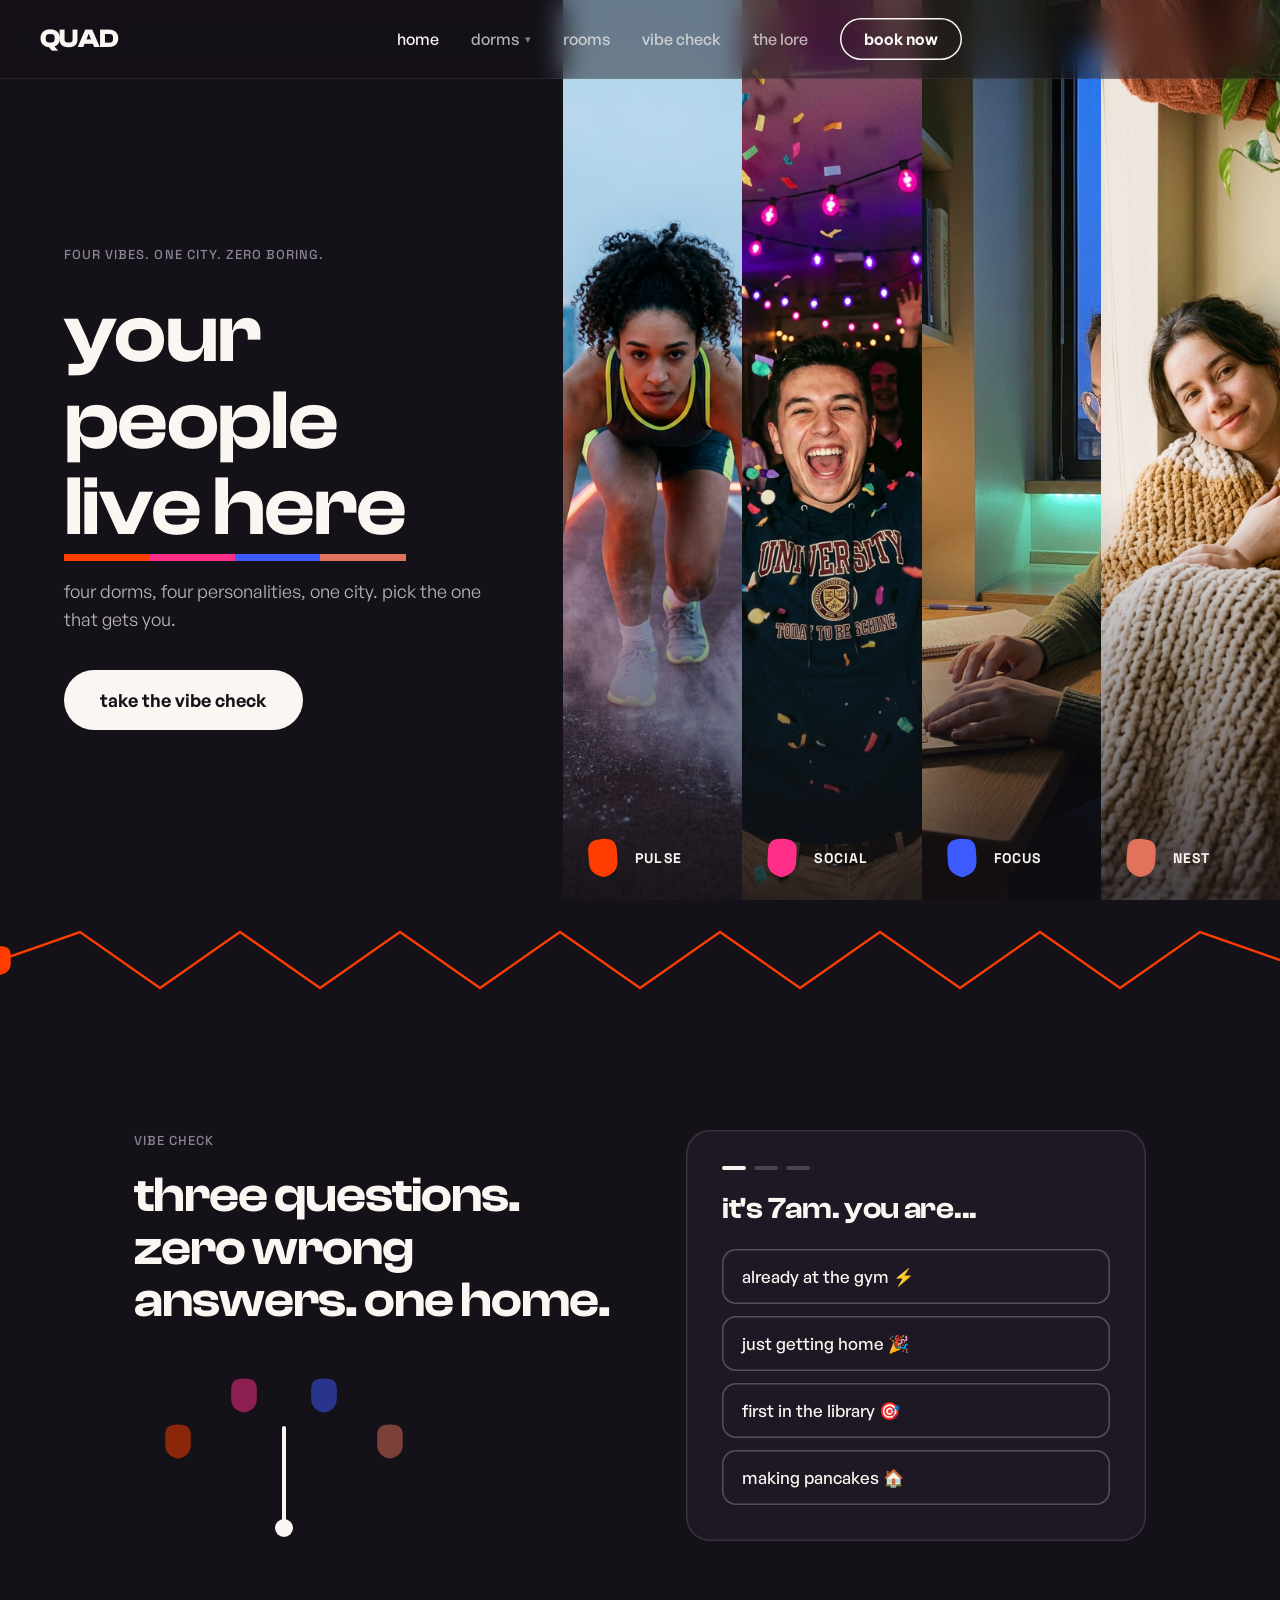
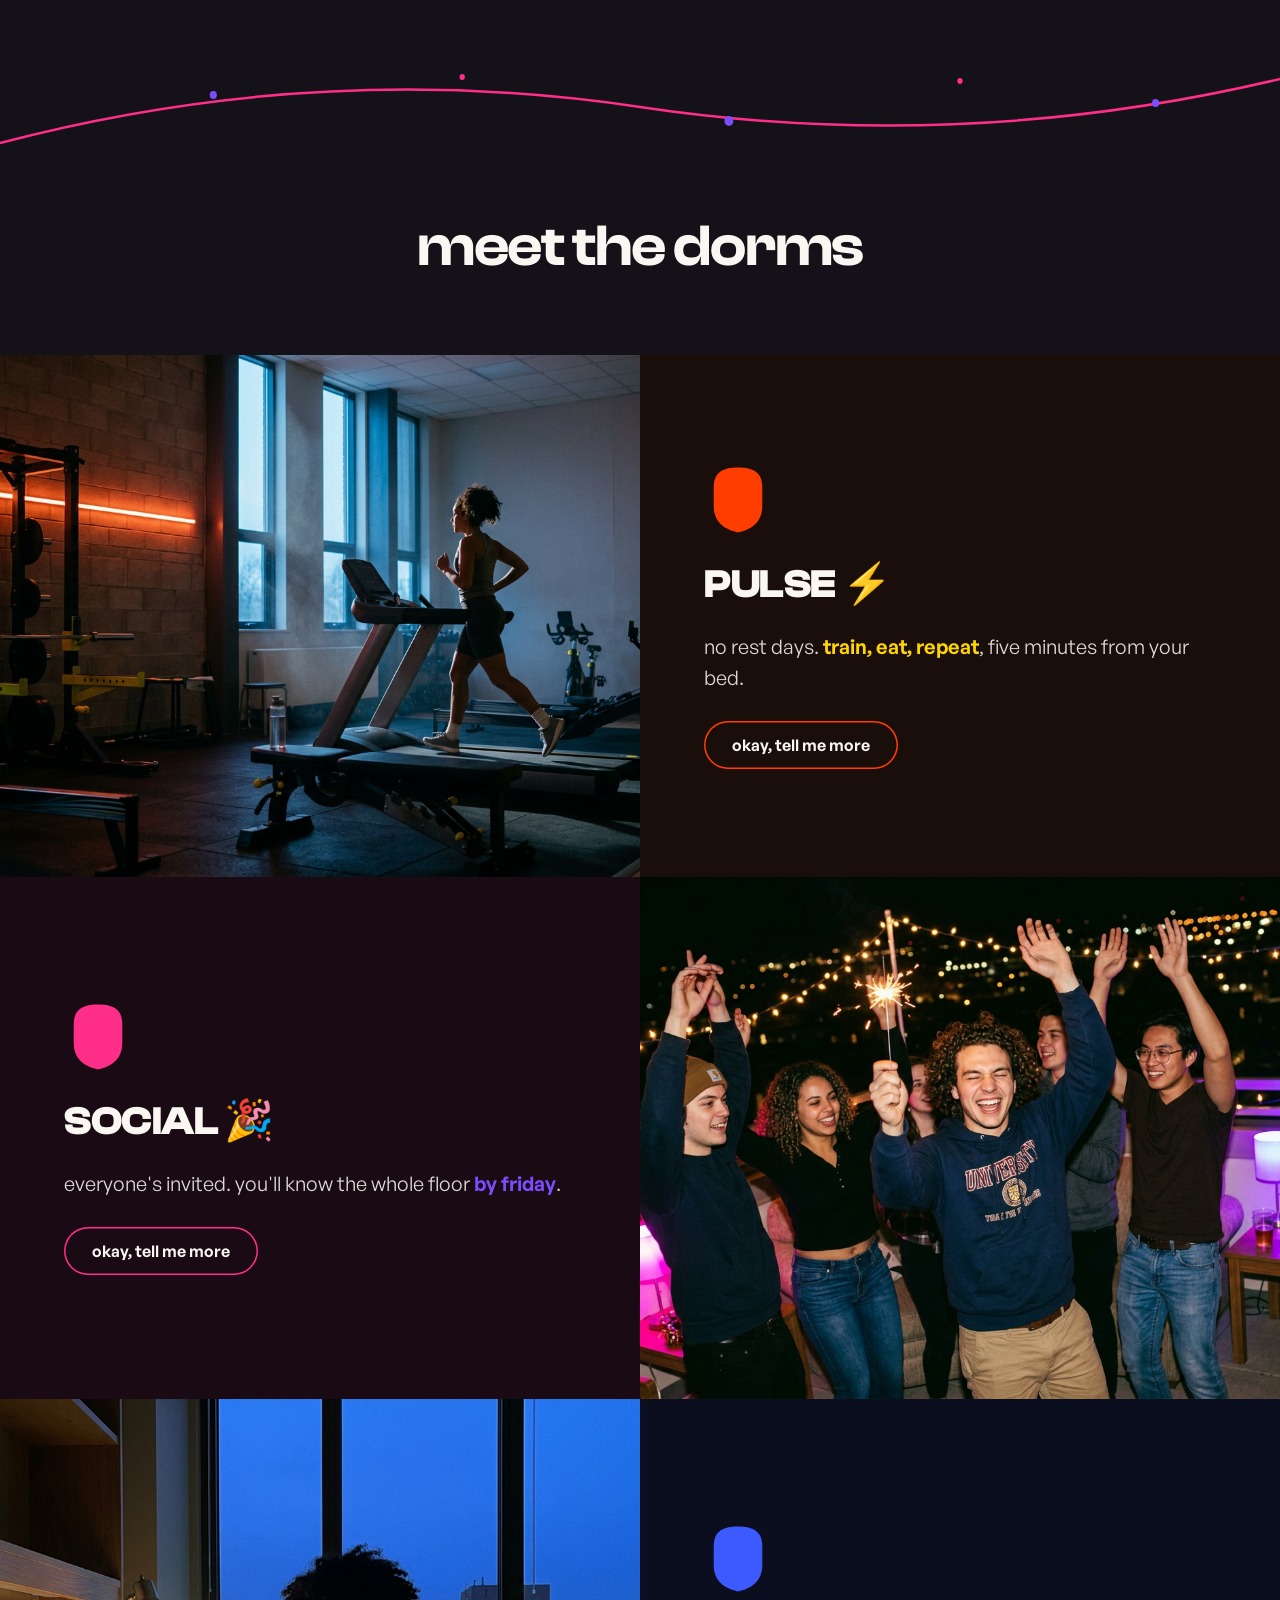
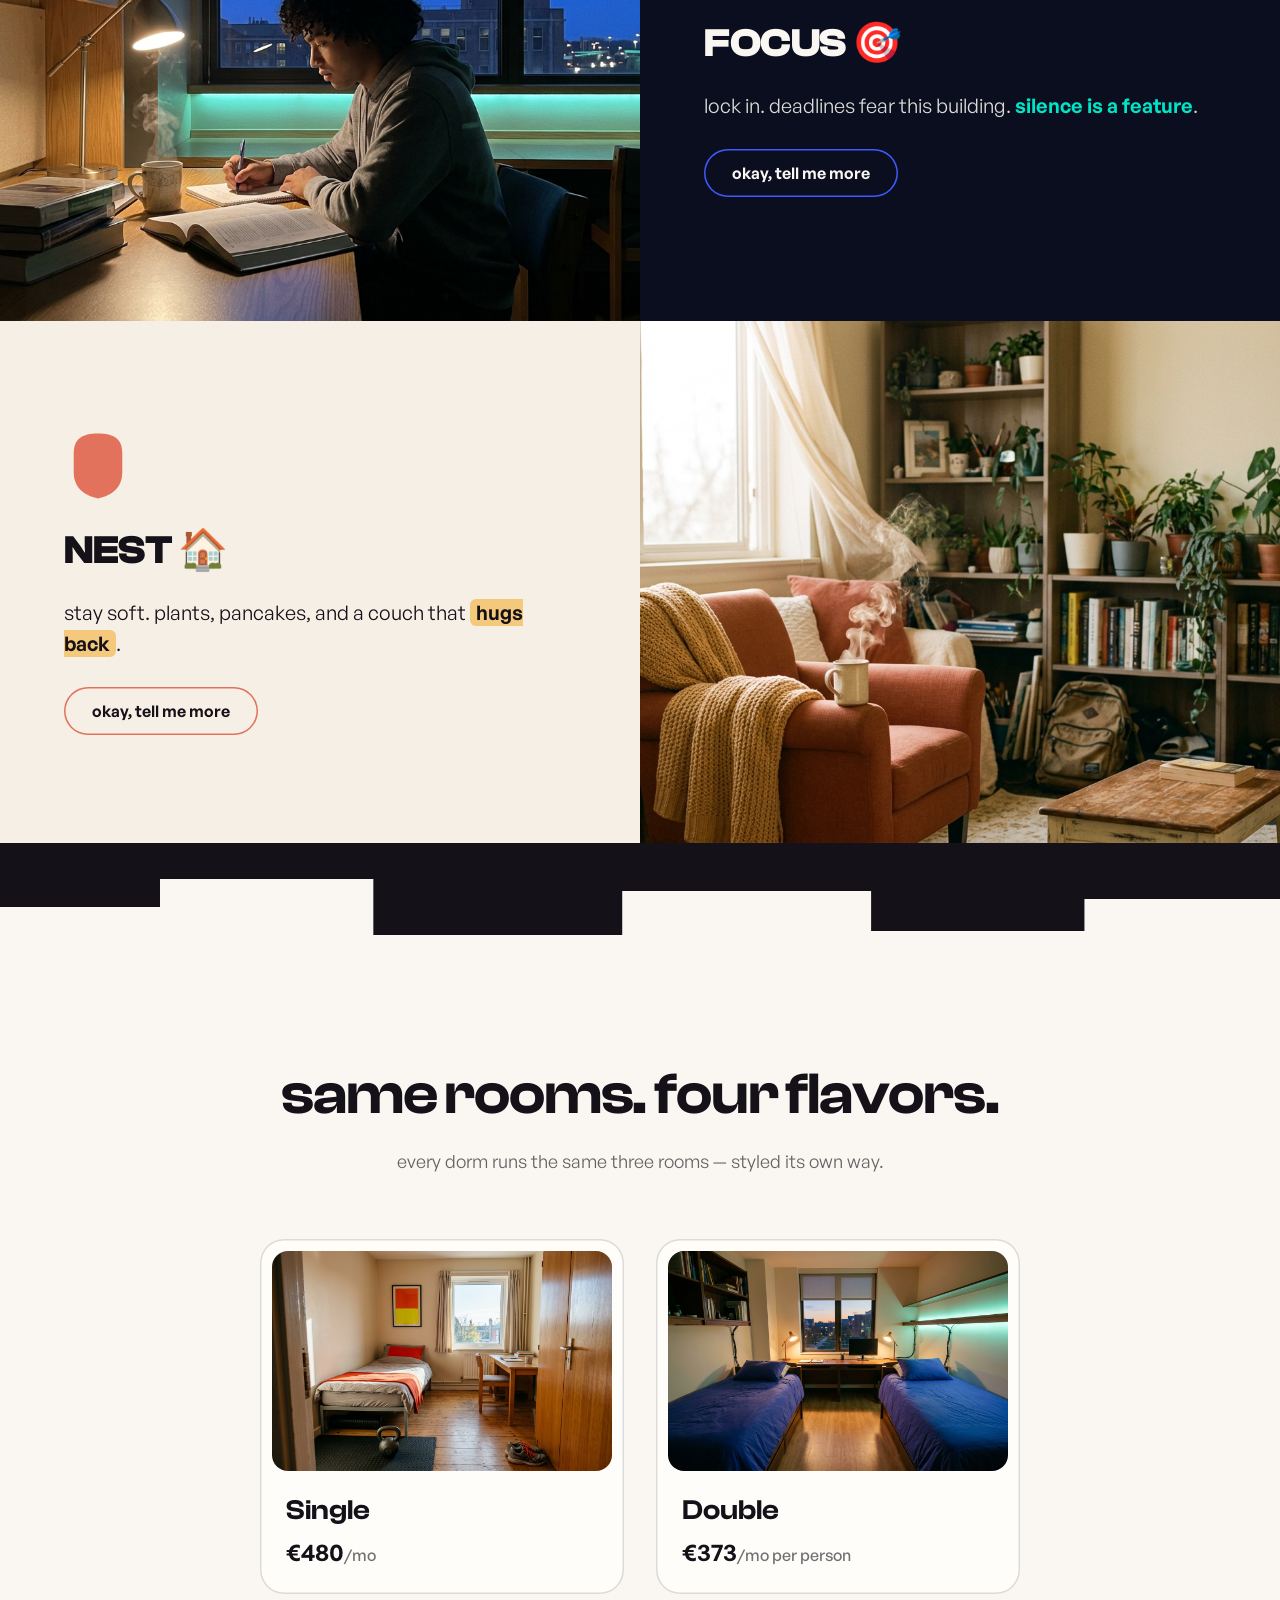
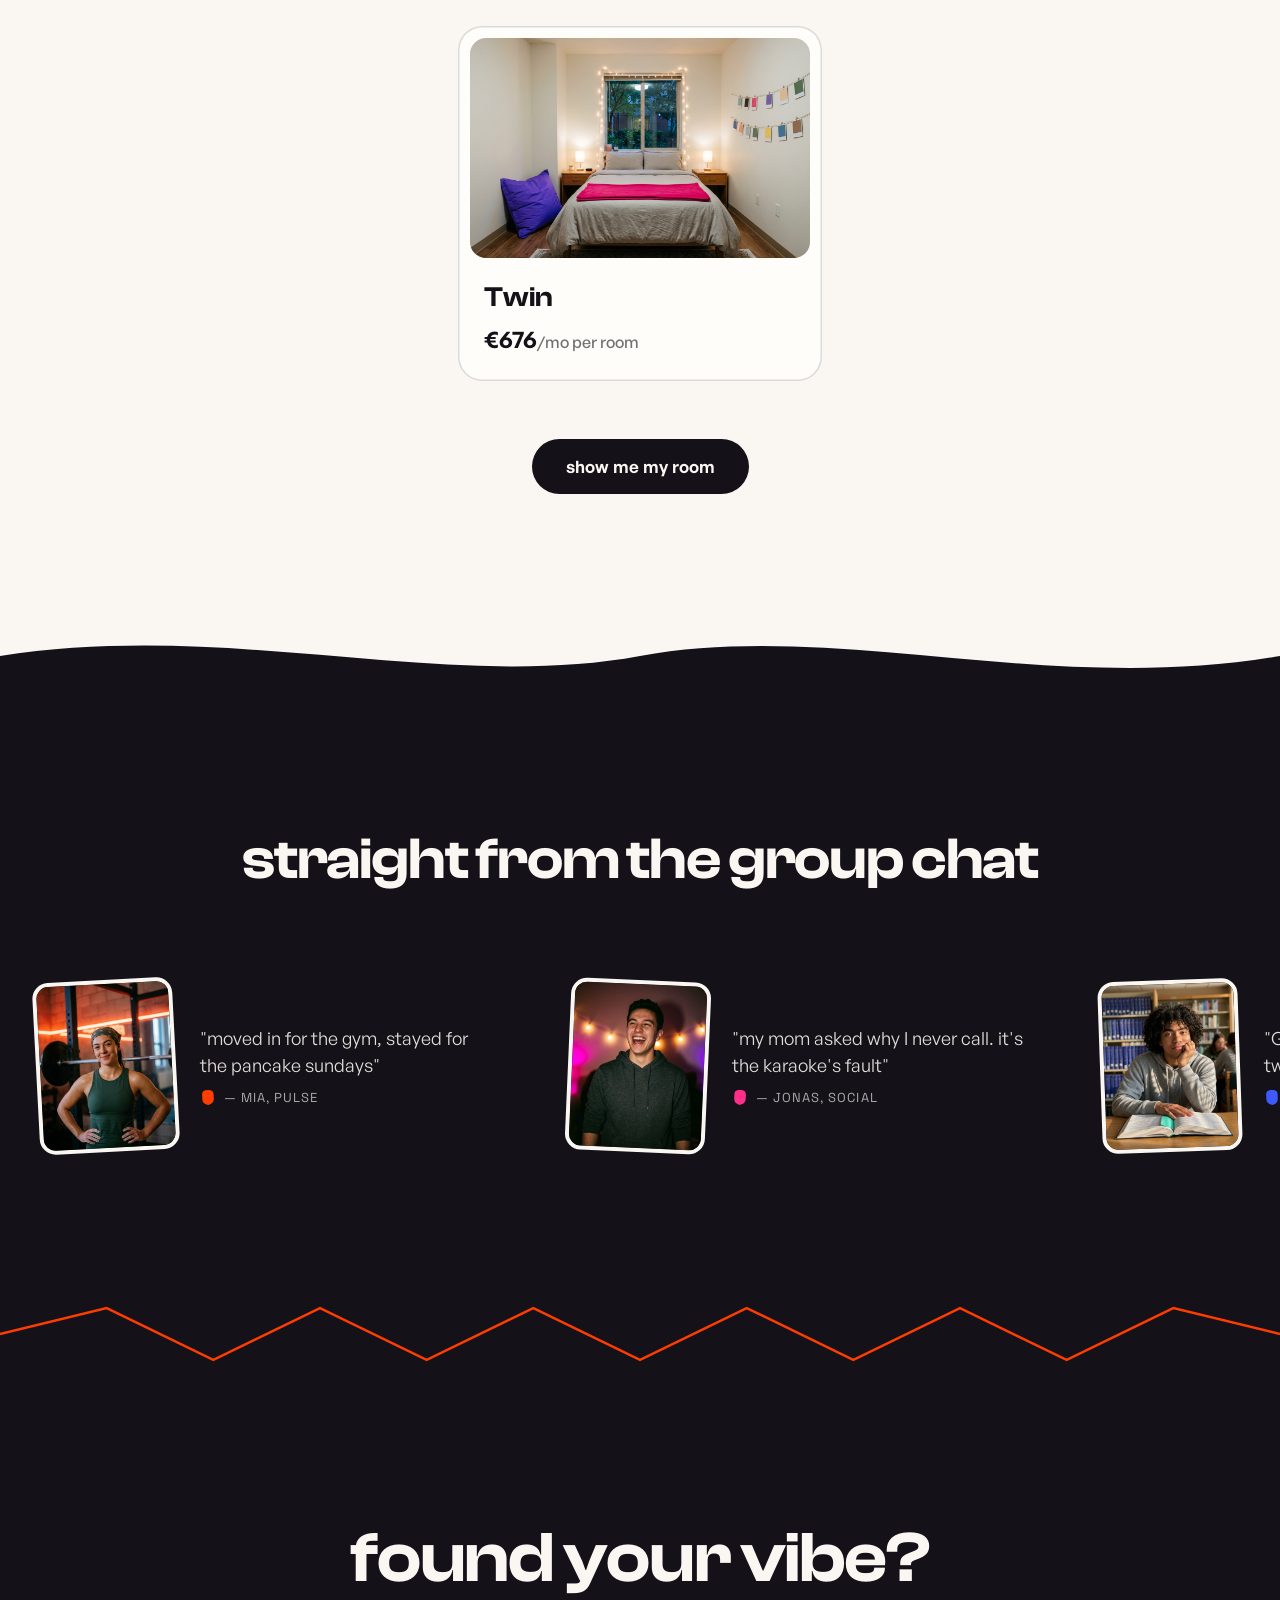
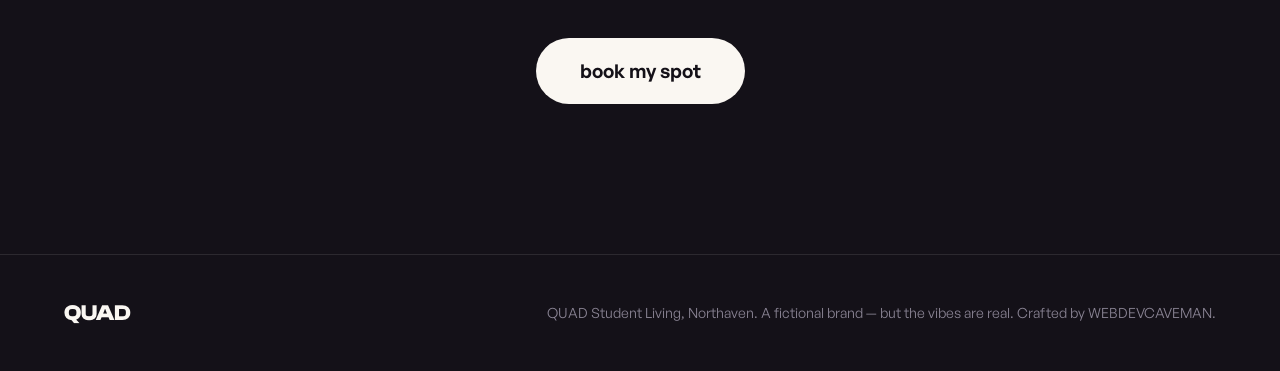
<file: index.html>
<!DOCTYPE html>
<html lang="en">
<head>
<meta charset="utf-8">
<meta name="viewport" content="width=device-width, initial-scale=1">
<title>QUAD — four vibes. one city.</title>
<meta name="description" content="Four dorms, four personalities, one city. Pick the one that gets you.">
<link rel="stylesheet" href="styles.css?v=6">
</head>
<body data-page="home" data-theme="dark">

<!-- nav injected by quad.js -->

<div class="home-hero">
  <header class="home-hero__text">
    <p class="eyebrow">Four vibes. One city. Zero boring.</p>
    <h1 class="home-hero__title">your people <span class="home-hero__accent">live here</span></h1>
    <p class="home-hero__lede">four dorms, four personalities, one city. pick the one that gets you.</p>
    <div style="display:flex;margin-top:8px;">
      <a href="vibe-check.html" class="btn btn--solid">take the vibe check</a>
    </div>
  </header>
  <div class="home-hero__panels">
    <a href="pulse.html" class="panel panel--pulse" aria-label="Pulse dorm">
      <div class="panel__img"><img src="assets/images/home-hero-pulse.png" alt="Runners charging down a rooftop track at sunrise"></div>
      <div class="panel__shade"></div><div class="panel__flood"></div>
      <div class="panel__label"><img src="assets/crests/crest-pulse-mono.svg?v=4" alt="" style="transform:rotate(-4deg)"><span>Pulse</span></div>
    </a>
    <a href="social.html" class="panel panel--social" aria-label="Social dorm">
      <div class="panel__img"><img src="assets/images/home-hero-social.png" alt="Friends mid-laugh at a rooftop party strung with lights"></div>
      <div class="panel__shade"></div><div class="panel__flood"></div>
      <div class="panel__label"><img src="assets/crests/crest-social-mono.svg?v=4" alt="" style="transform:rotate(3deg)"><span>Social</span></div>
    </a>
    <a href="focus.html" class="panel panel--focus" aria-label="Focus dorm">
      <div class="panel__img"><img src="assets/images/home-hero-focus.png" alt="A student locked in at a glowing study booth after dark"></div>
      <div class="panel__shade"></div><div class="panel__flood"></div>
      <div class="panel__label"><img src="assets/crests/crest-focus-mono.svg?v=4" alt="" style="transform:rotate(-3deg)"><span>Focus</span></div>
    </a>
    <a href="nest.html" class="panel panel--nest" aria-label="Nest dorm">
      <div class="panel__img"><img src="assets/images/home-hero-nest.png" alt="A sunlit lounge overflowing with plants and blankets"></div>
      <div class="panel__shade"></div><div class="panel__flood"></div>
      <div class="panel__label"><img src="assets/crests/crest-nest-mono.svg?v=4" alt="" style="transform:rotate(4deg)"><span>Nest</span></div>
    </a>
  </div>
</div>

<!-- divider: pulse zigzag -->
<div class="divider">
  <svg viewBox="0 0 1440 120" preserveAspectRatio="none" aria-hidden="true">
    <path data-motion d="M0 60 L90 32 L180 88 L270 32 L360 88 L450 32 L540 88 L630 32 L720 88 L810 32 L900 88 L990 32 L1080 88 L1170 32 L1260 88 L1350 32 L1440 60" fill="none" stroke="#FF3D00" stroke-width="2.5"></path>
  </svg>
  <img class="divider__traveler" src="assets/crests/crest-pulse-mono.svg?v=4" alt="">
</div>

<!-- vibe check teaser -->
<section id="vibe-check" class="teaser">
  <div class="teaser__intro">
    <p class="eyebrow">vibe check</p>
    <h2 class="teaser__h2">three questions. zero wrong answers. one home.</h2>
    <div class="gauge" aria-hidden="true">
      <img class="gauge__pulse"  src="assets/crests/crest-pulse-mono.svg?v=4"  alt="">
      <img class="gauge__social" src="assets/crests/crest-social-mono.svg?v=4" alt="">
      <img class="gauge__focus"  src="assets/crests/crest-focus-mono.svg?v=4"  alt="">
      <img class="gauge__nest"   src="assets/crests/crest-nest-mono.svg?v=4"   alt="">
      <div class="gauge__needle"></div>
      <div class="gauge__hub"></div>
    </div>
  </div>
  <div class="teaser__panel">
    <div class="quiz-card" data-quiz-card>
      <div class="quiz-dots" aria-hidden="true"><span></span><span></span><span></span></div>
      <h3 data-quiz-title></h3>
      <div class="quiz-answers" data-quiz-answers></div>
    </div>
    <div class="quiz-result" data-quiz-result hidden>
      <div class="quiz-result__glow" data-quiz-glow aria-hidden="true"></div>
      <div class="quiz-result__card">
        <p class="eyebrow">okay. we see you.</p>
        <div class="quiz-result__crest shield" role="img" data-quiz-crest></div>
        <h3>this is your place.</h3>
        <a class="quiz-result__cta" data-quiz-link href="#">okay, tell me more</a>
        <button class="quiz-result__restart" data-quiz-restart aria-label="start over">↺</button>
      </div>
    </div>
  </div>
</section>

<!-- divider: social confetti wave -->
<div class="divider">
  <svg viewBox="0 0 1440 120" preserveAspectRatio="none" aria-hidden="true">
    <path data-motion d="M0 92 Q360 8 720 56 T1440 28" fill="none" stroke="#FF2E88" stroke-width="2.5"></path>
    <circle cx="240" cy="44" r="4" fill="#7C4DFF"></circle><circle cx="520" cy="26" r="3" fill="#FF2E88"></circle><circle cx="820" cy="70" r="5" fill="#7C4DFF"></circle><circle cx="1080" cy="30" r="3" fill="#FF2E88"></circle><circle cx="1300" cy="52" r="4" fill="#7C4DFF"></circle>
  </svg>
  <img class="divider__traveler" src="assets/crests/crest-social-mono.svg?v=4" alt="">
</div>

<!-- meet the dorms -->
<div id="dorms">
  <h2 class="dorms__h2">meet the dorms</h2>

  <section class="dormrow dormrow--pulse">
    <div class="dormrow__media"><img src="assets/images/dorm-pulse-hero.png" alt="The Pulse dorm crew mid-run on the rooftop track"></div>
    <div class="dormrow__body">
      <span class="dormrow__crest shield shield--pulse" role="img" aria-label="Pulse"></span>
      <h3>PULSE ⚡</h3>
      <p>no rest days. <span class="hl-pulse">train, eat, repeat</span>, five minutes from your bed.</p>
      <a href="pulse.html" class="dorm-cta dorm-cta--pulse">okay, tell me more</a>
    </div>
  </section>

  <section class="dormrow dormrow--social dormrow--rev">
    <div class="dormrow__media"><img src="assets/images/dorm-social-hero.png" alt="A Social dorm rooftop party in full swing"></div>
    <div class="dormrow__body">
      <span class="dormrow__crest shield shield--social" role="img" aria-label="Social"></span>
      <h3>SOCIAL 🎉</h3>
      <p>everyone's invited. you'll know the whole floor <span class="hl-social">by friday</span>.</p>
      <a href="social.html" class="dorm-cta dorm-cta--social">okay, tell me more</a>
    </div>
  </section>

  <section class="dormrow dormrow--focus">
    <div class="dormrow__media"><img src="assets/images/dorm-focus-hero.png" alt="Focus dorm study lounge glowing at night"></div>
    <div class="dormrow__body">
      <span class="dormrow__crest shield shield--focus" role="img" aria-label="Focus"></span>
      <h3>FOCUS 🎯</h3>
      <p>lock in. deadlines fear this building. <span class="hl-focus">silence is a feature</span>.</p>
      <a href="focus.html" class="dorm-cta dorm-cta--focus">okay, tell me more</a>
    </div>
  </section>

  <section class="dormrow dormrow--nest dormrow--rev">
    <div class="dormrow__media"><img src="assets/images/dorm-nest-hero.png" alt="The Nest dorm lounge, warm light and a wall of plants"></div>
    <div class="dormrow__body">
      <span class="dormrow__crest shield shield--nest" role="img" aria-label="Nest"></span>
      <h3>NEST 🏠</h3>
      <p>stay soft. plants, pancakes, and a couch that <span class="hl-nest">hugs back</span>.</p>
      <a href="nest.html" class="dorm-cta dorm-cta--nest">okay, tell me more</a>
    </div>
  </section>
</div>

<!-- divider: focus steps -->
<div class="divider">
  <svg viewBox="0 0 1440 120" preserveAspectRatio="none" aria-hidden="true">
    <path d="M0 64 H180 V36 H420 V92 H700 V48 H980 V88 H1220 V56 H1440 V120 H0 Z" fill="#FAF7F2"></path>
    <path data-motion d="M0 64 H180 V36 H420 V92 H700 V48 H980 V88 H1220 V56 H1440" fill="none" stroke="none"></path>
  </svg>
  <img class="divider__traveler" src="assets/crests/crest-focus-mono.svg?v=4" alt="">
</div>

<!-- rooms digest -->
<section class="rooms">
  <h2 class="rooms__h2">same rooms. four flavors.</h2>
  <p class="rooms__sub">every dorm runs the same three rooms — styled its own way.</p>
  <div class="rooms__grid">
    <div class="room-card">
      <img src="assets/images/room-single-pulse.png" alt="A single room styled the Pulse way">
      <div class="room-card__body"><h3>Single</h3>
        <p class="room-card__price">€<span data-countup="540">540</span><small>/mo</small></p></div>
    </div>
    <div class="room-card">
      <img src="assets/images/room-double-focus.png" alt="A double room styled the Focus way">
      <div class="room-card__body"><h3>Double</h3>
        <p class="room-card__price">€<span data-countup="420">420</span><small>/mo per person</small></p></div>
    </div>
    <div class="room-card">
      <img src="assets/images/room-twin-social.png" alt="A twin room styled the Social way">
      <div class="room-card__body"><h3>Twin</h3>
        <p class="room-card__price">€<span data-countup="760">760</span><small>/mo per room</small></p></div>
    </div>
  </div>
  <a href="room-single.html" class="btn btn--ink">show me my room</a>
</section>

<!-- divider: nest wave -->
<div class="divider">
  <svg viewBox="0 0 1440 120" preserveAspectRatio="none" aria-hidden="true">
    <path d="M0 0 H1440 V52 C1180 92 940 16 720 52 C500 88 260 16 0 52 Z" fill="#FAF7F2"></path>
    <path data-motion d="M0 52 C260 16 500 88 720 52 C940 16 1180 92 1440 52" fill="none" stroke="none"></path>
  </svg>
  <img class="divider__traveler" src="assets/crests/crest-nest-mono.svg?v=4" alt="">
</div>

<!-- group chat marquee -->
<section class="marquee-sec">
  <h2 class="marquee-sec__h2">straight from the group chat</h2>
  <div class="marquee">
    <div class="marquee__track" data-marquee>
      <div class="quote quote--r1">
        <img src="assets/images/dorm-pulse-people-01.png" alt="Mia from Pulse, grinning after a workout">
        <div class="quote__body"><p class="quote__text">"moved in for the gym, stayed for the pancake sundays"</p>
          <p class="quote__who"><img src="assets/crests/crest-pulse-mono.svg?v=4" alt="">— Mia, Pulse</p></div>
      </div>
      <div class="quote quote--r2">
        <img src="assets/images/dorm-social-people-01.png" alt="Jonas from Social, mid-karaoke">
        <div class="quote__body"><p class="quote__text">"my mom asked why I never call. it's the karaoke's fault"</p>
          <p class="quote__who"><img src="assets/crests/crest-social-mono.svg?v=4" alt="">— Jonas, Social</p></div>
      </div>
      <div class="quote quote--r3">
        <img src="assets/images/dorm-focus-people-01.png" alt="Priya from Focus, headphones on, thriving">
        <div class="quote__body"><p class="quote__text">"GPA up, cortisol down. that's the tweet"</p>
          <p class="quote__who"><img src="assets/crests/crest-focus-mono.svg?v=4" alt="">— Priya, Focus</p></div>
      </div>
      <div class="quote quote--r4">
        <img src="assets/images/dorm-nest-people-01.png" alt="Alex from Nest with a few of the fourteen plants">
        <div class="quote__body"><p class="quote__text">"I have 14 plants now. no regrets"</p>
          <p class="quote__who"><img src="assets/crests/crest-nest-mono.svg?v=4" alt="">— Alex, Nest</p></div>
      </div>
      <!-- duplicate set for seamless loop -->
      <div class="quote quote--r1" aria-hidden="true">
        <img src="assets/images/dorm-pulse-people-01.png" alt="">
        <div class="quote__body"><p class="quote__text">"moved in for the gym, stayed for the pancake sundays"</p>
          <p class="quote__who"><img src="assets/crests/crest-pulse-mono.svg?v=4" alt="">— Mia, Pulse</p></div>
      </div>
      <div class="quote quote--r2" aria-hidden="true">
        <img src="assets/images/dorm-social-people-01.png" alt="">
        <div class="quote__body"><p class="quote__text">"my mom asked why I never call. it's the karaoke's fault"</p>
          <p class="quote__who"><img src="assets/crests/crest-social-mono.svg?v=4" alt="">— Jonas, Social</p></div>
      </div>
      <div class="quote quote--r3" aria-hidden="true">
        <img src="assets/images/dorm-focus-people-01.png" alt="">
        <div class="quote__body"><p class="quote__text">"GPA up, cortisol down. that's the tweet"</p>
          <p class="quote__who"><img src="assets/crests/crest-focus-mono.svg?v=4" alt="">— Priya, Focus</p></div>
      </div>
      <div class="quote quote--r4" aria-hidden="true">
        <img src="assets/images/dorm-nest-people-01.png" alt="">
        <div class="quote__body"><p class="quote__text">"I have 14 plants now. no regrets"</p>
          <p class="quote__who"><img src="assets/crests/crest-nest-mono.svg?v=4" alt="">— Alex, Nest</p></div>
      </div>
    </div>
  </div>
</section>

<!-- divider: pulse zigzag -->
<div class="divider">
  <svg viewBox="0 0 1440 120" preserveAspectRatio="none" aria-hidden="true">
    <path data-motion d="M0 60 L120 34 L240 86 L360 34 L480 86 L600 34 L720 86 L840 34 L960 86 L1080 34 L1200 86 L1320 34 L1440 60" fill="none" stroke="#FF3D00" stroke-width="2.5"></path>
  </svg>
  <img class="divider__traveler" src="assets/crests/crest-pulse-mono.svg?v=4" alt="">
</div>

<!-- book CTA -->
<section class="book-cta">
  <h2>found your vibe?</h2>
  <a href="book.html" class="btn btn--solid">book my spot</a>
</section>

<!-- footer injected by quad.js -->

<script src="quad-nav.js?v=6"></script>
<script src="quad.js?v=6"></script>
<script>
/* Home vibe-check teaser — 3-question mini quiz, weighted needle, winner links to dorm page. */
(function () {
  var DORMS = { Pulse:'#FF3D00', Social:'#FF2E88', Focus:'#3D5AFE', Nest:'#E2725B' };
  var ANGLES = { Pulse:-54, Social:-18, Focus:18, Nest:54 };
  var QUESTIONS = [
    { t:"it's 7am. you are...", a:[
      {t:'already at the gym ⚡',d:'Pulse'},{t:'just getting home 🎉',d:'Social'},
      {t:'first in the library 🎯',d:'Focus'},{t:'making pancakes 🏠',d:'Nest'}] },
    { t:"your roommate's dream trait:", a:[
      {t:'spots me',d:'Pulse'},{t:'knows everyone',d:'Social'},
      {t:'respects headphones',d:'Focus'},{t:'waters the plants',d:'Nest'}] },
    { t:'friday night, honestly:', a:[
      {t:'leg day',d:'Pulse'},{t:"EVERYONE'S invited",d:'Social'},
      {t:'lock in',d:'Focus'},{t:'blanket burrito',d:'Nest'}] }
  ];
  var reduced = matchMedia('(prefers-reduced-motion: reduce)').matches;
  var card = document.querySelector('[data-quiz-card]');
  var title = document.querySelector('[data-quiz-title]');
  var answers = document.querySelector('[data-quiz-answers]');
  var dots = document.querySelectorAll('.quiz-dots span');
  var result = document.querySelector('[data-quiz-result]');
  var glow = document.querySelector('[data-quiz-glow]');
  var crestBox = document.querySelector('[data-quiz-crest]');
  var link = document.querySelector('[data-quiz-link]');
  var needle = document.querySelector('.gauge__needle');
  var gaugeImg = {
    Pulse: document.querySelector('.gauge__pulse'), Social: document.querySelector('.gauge__social'),
    Focus: document.querySelector('.gauge__focus'), Nest: document.querySelector('.gauge__nest')
  };
  var idx = 0, scores = { Pulse:0, Social:0, Focus:0, Nest:0 }, flying = false;

  function render() {
    // gauge
    var total = 0, k; for (k in scores) total += scores[k];
    var ang = 0;
    if (total) { var sum = 0; for (k in scores) sum += scores[k]*ANGLES[k]; ang = Math.round(sum/total); }
    needle.style.transform = 'rotate(' + ang + 'deg)';
    var best = -1, winner = 'Pulse'; for (k in scores) if (scores[k] > best) { best = scores[k]; winner = k; }
    var leaders = []; if (total) for (k in scores) if (scores[k] === best) leaders.push(k);
    for (k in gaugeImg) gaugeImg[k].classList.toggle('is-leader', leaders.indexOf(k) !== -1);

    if (idx < 3) {
      var q = QUESTIONS[idx];
      title.textContent = q.t;
      answers.innerHTML = '';
      q.a.forEach(function (x) {
        var b = document.createElement('button');
        b.textContent = x.t;
        b.addEventListener('click', function () { pick(x.d); });
        answers.appendChild(b);
      });
      dots.forEach(function (d, i) { d.classList.toggle('on', i <= idx); });
    } else {
      card.hidden = true; result.hidden = false;
      glow.style.background = 'radial-gradient(circle at 50% 40%,' + DORMS[winner] + ' 0%,rgba(20,17,24,0) 70%)';
      crestBox.style.color = DORMS[winner];
      crestBox.setAttribute('aria-label', winner);
      link.href = winner.toLowerCase() + '.html';
    }
  }
  function pick(dorm) {
    if (flying) return;
    scores[dorm]++;
    if (reduced) { idx++; render(); return; }
    flying = true; card.classList.add('is-flying');
    setTimeout(function () { idx++; flying = false; card.classList.remove('is-flying'); render(); }, 380);
  }
  document.querySelector('[data-quiz-restart]').addEventListener('click', function () {
    idx = 0; scores = { Pulse:0, Social:0, Focus:0, Nest:0 }; flying = false;
    result.hidden = true; card.hidden = false; card.classList.remove('is-flying'); render();
  });
  render();
})();
</script>
</body>
</html>
</file>
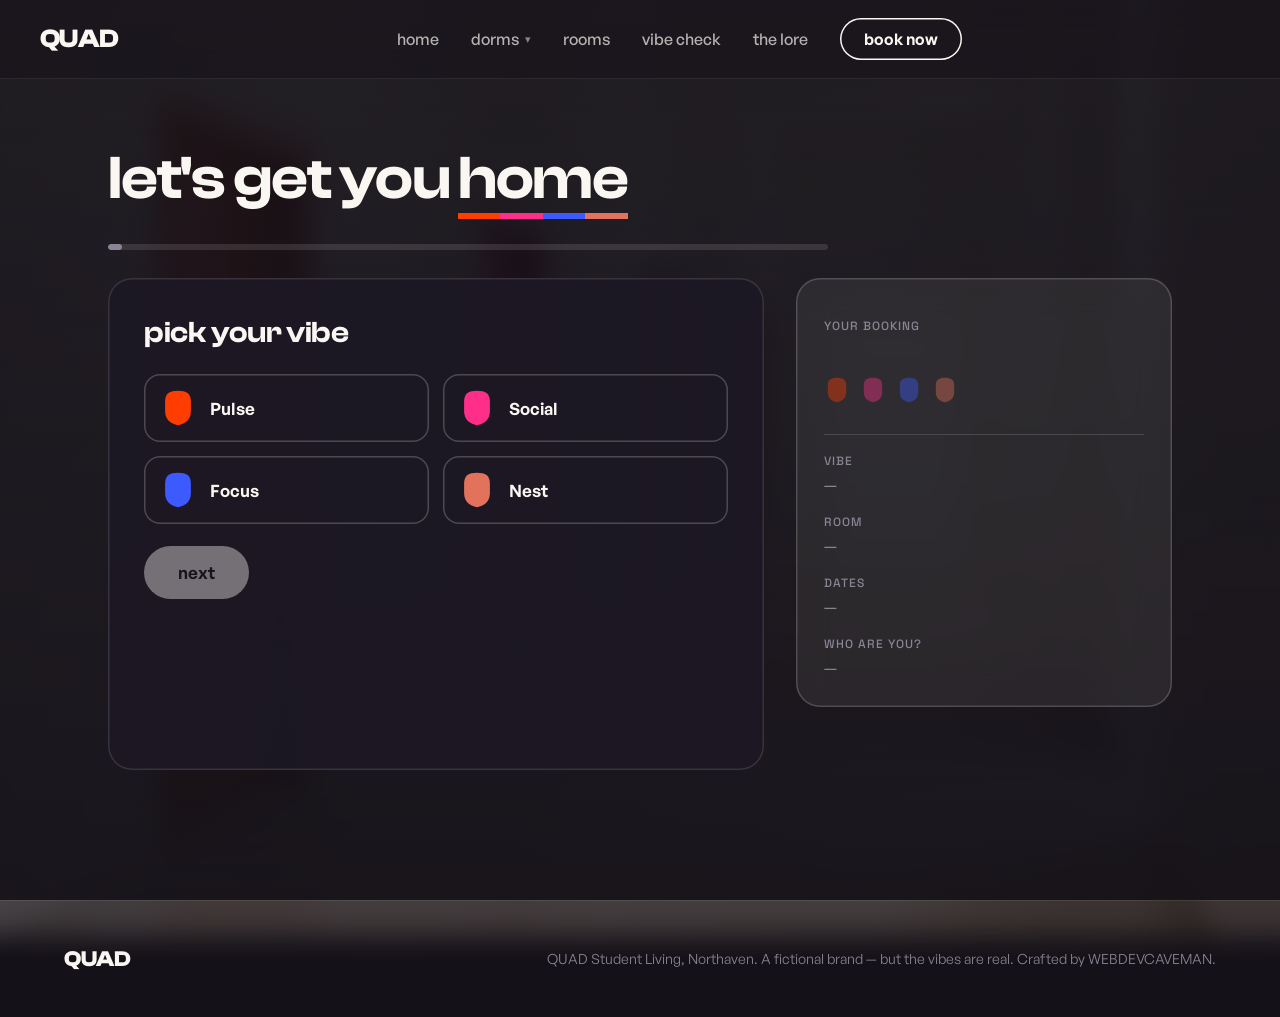
<file: book.html>
<!DOCTYPE html>
<html lang="en">
<head>
<meta charset="utf-8">
<meta name="viewport" content="width=device-width, initial-scale=1">
<title>QUAD — book your spot</title>
<meta name="description" content="Pick your vibe, room, and dates. Demo booking — no data leaves the page.">
<link rel="stylesheet" href="styles.css?v=6">
</head>
<body data-page="book" data-theme="dark" style="overflow-x:hidden">

<img class="book-bg" src="assets/images/booking-bg.png" alt="" aria-hidden="true">
<div class="book-scrim" aria-hidden="true"></div>

<main class="book-main">
  <h1 class="book-h1">let's get you <span class="book-accent" data-baccent>home</span></h1>
  <div class="book-progress"><div class="book-progress__bar" data-bprog></div></div>

  <div class="book-cols">
    <div class="book-card">
      <div class="book-step active" data-step="0">
        <h2>pick your vibe</h2>
        <div class="book-choices" role="group" aria-label="pick your vibe">
          <button class="book-choice" data-bdorm="pulse"><img src="assets/crests/crest-pulse-compact.svg?v=4" alt="">Pulse</button>
          <button class="book-choice" data-bdorm="social"><img src="assets/crests/crest-social-compact.svg?v=4" alt="">Social</button>
          <button class="book-choice" data-bdorm="focus"><img src="assets/crests/crest-focus-compact.svg?v=4" alt="">Focus</button>
          <button class="book-choice" data-bdorm="nest"><img src="assets/crests/crest-nest-compact.svg?v=4" alt="">Nest</button>
        </div>
        <button class="book-next" data-bnext disabled>next</button>
      </div>

      <div class="book-step" data-step="1">
        <h2>pick your room</h2>
        <div class="book-choices book-choices--room" role="group" aria-label="pick your room">
          <button class="book-choice book-choice--room" data-broom="Single"><span class="rname">Single</span><span class="rprice">€540/mo</span></button>
          <button class="book-choice book-choice--room" data-broom="Double"><span class="rname">Double</span><span class="rprice">€420/mo per person</span></button>
          <button class="book-choice book-choice--room" data-broom="Twin"><span class="rname">Twin</span><span class="rprice">€760/mo per room</span></button>
        </div>
        <img class="book-roomimg" data-broomimg src="assets/images/room-single-pulse.png" alt="the room you picked, styled your way">
        <div class="book-row">
          <button class="book-back" data-bback aria-label="back">←</button>
          <button class="book-next" data-bnext disabled>next</button>
        </div>
      </div>

      <div class="book-step" data-step="2">
        <h2>pick your dates</h2>
        <div class="book-dates">
          <label class="book-field">from<input class="book-input" data-bfrom type="date"></label>
          <label class="book-field">to<input class="book-input" data-bto type="date"></label>
        </div>
        <div class="book-row">
          <button class="book-back" data-bback aria-label="back">←</button>
          <button class="book-next" data-bnext disabled>almost there</button>
        </div>
      </div>

      <div class="book-step" data-step="3">
        <h2>who are you?</h2>
        <label class="book-field">your name<input class="book-input" data-bname type="text" autocomplete="off"></label>
        <label class="book-field">your email<input class="book-input" data-bemail type="email" autocomplete="off"></label>
        <div class="book-row">
          <button class="book-back" data-bback aria-label="back">←</button>
          <button class="book-next" data-bnext disabled>book it</button>
        </div>
      </div>

      <div class="book-done" data-step="4">
        <img src="assets/images/booking-success-meme.png" alt="the celebratory booking-success meme">
        <h2>booked! <span data-bdone style="color:#FFD600">(not really)</span></h2>
        <p>this is a demo — no rooms were harmed and no data left this page. but honestly? you'd love it here.</p>
        <button class="book-next" data-brestart style="opacity:1;align-self:center">run it back</button>
      </div>
    </div>

    <aside class="book-summary" aria-label="booking summary">
      <p class="book-summary__k">your booking</p>
      <div class="book-summary__pick">
        <div class="sum-empty" data-sum-empty>
          <img src="assets/crests/crest-pulse-mono.svg?v=4" alt=""><img src="assets/crests/crest-social-mono.svg?v=4" alt="">
          <img src="assets/crests/crest-focus-mono.svg?v=4" alt=""><img src="assets/crests/crest-nest-mono.svg?v=4" alt="">
        </div>
        <div class="sum-picked" data-sum-picked>
          <img data-sum-crest src="assets/crests/crest-pulse-compact.svg?v=4" alt=""><span data-sum-dorm>—</span>
        </div>
      </div>
      <div class="book-summary__hr"></div>
      <div class="book-summary__row"><span class="book-summary__k">vibe</span><p class="book-summary__v" data-sum-vibe>—</p></div>
      <div class="book-summary__row"><span class="book-summary__k">room</span><p class="book-summary__v" data-sum-room>—</p></div>
      <div class="book-summary__row"><span class="book-summary__k">dates</span><p class="book-summary__v" data-sum-dates>—</p></div>
      <div class="book-summary__row"><span class="book-summary__k">who are you?</span><p class="book-summary__v" data-sum-name>—</p></div>
    </aside>
  </div>
</main>

<script src="quad-nav.js?v=6"></script>
<script src="quad.js?v=6"></script>
<script>
/* Booking — 4-step demo flow, per-step validation, live summary. No network. */
(function () {
  var DORMS = { pulse:{lead:'#FF3D00',name:'Pulse'}, social:{lead:'#FF2E88',name:'Social'}, focus:{lead:'#3D5AFE',name:'Focus'}, nest:{lead:'#E2725B',name:'Nest'} };
  var ROOMS = { Single:{price:'€540/mo'}, Double:{price:'€420/mo per person'}, Twin:{price:'€760/mo per room'} };
  var s = { step:0, dorm:null, room:null, from:'', to:'', name:'', email:'' };
  var $ = function (sel) { return document.querySelector(sel); };
  var $$ = function (sel) { return document.querySelectorAll(sel); };

  function canNext() {
    if (s.step === 0) return !!s.dorm;
    if (s.step === 1) return !!s.room;
    if (s.step === 2) return !!(s.from && s.to);
    if (s.step === 3) return s.name.trim().length > 0 && s.email.indexOf('@') !== -1;
    return false;
  }
  function apply() {
    var d = s.dorm ? DORMS[s.dorm] : null;
    $$('[data-step]').forEach(function (el) { el.classList.toggle('active', +el.dataset.step === s.step); });
    var prog = $('[data-bprog]');
    prog.style.width = (s.step === 0 ? 2 : s.step * 25) + '%';
    prog.style.background = d ? d.lead : '#8A8494';
    var acc = $('[data-baccent]');
    if (d) { acc.style.color = d.lead; acc.style.backgroundImage = 'linear-gradient(90deg,' + d.lead + ',' + d.lead + ')'; }
    else { acc.style.color = ''; acc.style.backgroundImage = ''; }
    $$('[data-bdorm]').forEach(function (el) {
      var on = el.dataset.bdorm === s.dorm;
      el.classList.toggle('sel', on);
      el.style.boxShadow = on ? 'inset 0 0 0 2.5px ' + DORMS[el.dataset.bdorm].lead : '';
      el.setAttribute('aria-pressed', on ? 'true' : 'false');
    });
    $$('[data-broom]').forEach(function (el) {
      var on = el.dataset.broom === s.room;
      el.classList.toggle('sel', on);
      el.style.boxShadow = on ? 'inset 0 0 0 2.5px ' + (d ? d.lead : '#FAF7F2') : '';
      el.setAttribute('aria-pressed', on ? 'true' : 'false');
    });
    var rimg = $('[data-broomimg]');
    if (s.room && s.dorm) { rimg.src = 'assets/images/room-' + s.room.toLowerCase() + '-' + s.dorm + '.png'; rimg.classList.add('show'); }
    else rimg.classList.remove('show');
    var curNext = $('[data-step="' + s.step + '"] [data-bnext]');
    if (curNext) curNext.disabled = !canNext();
    var done = $('[data-bdone]');
    if (d) done.style.color = d.lead === '#3D5AFE' ? '#00E5C7' : d.lead;
    $('[data-sum-empty]').style.display = s.dorm ? 'none' : 'flex';
    $('[data-sum-picked]').style.display = s.dorm ? 'flex' : 'none';
    if (s.dorm) $('[data-sum-crest]').src = 'assets/crests/crest-' + s.dorm + '-compact.svg?v=4';
    function set(sel, txt) { var el = $(sel); el.textContent = txt || '—'; el.style.color = txt ? '#FAF7F2' : 'rgba(250,247,242,.55)'; }
    set('[data-sum-dorm]', d ? d.name : '');
    set('[data-sum-vibe]', d ? d.name : '');
    set('[data-sum-room]', s.room ? s.room + ' · ' + ROOMS[s.room].price : '');
    set('[data-sum-dates]', s.from && s.to ? s.from + ' → ' + s.to : '');
    set('[data-sum-name]', s.name.trim());
  }

  $$('[data-bdorm]').forEach(function (el) { el.addEventListener('click', function () { s.dorm = el.dataset.bdorm; apply(); }); });
  $$('[data-broom]').forEach(function (el) { el.addEventListener('click', function () { s.room = el.dataset.broom; apply(); }); });
  $$('[data-bnext]').forEach(function (el) { el.addEventListener('click', function () { if (canNext()) { s.step++; apply(); } }); });
  $$('[data-bback]').forEach(function (el) { el.addEventListener('click', function () { if (s.step > 0) { s.step--; apply(); } }); });
  $('[data-brestart]').addEventListener('click', function () {
    s = { step:0, dorm:null, room:null, from:'', to:'', name:'', email:'' };
    ['bfrom','bto','bname','bemail'].forEach(function (k) { var el = $('[data-' + k + ']'); if (el) el.value = ''; });
    apply();
  });
  $('[data-bfrom]').addEventListener('input', function (e) { s.from = e.target.value; apply(); });
  $('[data-bto]').addEventListener('input', function (e) { s.to = e.target.value; apply(); });
  $('[data-bname]').addEventListener('input', function (e) { s.name = e.target.value; apply(); });
  $('[data-bemail]').addEventListener('input', function (e) { s.email = e.target.value; apply(); });
  apply();
})();
</script>
</body>
</html>
</file>
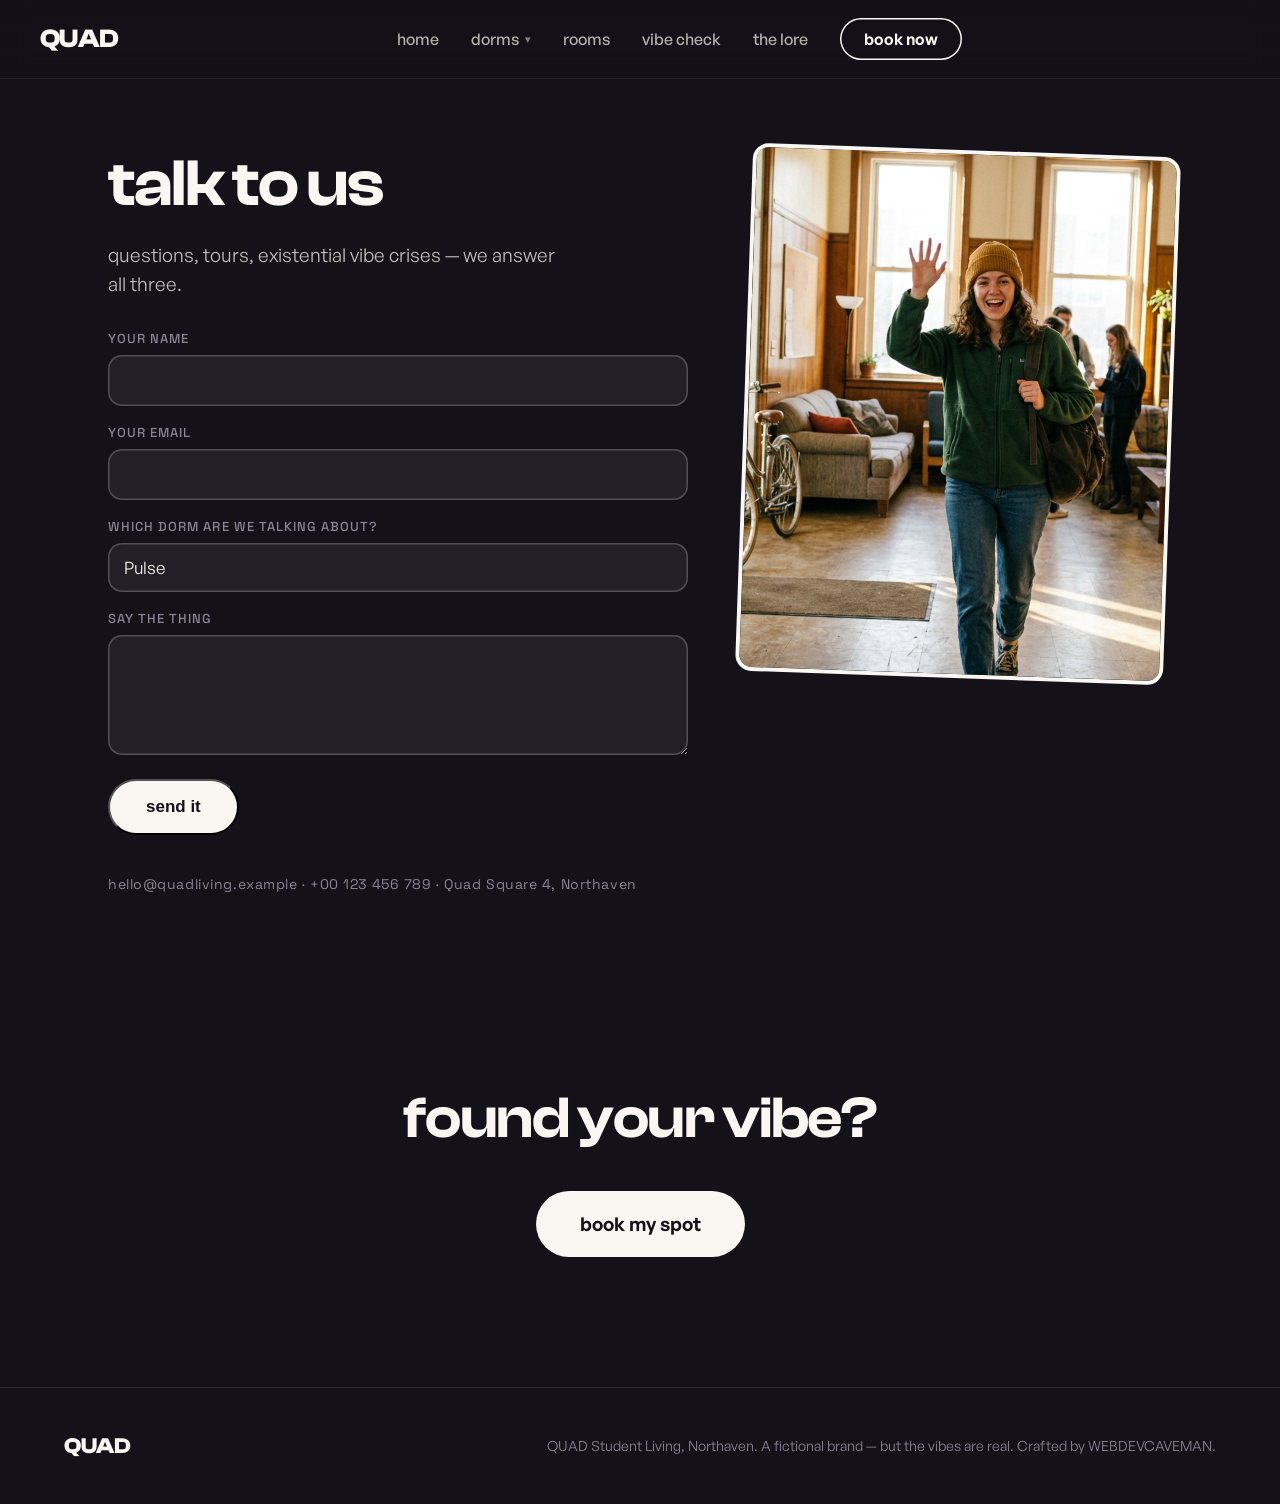
<file: contact.html>
<!DOCTYPE html>
<html lang="en">
<head>
<meta charset="utf-8">
<meta name="viewport" content="width=device-width, initial-scale=1">
<title>QUAD — talk to us</title>
<meta name="description" content="Questions, tours, existential vibe crises — we answer all three.">
<link rel="stylesheet" href="styles.css?v=6">
</head>
<body data-page="contact" data-theme="dark">

<main class="contact">
  <div class="contact__intro">
    <h1 class="contact__h1">talk to us</h1>
    <p class="contact__lede">questions, tours, existential vibe crises — we answer all three.</p>
    <form data-cform style="display:flex;flex-direction:column;gap:18px;margin-top:10px;">
      <label class="book-field" style="max-width:none">your name
        <input class="book-input" type="text" required autocomplete="off"></label>
      <label class="book-field" style="max-width:none">your email
        <input class="book-input" type="email" required autocomplete="off"></label>
      <label class="book-field" style="max-width:none">which dorm are we talking about?
        <select class="book-input" style="appearance:none">
          <option>Pulse</option><option>Social</option><option>Focus</option><option>Nest</option>
        </select></label>
      <label class="book-field" style="max-width:none">say the thing
        <textarea class="book-input" required rows="4" style="resize:vertical"></textarea></label>
      <button class="btn btn--solid" type="submit" style="align-self:flex-start;margin-top:6px;padding:16px 36px;font-size:17px">send it</button>
      <p class="contact__note" data-cdemo hidden>this is a demo — no rooms were harmed and no data left this page. but honestly? you'd love it here.</p>
    </form>
    <p style="margin:18px 0 0;font-family:var(--font-mono);font-size:14px;letter-spacing:.04em;color:var(--muted)">hello@quadliving.example · +00 123 456 789 · Quad Square 4, Northaven</p>
  </div>
  <img src="assets/images/contact-hero.png" alt="The QUAD front desk, someone already waving at you"
    style="flex:0 1 420px;width:min(420px,90vw);height:520px;object-fit:cover;border:4px solid var(--paper);border-radius:16px;transform:rotate(2deg);transition:transform .35s"
    onmouseover="this.style.transform='rotate(0deg) scale(1.02)'" onmouseout="this.style.transform='rotate(2deg)'">
</main>

<section class="book-cta" style="padding:90px 40px 130px">
  <h2 style="font-size:clamp(44px,4.6vw,64px)">found your vibe?</h2>
  <a href="book.html" class="btn btn--solid">book my spot</a>
</section>

<script src="quad-nav.js?v=6"></script>
<script src="quad.js?v=6"></script>
<script>
/* Contact — demo form, no network; submit just reveals the disclaimer. */
document.querySelector('[data-cform]').addEventListener('submit', function (e) {
  e.preventDefault();
  document.querySelector('[data-cdemo]').hidden = false;
});
</script>
</body>
</html>
</file>
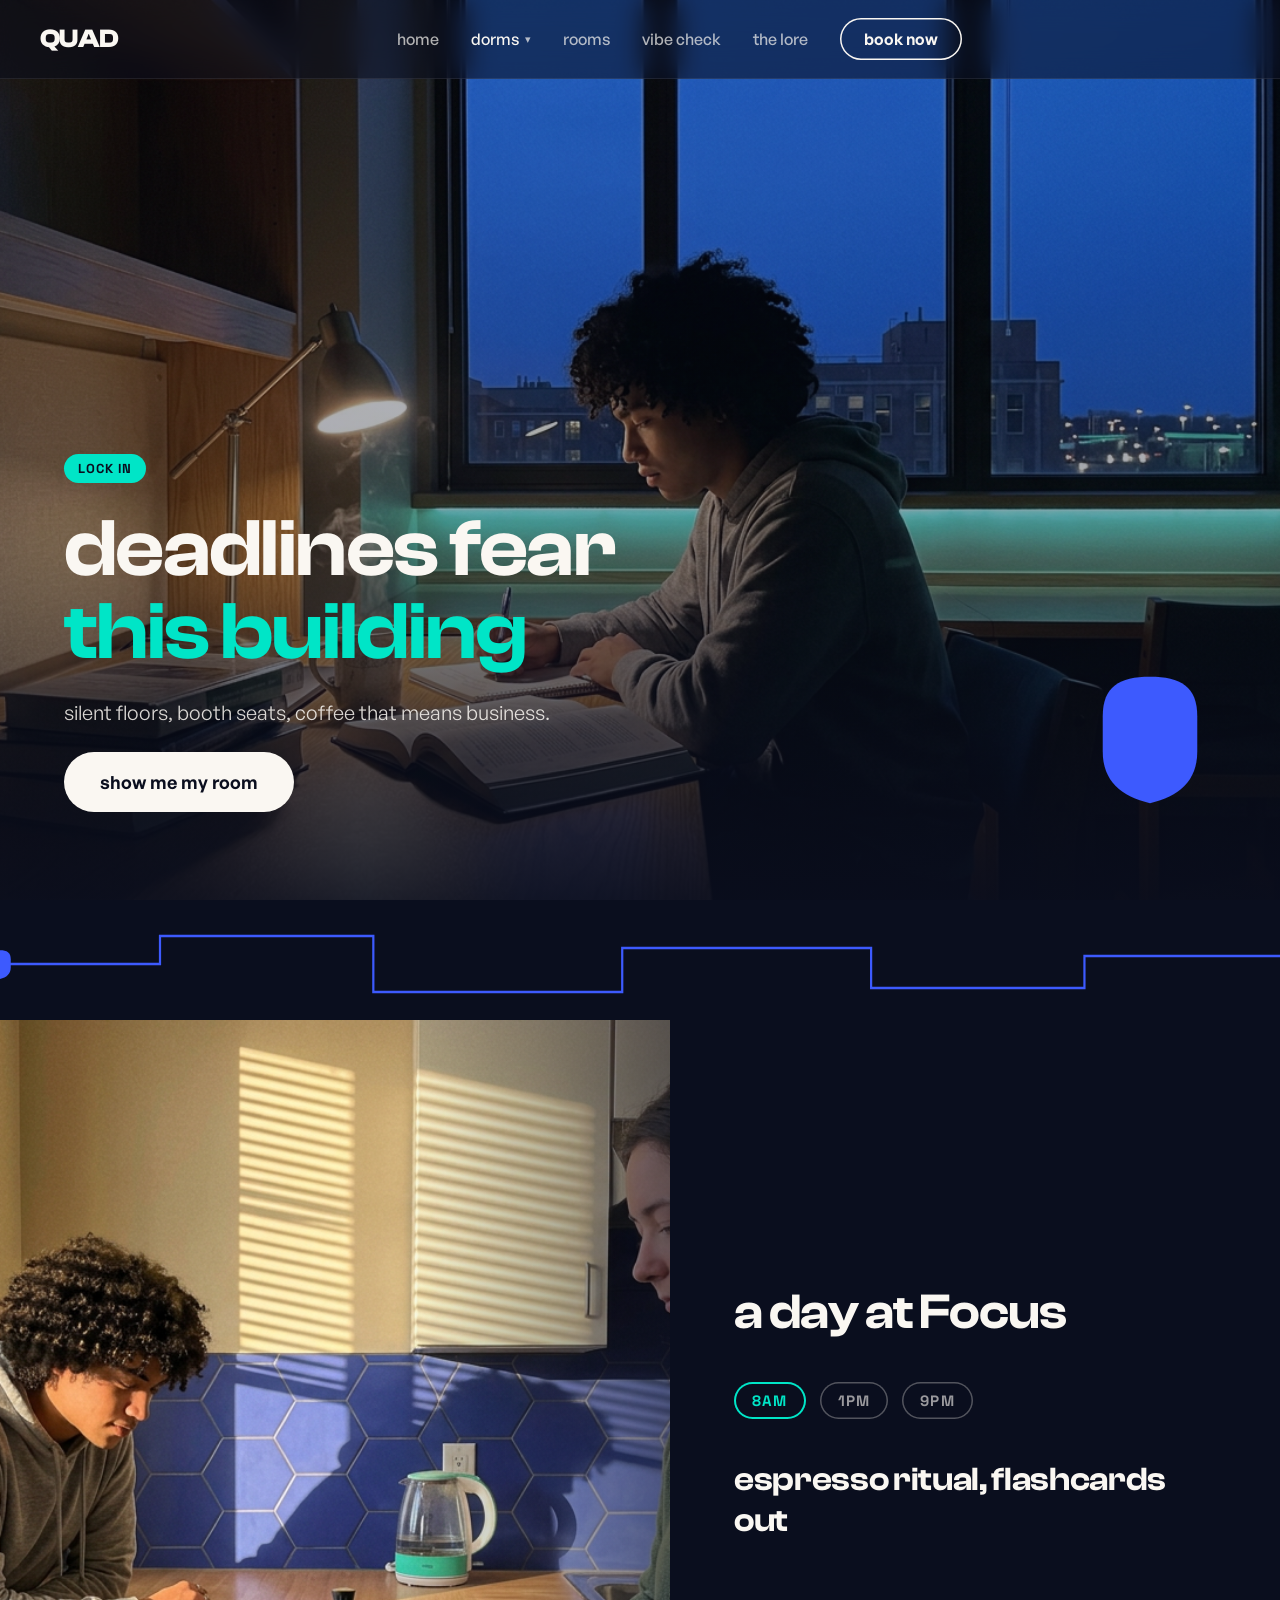
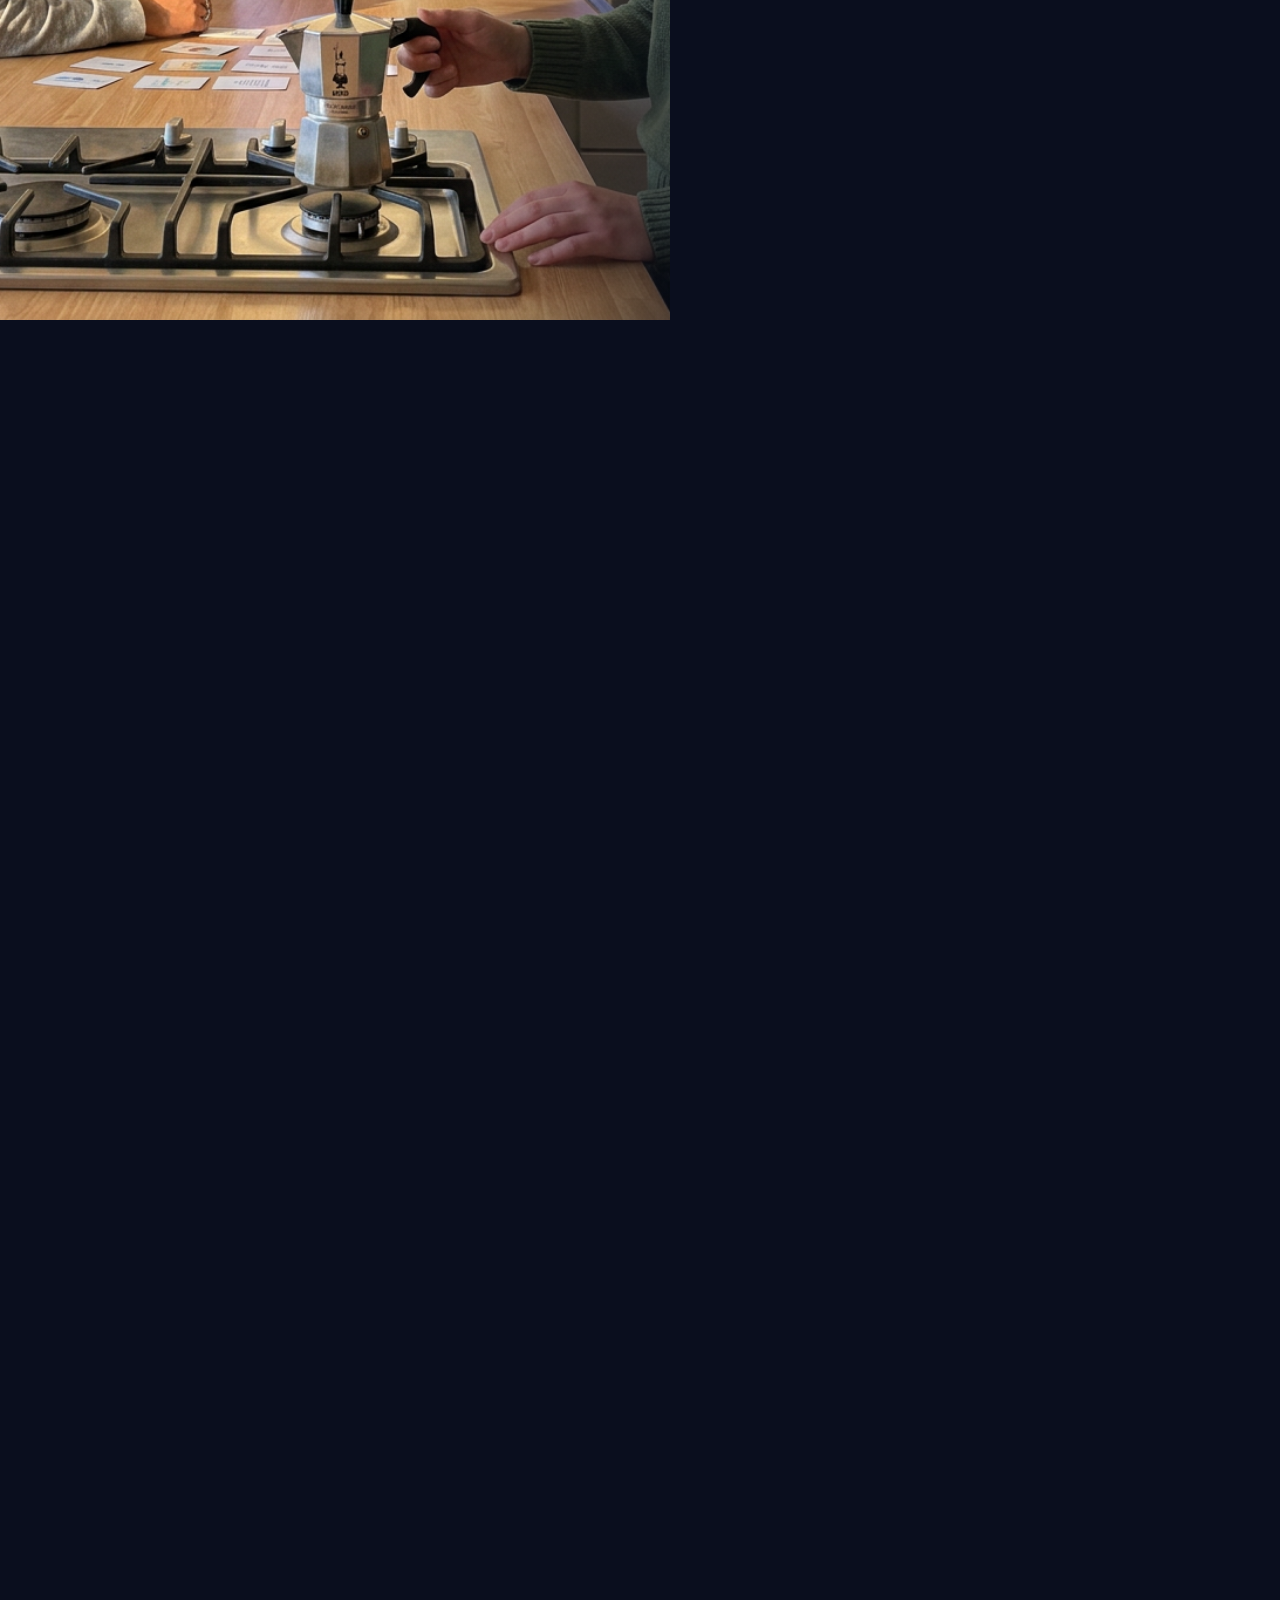
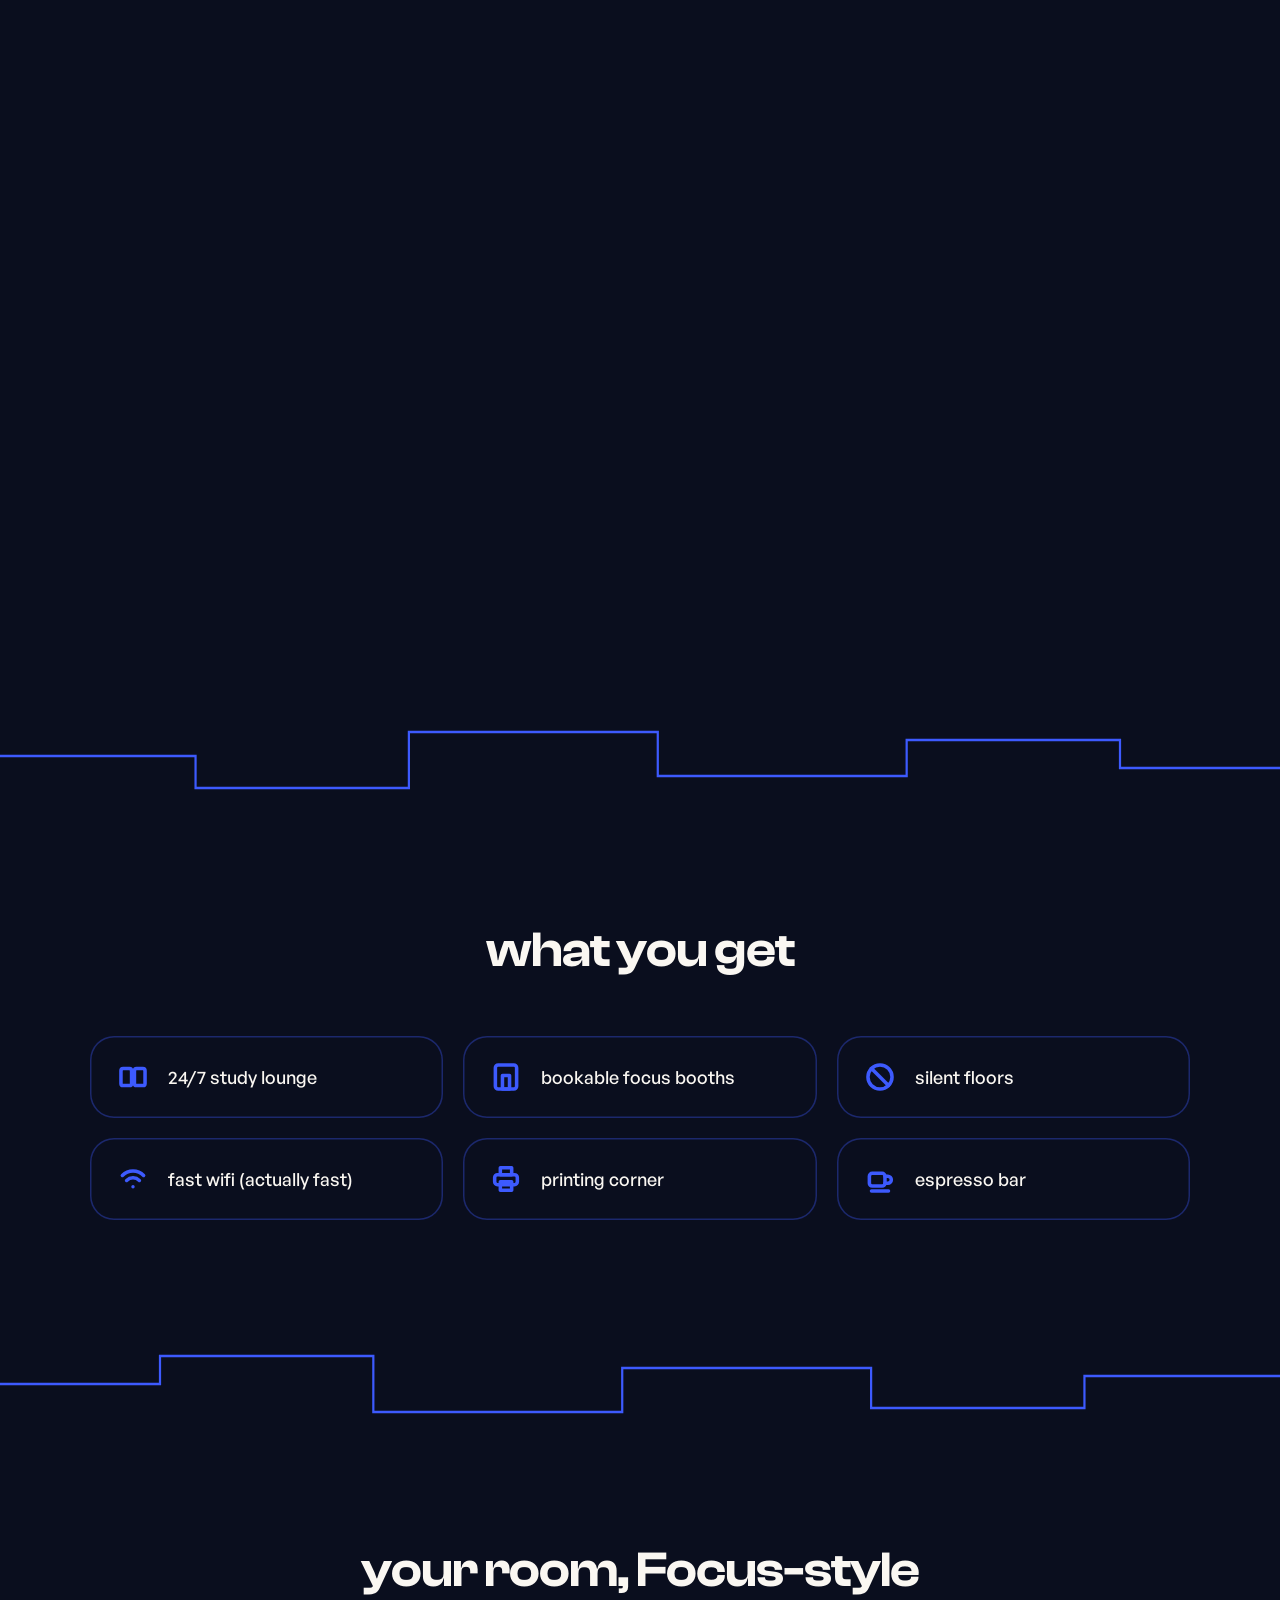
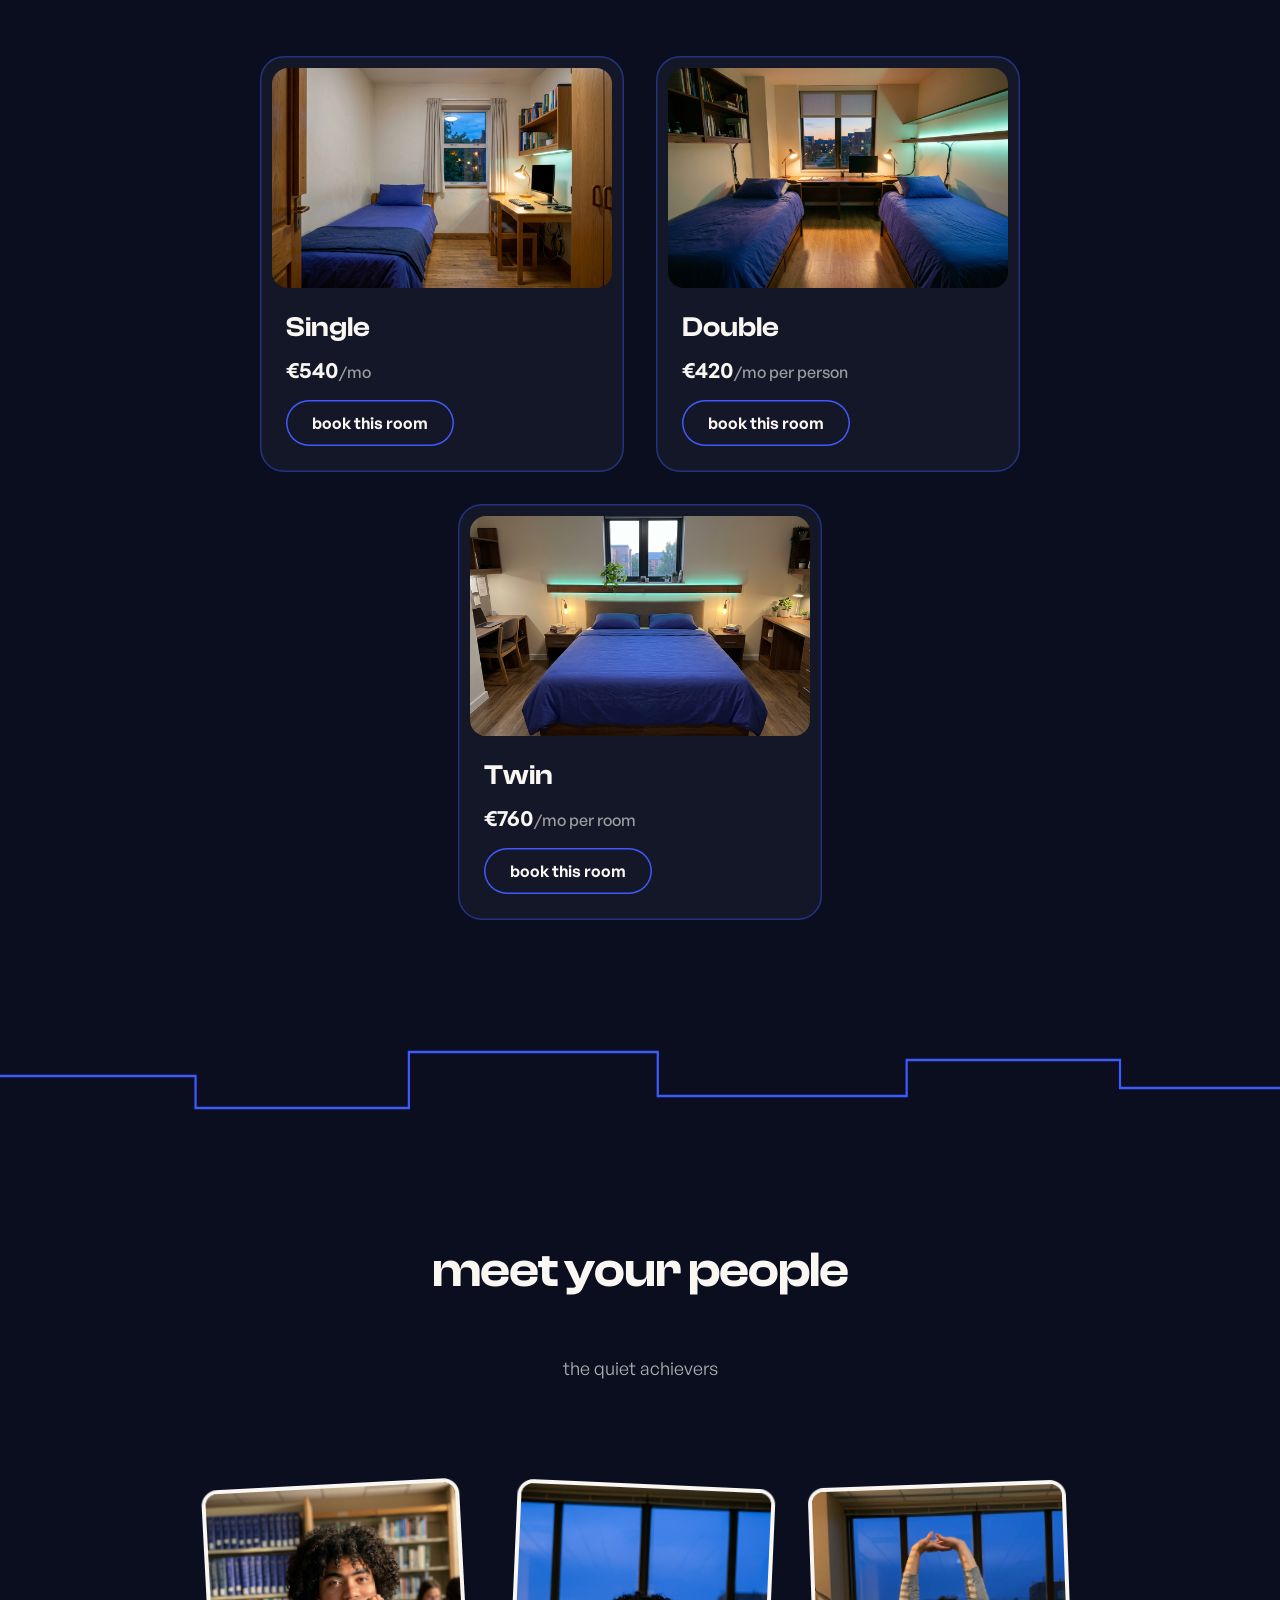
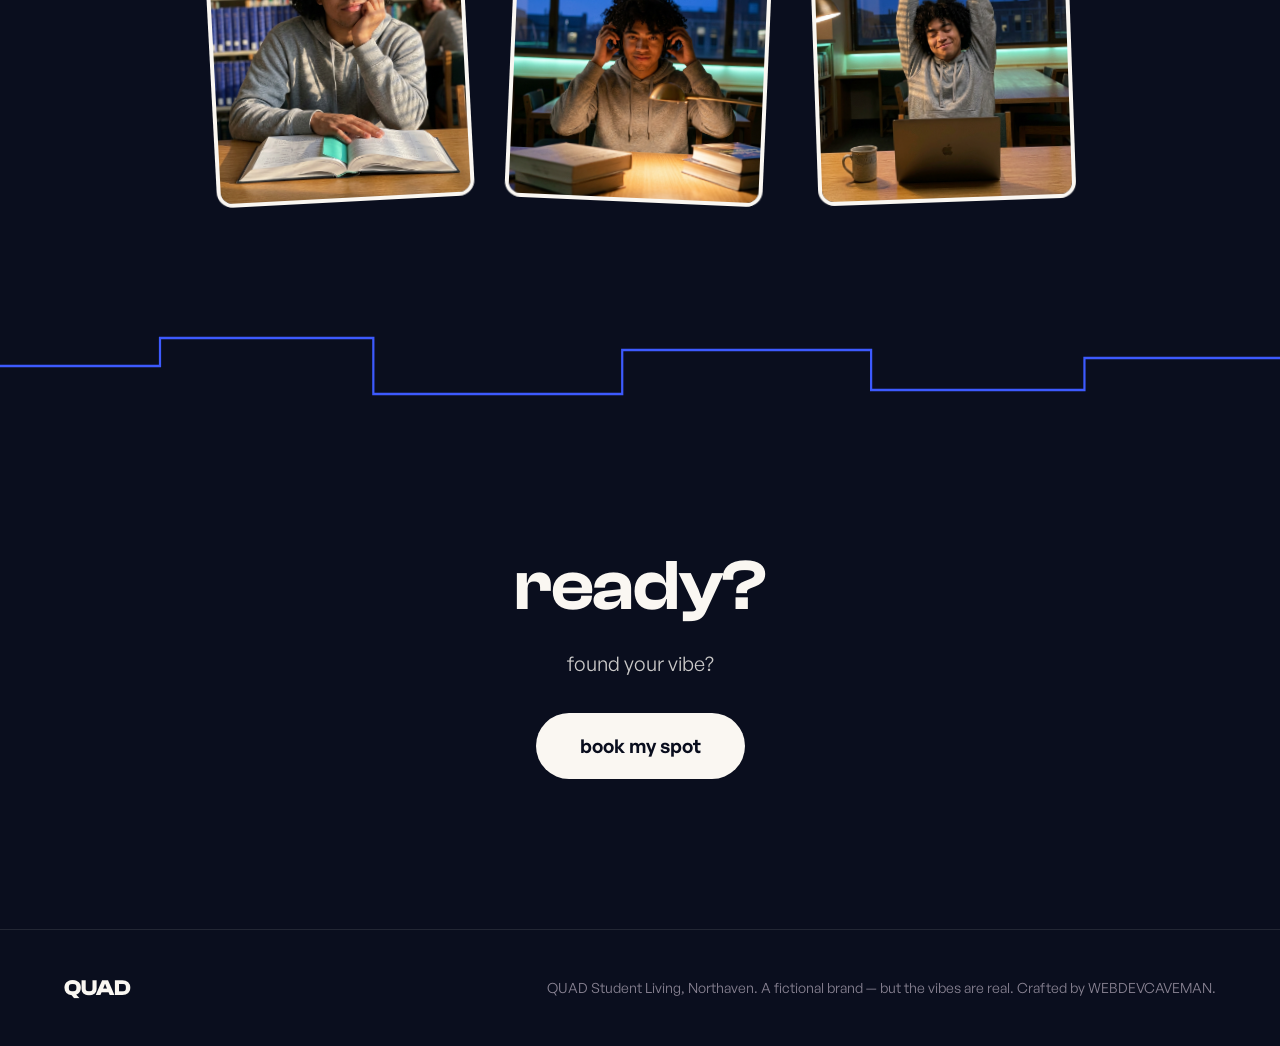
<file: focus.html>
<!DOCTYPE html>
<html lang="en">
<head>
<meta charset="utf-8">
<meta name="viewport" content="width=device-width, initial-scale=1">
<title>QUAD Focus — lock in</title>
<meta name="description" content="Silent floors, booth seats, coffee that means business.">
<link rel="stylesheet" href="styles.css?v=6">
</head>
<body class="dorm dorm--focus" data-page="dorms" data-theme="dark">

<div class="dorm-entry" aria-hidden="true"></div>

<header class="dorm-hero">
  <video class="dorm-hero__media" data-heroloop autoplay muted loop playsinline preload="metadata"
    poster="assets/images/dorm-focus-hero.png" src="assets/video/dorm-focus-hero-loop.mp4" aria-hidden="true"></video>
  <div class="dorm-hero__scrim" aria-hidden="true"></div>
  <div class="dorm-hero__inner">
    <div class="dorm-hero__text">
      <span class="dorm-eyebrow">LOCK IN</span>
      <h1 class="dorm-hero__title">deadlines fear <em>this building</em></h1>
      <p class="dorm-hero__lede">silent floors, booth seats, coffee that means business.</p>
      <a href="#rooms" class="dorm-btn">show me my room</a>
    </div>
    <span class="dorm-hero__crest shield shield--focus" role="img" aria-label="Focus"></span>
  </div>
</header>

<div class="divider">
  <svg viewBox="0 0 1440 120" preserveAspectRatio="none" aria-hidden="true">
    <path data-motion d="M0 64 H180 V36 H420 V92 H700 V48 H980 V88 H1220 V56 H1440" fill="none" stroke="#3D5AFE" stroke-width="2.5"></path>
  </svg>
  <img class="divider__traveler" src="assets/crests/crest-focus-mono.svg?v=4" alt="">
</div>

<section class="scrolly" aria-label="a day at Focus">
  <div class="scrolly__stick">
    <div class="scrolly__media">
      <img class="on" src="assets/images/dorm-focus-day-01.png" alt="8am espresso ritual, flashcards spread on the table">
      <img src="assets/images/dorm-focus-day-02.png" alt="1pm whiteboard session with the study crew">
      <img src="assets/images/dorm-focus-day-03.png" alt="9pm deep work, headphones on, world off">
    </div>
    <div class="scrolly__body">
      <h2>a day at Focus</h2>
      <div class="scrolly__beats">
        <button class="beat-btn on" type="button">8am</button>
        <button class="beat-btn" type="button">1pm</button>
        <button class="beat-btn" type="button">9pm</button>
      </div>
      <div class="scrolly__blocks">
        <p class="beat-block on"><span>espresso</span> <span>ritual,</span> <span>flashcards</span> <span>out</span></p>
        <p class="beat-block"><span>whiteboard</span> <span>session</span> <span>with</span> <span>the</span> <span>study</span> <span>crew</span></p>
        <p class="beat-block"><span>deep</span> <span>work,</span> <span>headphones</span> <span>on,</span> <span>world</span> <span>off</span></p>
      </div>
    </div>
  </div>
</section>

<div class="divider">
  <svg viewBox="0 0 1440 120" preserveAspectRatio="none" aria-hidden="true">
    <path data-motion d="M0 56 H220 V88 H460 V32 H740 V76 H1020 V40 H1260 V68 H1440" fill="none" stroke="#3D5AFE" stroke-width="2.5"></path>
  </svg>
  <img class="divider__traveler" src="assets/crests/crest-focus-mono.svg?v=4" alt="">
</div>

<section class="dorm-sec" aria-label="what you get">
  <h2>what you get</h2>
  <div class="features">
    <div class="feature">
      <svg viewBox="0 0 24 24" width="34" height="34" fill="none" stroke="currentColor" stroke-width="2.5" stroke-linecap="round" stroke-linejoin="round" aria-hidden="true"><rect x="3.5" y="6" width="7.5" height="12" rx="1.5"></rect><rect x="13" y="6" width="7.5" height="12" rx="1.5"></rect></svg>
      <span>24/7 study lounge</span>
    </div>
    <div class="feature">
      <svg viewBox="0 0 24 24" width="34" height="34" fill="none" stroke="currentColor" stroke-width="2.5" stroke-linecap="round" stroke-linejoin="round" aria-hidden="true"><rect x="4.5" y="3.5" width="15" height="17" rx="2"></rect><rect x="9.5" y="11" width="5" height="9.5"></rect></svg>
      <span>bookable focus booths</span>
    </div>
    <div class="feature">
      <svg viewBox="0 0 24 24" width="34" height="34" fill="none" stroke="currentColor" stroke-width="2.5" stroke-linecap="round" stroke-linejoin="round" aria-hidden="true"><circle cx="12" cy="12" r="8.5"></circle><line x1="6" y1="6" x2="18" y2="18"></line></svg>
      <span>silent floors</span>
    </div>
    <div class="feature">
      <svg viewBox="0 0 24 24" width="34" height="34" fill="none" stroke="currentColor" stroke-width="2.5" stroke-linecap="round" stroke-linejoin="round" aria-hidden="true"><path d="M7.5 13 a6.5 6.5 0 0 1 9 0"></path><path d="M4.5 9.5 a10.5 10.5 0 0 1 15 0"></path><circle cx="12" cy="17.5" r="1.2" fill="currentColor" stroke="none"></circle></svg>
      <span>fast wifi (actually fast)</span>
    </div>
    <div class="feature">
      <svg viewBox="0 0 24 24" width="34" height="34" fill="none" stroke="currentColor" stroke-width="2.5" stroke-linecap="round" stroke-linejoin="round" aria-hidden="true"><rect x="4" y="9" width="16" height="7" rx="2"></rect><rect x="8" y="4" width="8" height="5"></rect><rect x="8" y="14" width="8" height="6"></rect></svg>
      <span>printing corner</span>
    </div>
    <div class="feature">
      <svg viewBox="0 0 24 24" width="34" height="34" fill="none" stroke="currentColor" stroke-width="2.5" stroke-linecap="round" stroke-linejoin="round" aria-hidden="true"><rect x="4.5" y="8" width="11" height="9" rx="2"></rect><path d="M15.5 10 h2 a2.5 2.5 0 0 1 0 5 h-2"></path><line x1="6" y1="20.5" x2="18" y2="20.5"></line></svg>
      <span>espresso bar</span>
    </div>
  </div>
</section>

<div class="divider">
  <svg viewBox="0 0 1440 120" preserveAspectRatio="none" aria-hidden="true">
    <path data-motion d="M0 64 H180 V36 H420 V92 H700 V48 H980 V88 H1220 V56 H1440" fill="none" stroke="#3D5AFE" stroke-width="2.5"></path>
  </svg>
  <img class="divider__traveler" src="assets/crests/crest-focus-mono.svg?v=4" alt="">
</div>

<section id="rooms" class="dorm-sec" aria-label="rooms">
  <h2>your room, Focus-style</h2>
  <div class="dorm-rooms">
    <div class="dorm-room">
      <img src="assets/images/room-single-focus.png" alt="Single room at Focus — clean desk, warm lamp, zero clutter">
      <div class="dorm-room__body"><h3>Single</h3>
        <p class="dorm-room__price">€540<small>/mo</small></p>
        <a href="book.html" class="dorm-room__cta">book this room</a></div>
    </div>
    <div class="dorm-room">
      <img src="assets/images/room-double-focus.png" alt="Double room at Focus — two desks, two monitors, one rule">
      <div class="dorm-room__body"><h3>Double</h3>
        <p class="dorm-room__price">€420<small>/mo per person</small></p>
        <a href="book.html" class="dorm-room__cta">book this room</a></div>
    </div>
    <div class="dorm-room">
      <img src="assets/images/room-twin-focus.png" alt="Twin room at Focus — one queen bed, reading lights set low">
      <div class="dorm-room__body"><h3>Twin</h3>
        <p class="dorm-room__price">€760<small>/mo per room</small></p>
        <a href="book.html" class="dorm-room__cta">book this room</a></div>
    </div>
  </div>
</section>

<div class="divider">
  <svg viewBox="0 0 1440 120" preserveAspectRatio="none" aria-hidden="true">
    <path data-motion d="M0 56 H220 V88 H460 V32 H740 V76 H1020 V40 H1260 V68 H1440" fill="none" stroke="#3D5AFE" stroke-width="2.5"></path>
  </svg>
  <img class="divider__traveler" src="assets/crests/crest-focus-mono.svg?v=4" alt="">
</div>

<section class="dorm-sec" aria-label="meet your people">
  <h2>meet your people</h2>
  <p class="dorm-sec__sub">the quiet achievers</p>
  <div class="people">
    <img src="assets/images/dorm-focus-people-01.png" alt="A Focus resident deep in flashcards">
    <img src="assets/images/dorm-focus-people-02.png" alt="A Focus resident smiling over a closed laptop">
    <img src="assets/images/dorm-focus-people-03.png" alt="A Focus resident with espresso number three">
  </div>
</section>

<div class="divider">
  <svg viewBox="0 0 1440 120" preserveAspectRatio="none" aria-hidden="true">
    <path data-motion d="M0 64 H180 V36 H420 V92 H700 V48 H980 V88 H1220 V56 H1440" fill="none" stroke="#3D5AFE" stroke-width="2.5"></path>
  </svg>
  <img class="divider__traveler" src="assets/crests/crest-focus-mono.svg?v=4" alt="">
</div>

<section class="dorm-ready">
  <h2>ready?</h2>
  <p>found your vibe?</p>
  <a href="book.html" class="dorm-btn">book my spot</a>
</section>

<script src="quad-nav.js?v=6"></script>
<script src="quad.js?v=6"></script>
</body>
</html>
</file>
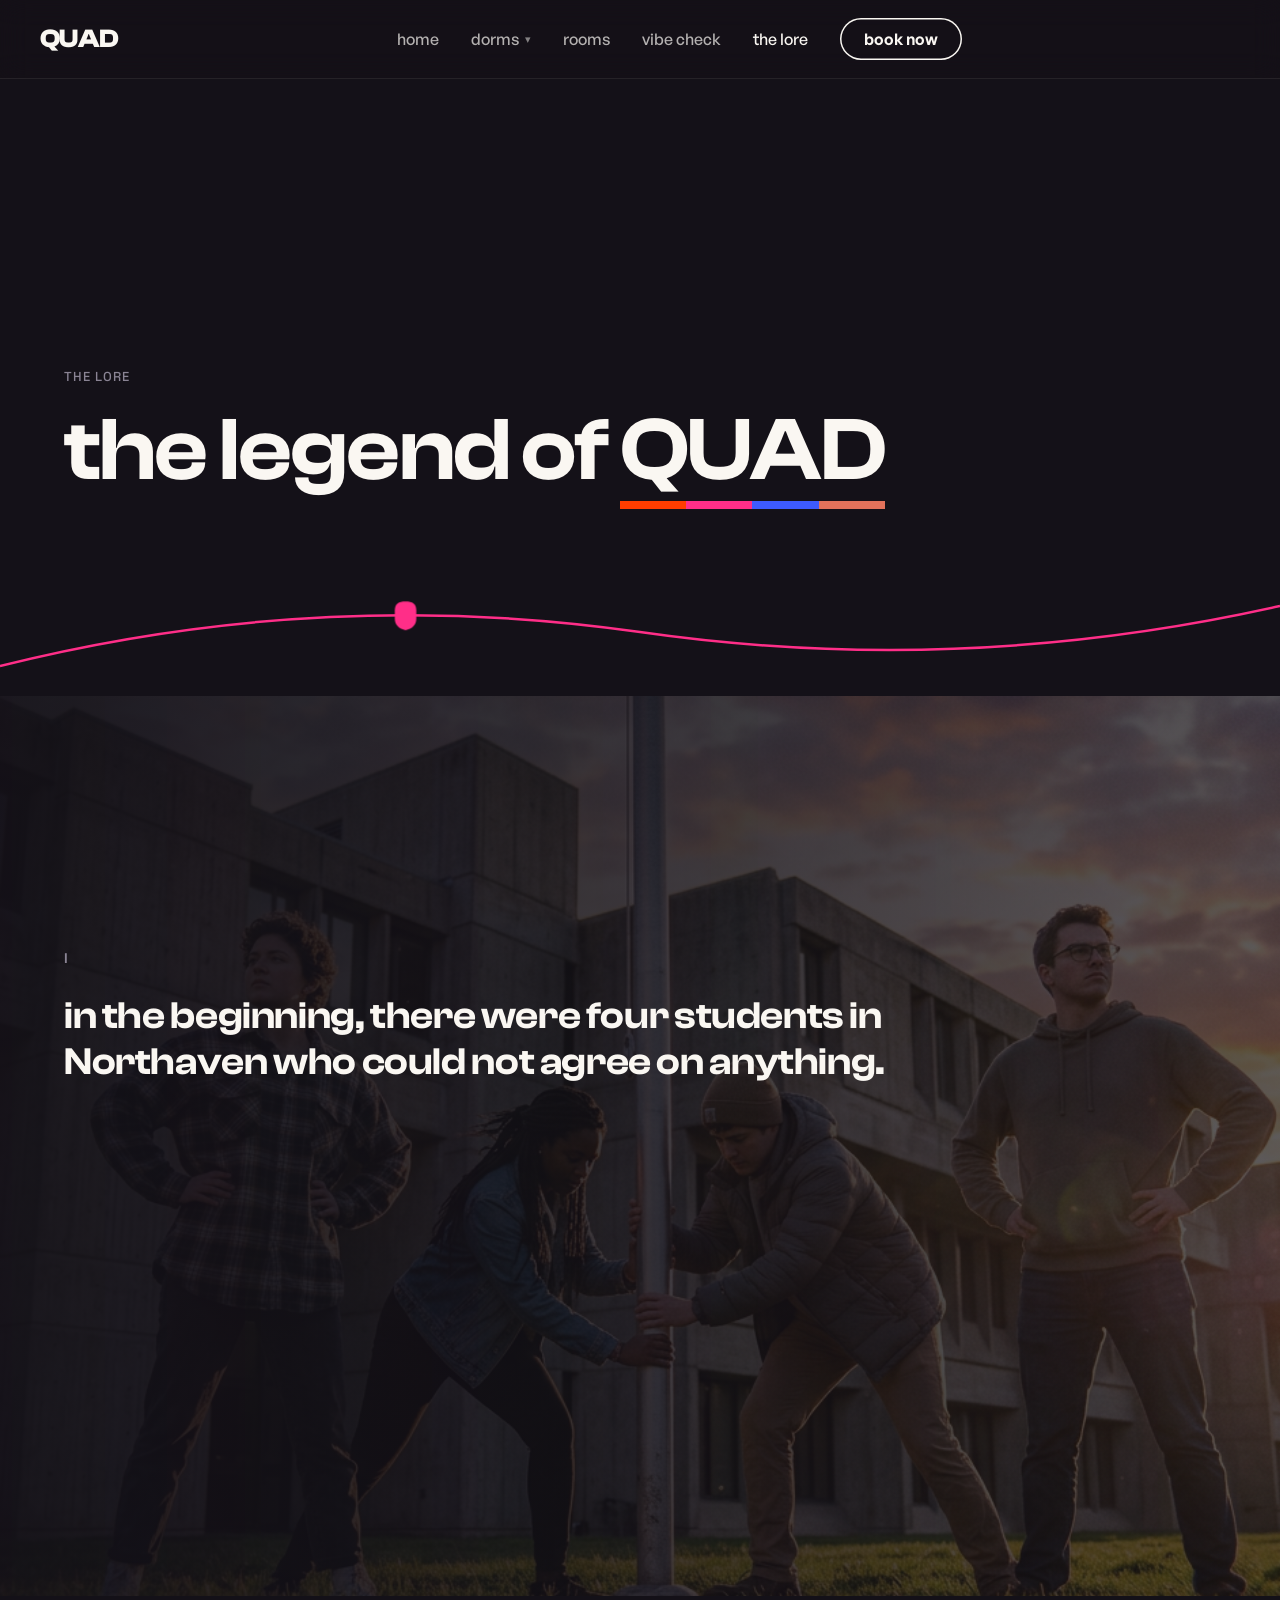
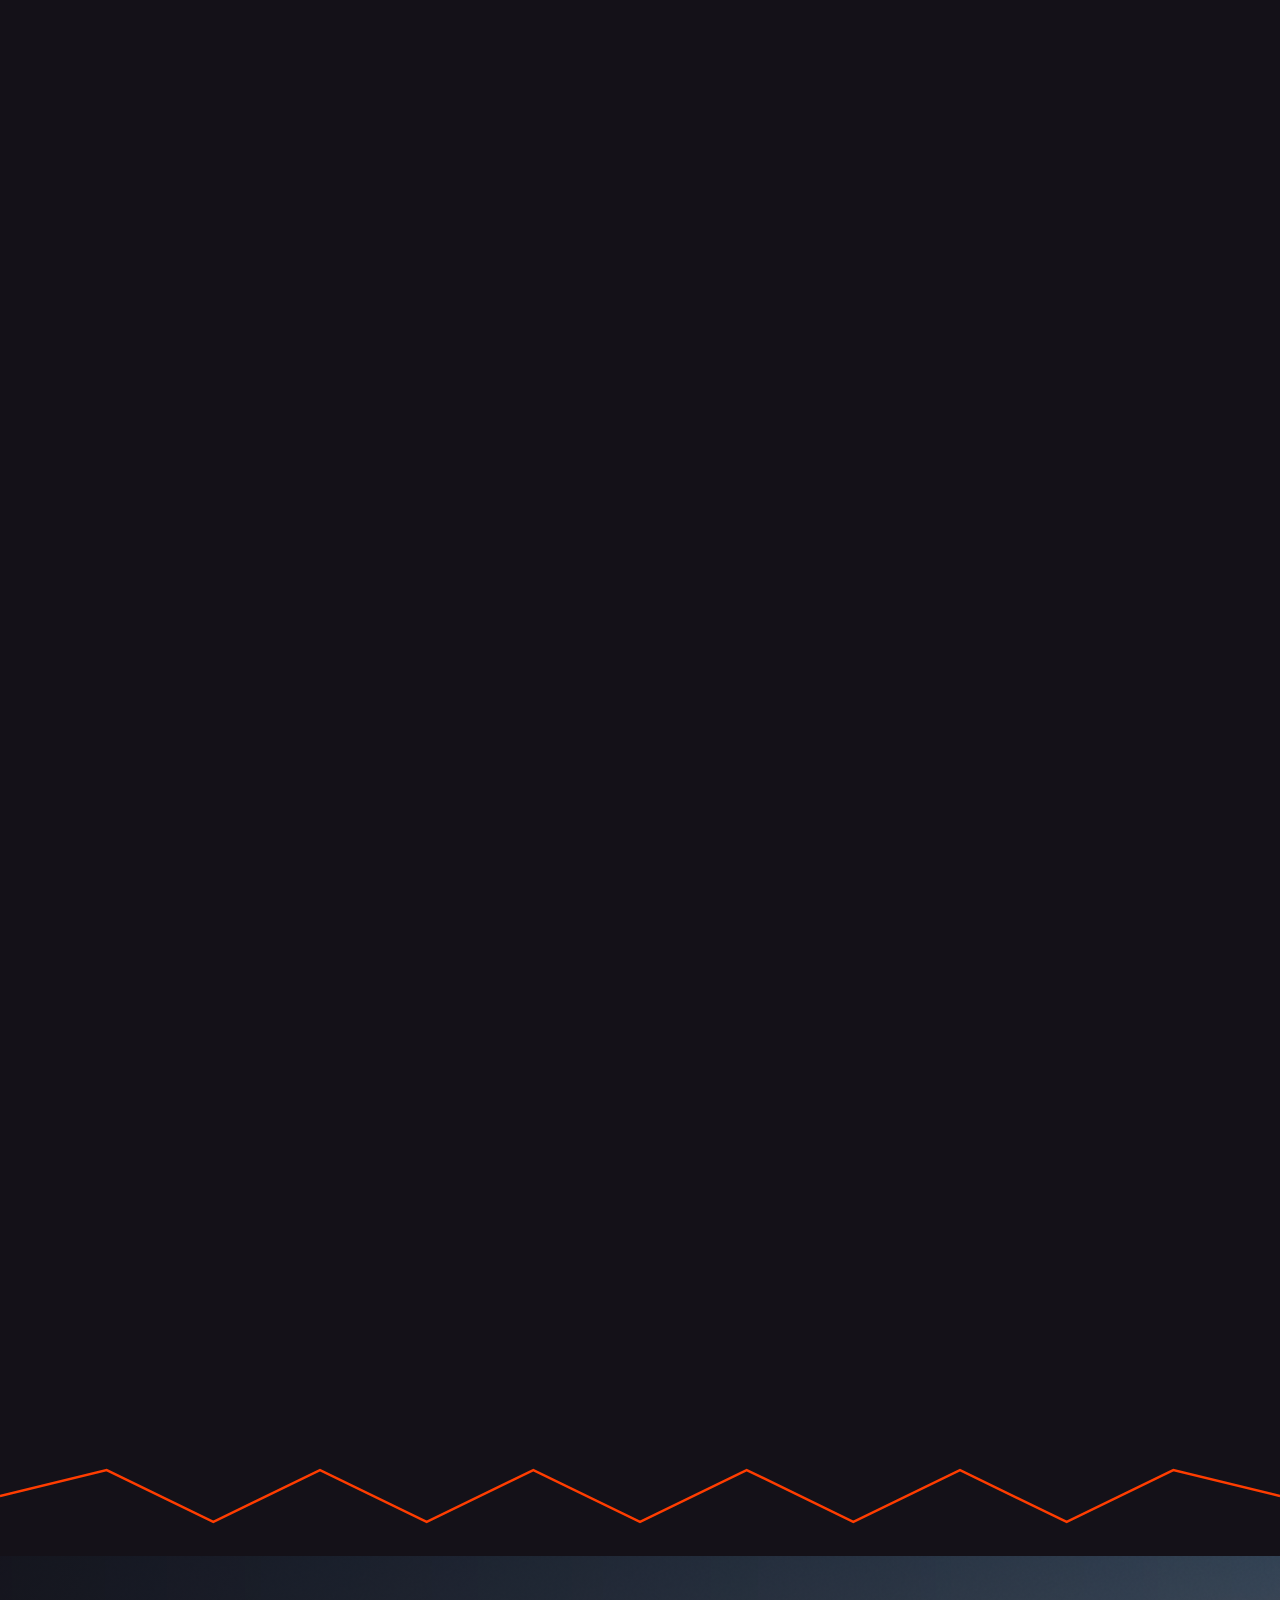
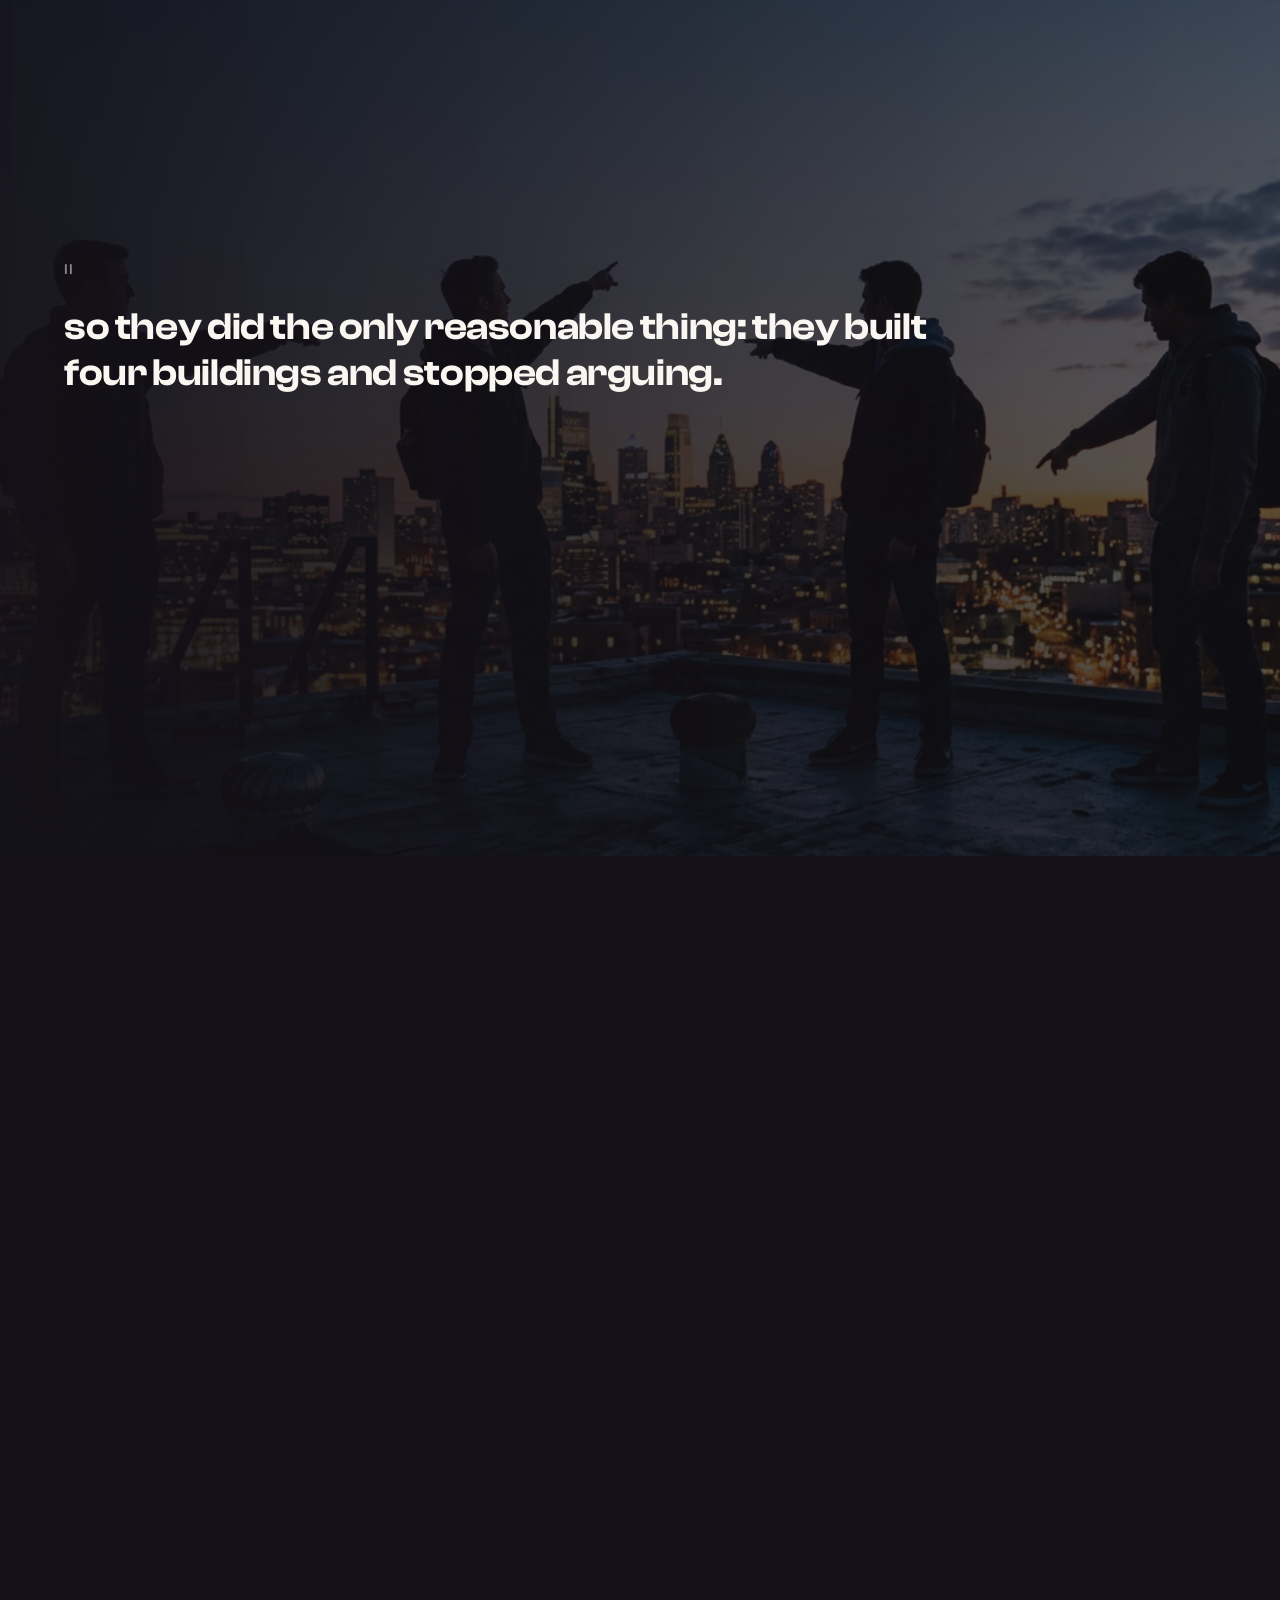
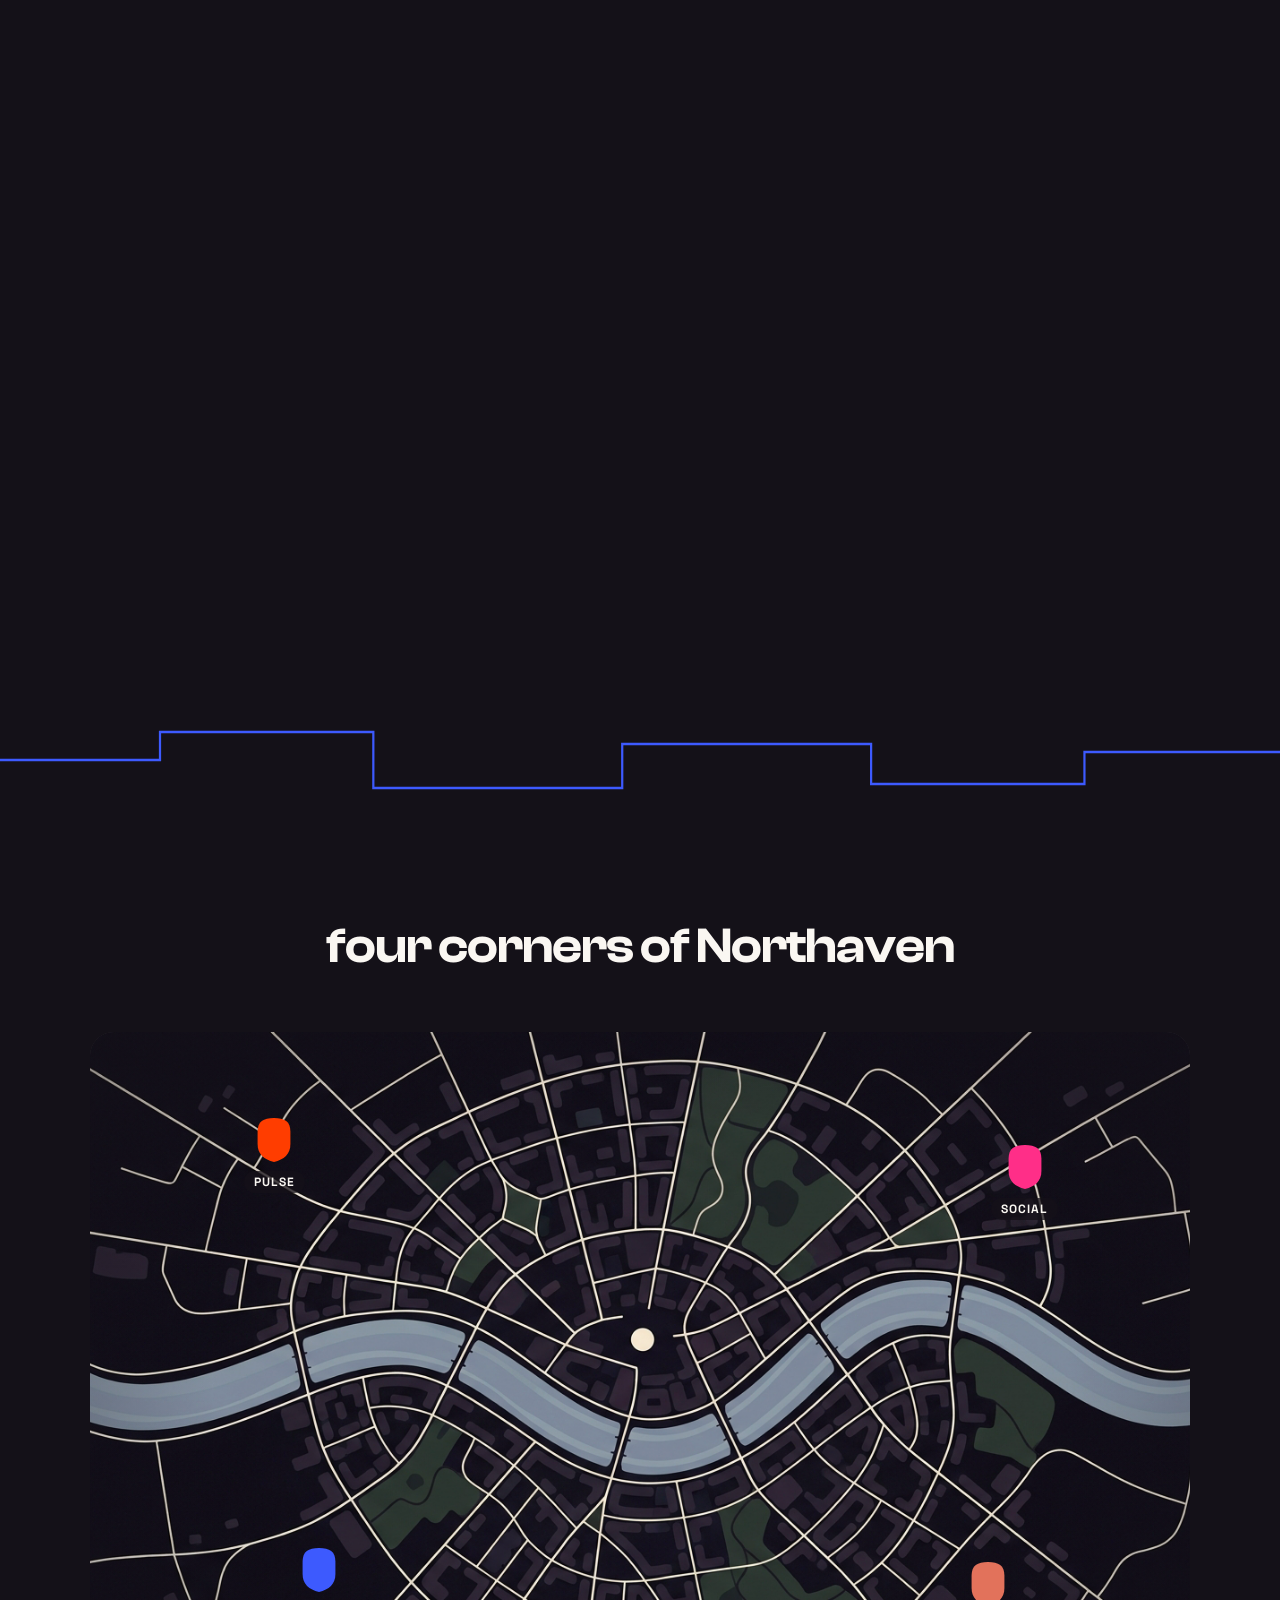
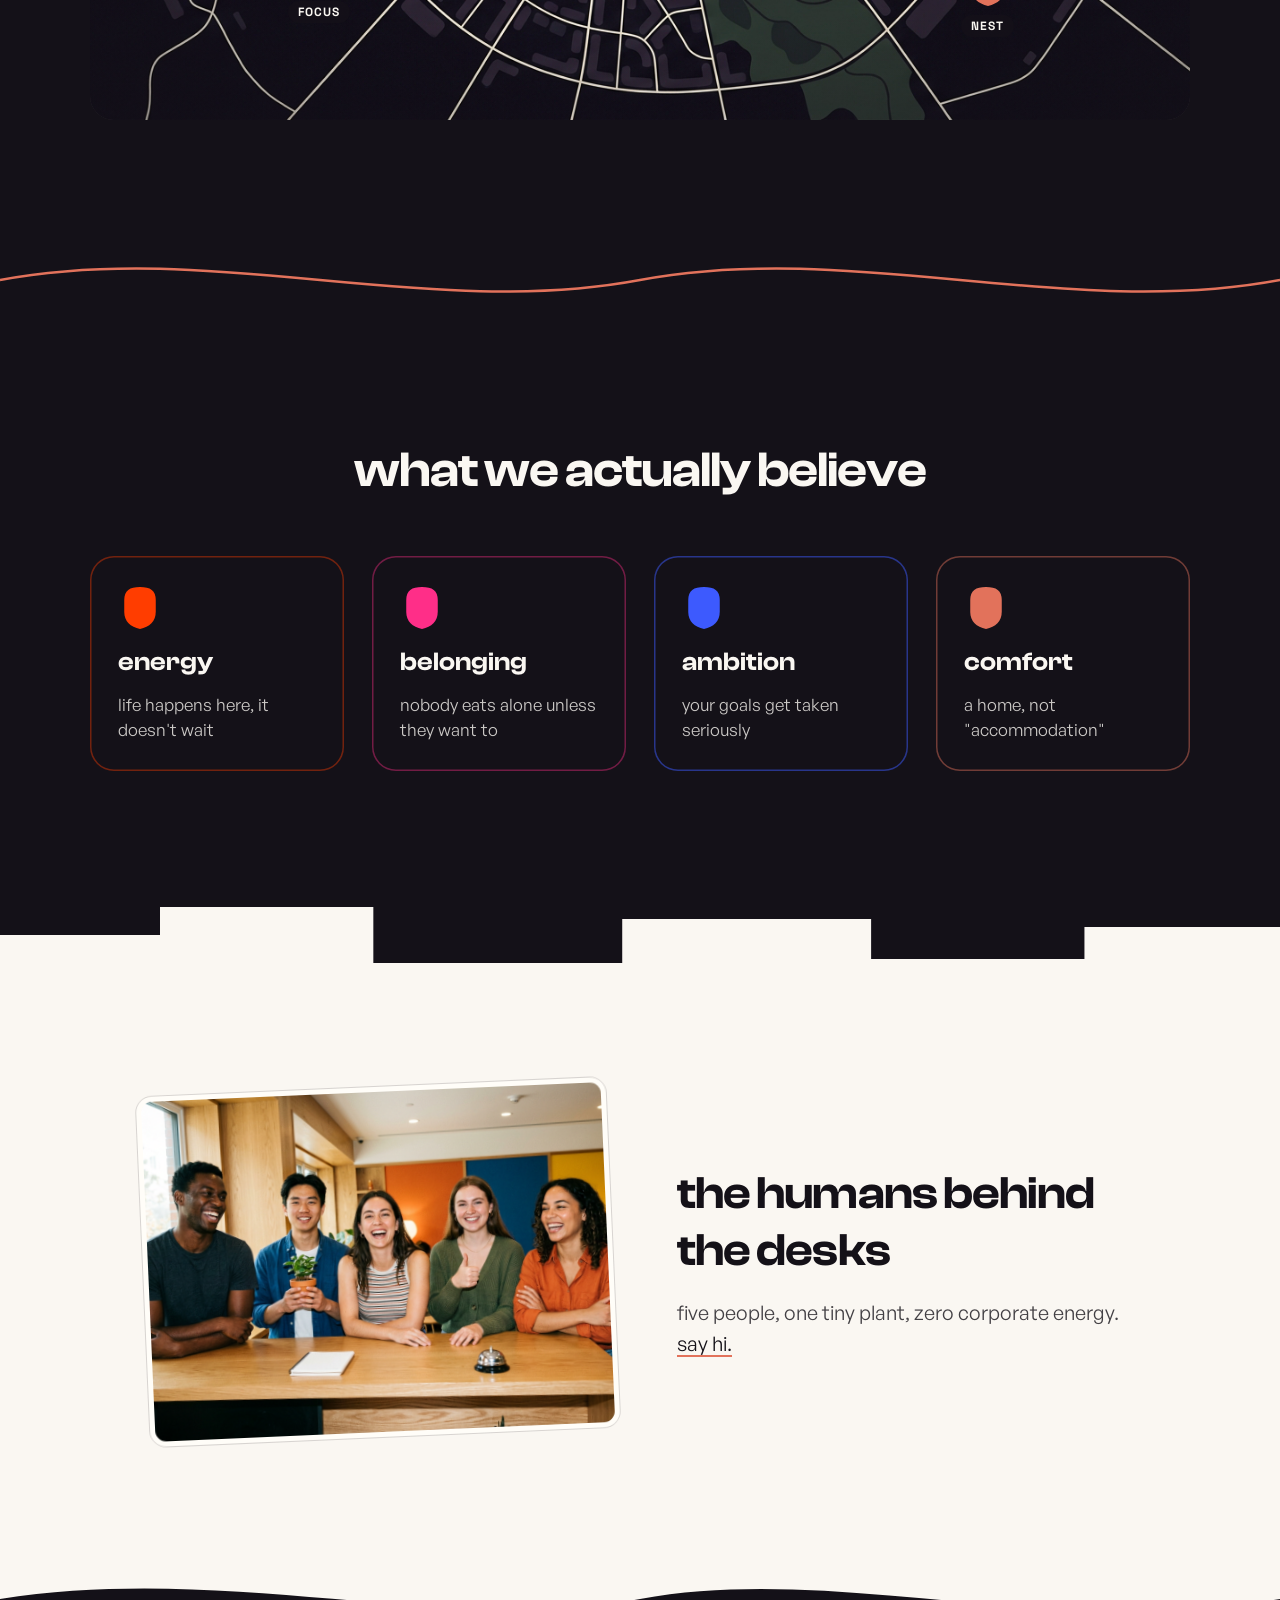
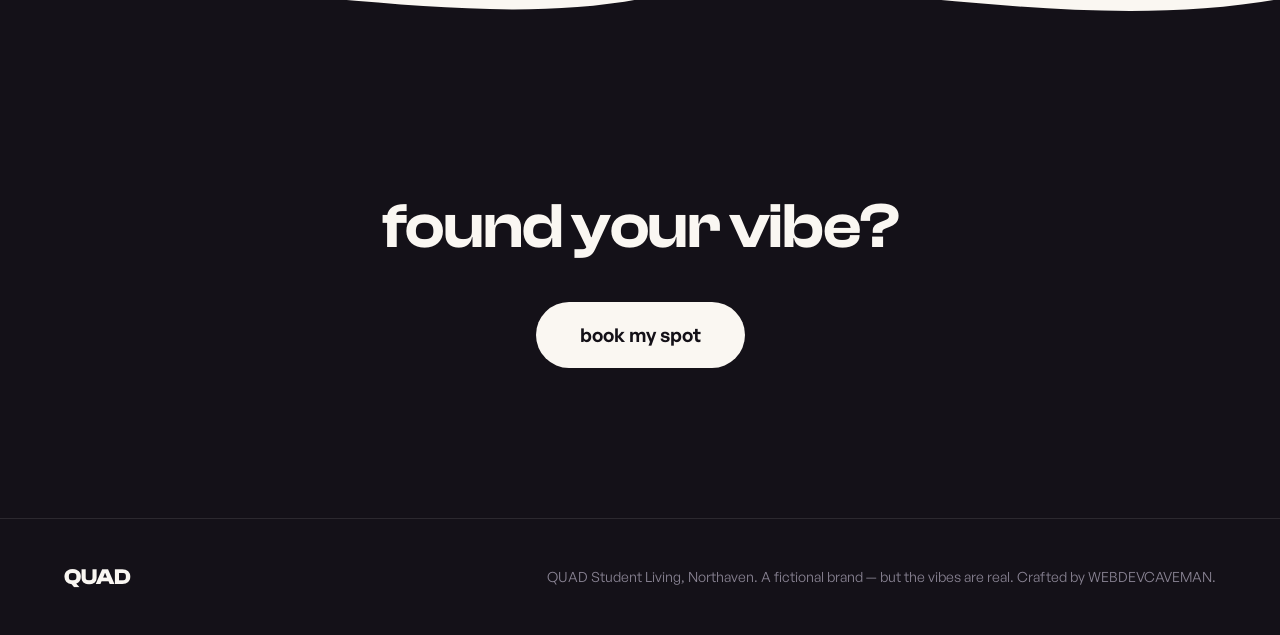
<file: lore.html>
<!DOCTYPE html>
<html lang="en">
<head>
<meta charset="utf-8">
<meta name="viewport" content="width=device-width, initial-scale=1">
<title>QUAD — the lore</title>
<meta name="description" content="The legend of QUAD: four students in Northaven who could not agree on anything.">
<link rel="stylesheet" href="styles.css?v=6">
</head>
<body data-page="lore" data-theme="dark">

<header class="lore-hero">
  <p class="eyebrow">the lore</p>
  <h1>the legend of <span class="rainbow">QUAD</span></h1>
</header>

<div class="divider">
  <svg viewBox="0 0 1440 120" preserveAspectRatio="none" aria-hidden="true">
    <path data-motion d="M0 90 Q360 10 720 56 T1440 30" fill="none" stroke="#FF2E88" stroke-width="2.5"></path>
  </svg>
  <img class="divider__traveler" src="assets/crests/crest-social-mono.svg?v=4" alt="">
</div>

<section class="lore-chapter" data-lore="0" aria-label="Chapter I">
  <div class="lore-chapter__stick">
    <img class="lore-chapter__bg" data-parallax src="assets/images/about-lore-01.png" alt="Four students in old Northaven, mid-argument, painted like a renaissance scene">
    <div class="lore-chapter__scrim" aria-hidden="true"></div>
    <div class="lore-chapter__body">
      <p class="lore-num">I</p>
      <p class="lore-line lore-line--lead" data-line>in the beginning, there were four students in Northaven who could not agree on anything.</p>
      <p class="lore-line lore-line--sub" data-line style="color:#FF3D00">one wanted a gym.</p>
      <p class="lore-line lore-line--sub" data-line style="color:#FF2E88">one wanted a party.</p>
      <p class="lore-line lore-line--sub" data-line style="color:#3D5AFE">one wanted silence.</p>
      <p class="lore-line lore-line--sub" data-line style="color:#E2725B">one wanted a couch that hugs back.</p>
    </div>
  </div>
</section>

<div class="divider">
  <svg viewBox="0 0 1440 120" preserveAspectRatio="none" aria-hidden="true">
    <path data-motion d="M0 60 L120 34 L240 86 L360 34 L480 86 L600 34 L720 86 L840 34 L960 86 L1080 34 L1200 86 L1320 34 L1440 60" fill="none" stroke="#FF3D00" stroke-width="2.5"></path>
  </svg>
  <img class="divider__traveler" src="assets/crests/crest-pulse-mono.svg?v=4" alt="">
</div>

<section class="lore-chapter" data-lore="1" aria-label="Chapter II">
  <div class="lore-chapter__stick">
    <img class="lore-chapter__bg" data-parallax src="assets/images/about-lore-02.png" alt="The four founders shaking hands in front of four half-built dorms">
    <div class="lore-chapter__scrim" aria-hidden="true"></div>
    <div class="lore-chapter__body">
      <p class="lore-num">II</p>
      <p class="lore-line lore-line--lead" data-line>so they did the only reasonable thing: they built four buildings and stopped arguing.</p>
      <p class="lore-line lore-line--sub" data-line style="color:rgba(250,247,242,0.8)">historians call it the great compromise.</p>
      <p class="lore-line lore-line--big" data-line style="color:#FFD600">we call it tuesday.</p>
    </div>
  </div>
</section>

<div class="divider">
  <svg viewBox="0 0 1440 120" preserveAspectRatio="none" aria-hidden="true">
    <path data-motion d="M0 64 H180 V36 H420 V92 H700 V48 H980 V88 H1220 V56 H1440" fill="none" stroke="#3D5AFE" stroke-width="2.5"></path>
  </svg>
  <img class="divider__traveler" src="assets/crests/crest-focus-mono.svg?v=4" alt="">
</div>

<section class="dorm-sec" aria-label="map">
  <h2>four corners of Northaven</h2>
  <div class="lore-map">
    <img class="map" src="assets/images/about-northaven-map.png" alt="Illustrated night map of Northaven — streets, river, four corners">
    <div class="lore-map__vig" aria-hidden="true"></div>
    <a class="map-pin" href="pulse.html" aria-label="Pulse dorm on the map" style="left:14%;top:12%">
      <span class="shield shield--pulse"></span><span>Pulse</span></a>
    <a class="map-pin" href="social.html" aria-label="Social dorm on the map" style="right:12%;top:16%">
      <span class="shield shield--social"></span><span>Social</span></a>
    <a class="map-pin" href="focus.html" aria-label="Focus dorm on the map" style="left:18%;bottom:14%">
      <span class="shield shield--focus"></span><span>Focus</span></a>
    <a class="map-pin" href="nest.html" aria-label="Nest dorm on the map" style="right:16%;bottom:12%">
      <span class="shield shield--nest"></span><span>Nest</span></a>
  </div>
</section>

<div class="divider">
  <svg viewBox="0 0 1440 120" preserveAspectRatio="none" aria-hidden="true">
    <path data-motion d="M0 60 C240 20 480 100 720 60 C960 20 1200 100 1440 60" fill="none" stroke="#E2725B" stroke-width="2.5"></path>
  </svg>
  <img class="divider__traveler" src="assets/crests/crest-nest-mono.svg?v=4" alt="">
</div>

<section class="dorm-sec" aria-label="values">
  <h2>what we actually believe</h2>
  <div class="values">
    <div class="value value--pulse">
      <span class="shield shield--pulse" aria-hidden="true" style="width:44px;height:48px"></span>
      <h3>energy</h3><p>life happens here, it doesn't wait</p>
    </div>
    <div class="value value--social">
      <span class="shield shield--social" aria-hidden="true" style="width:44px;height:48px"></span>
      <h3>belonging</h3><p>nobody eats alone unless they want to</p>
    </div>
    <div class="value value--focus">
      <span class="shield shield--focus" aria-hidden="true" style="width:44px;height:48px"></span>
      <h3>ambition</h3><p>your goals get taken seriously</p>
    </div>
    <div class="value value--nest">
      <span class="shield shield--nest" aria-hidden="true" style="width:44px;height:48px"></span>
      <h3>comfort</h3><p>a home, not "accommodation"</p>
    </div>
  </div>
</section>

<div class="divider">
  <svg viewBox="0 0 1440 120" preserveAspectRatio="none" aria-hidden="true">
    <path d="M0 64 H180 V36 H420 V92 H700 V48 H980 V88 H1220 V56 H1440 V120 H0 Z" fill="#FAF7F2"></path>
    <path data-motion d="M0 64 H180 V36 H420 V92 H700 V48 H980 V88 H1220 V56 H1440" fill="none" stroke="none"></path>
  </svg>
  <img class="divider__traveler" src="assets/crests/crest-nest-mono.svg?v=4" alt="">
</div>

<section class="lore-team">
  <img class="lore-team__img" src="assets/images/about-team.png" alt="The five-person QUAD team and their one tiny plant">
  <div class="lore-team__body">
    <h2>the humans behind the desks</h2>
    <p>five people, one tiny plant, zero corporate energy. <a href="contact.html">say hi.</a></p>
  </div>
</section>

<div class="divider">
  <svg viewBox="0 0 1440 120" preserveAspectRatio="none" aria-hidden="true">
    <path d="M0 0 H1440 V52 C1180 92 940 16 720 52 C500 88 260 16 0 52 Z" fill="#FAF7F2"></path>
    <path data-motion d="M0 52 C260 16 500 88 720 52 C940 16 1180 92 1440 52" fill="none" stroke="none"></path>
  </svg>
  <img class="divider__traveler" src="assets/crests/crest-pulse-mono.svg?v=4" alt="">
</div>

<section class="book-cta">
  <h2 style="font-size:clamp(48px,5vw,72px)">found your vibe?</h2>
  <a href="book.html" class="btn btn--solid">book my spot</a>
</section>

<script src="quad-nav.js?v=6"></script>
<script src="quad.js?v=6"></script>
</body>
</html>
</file>
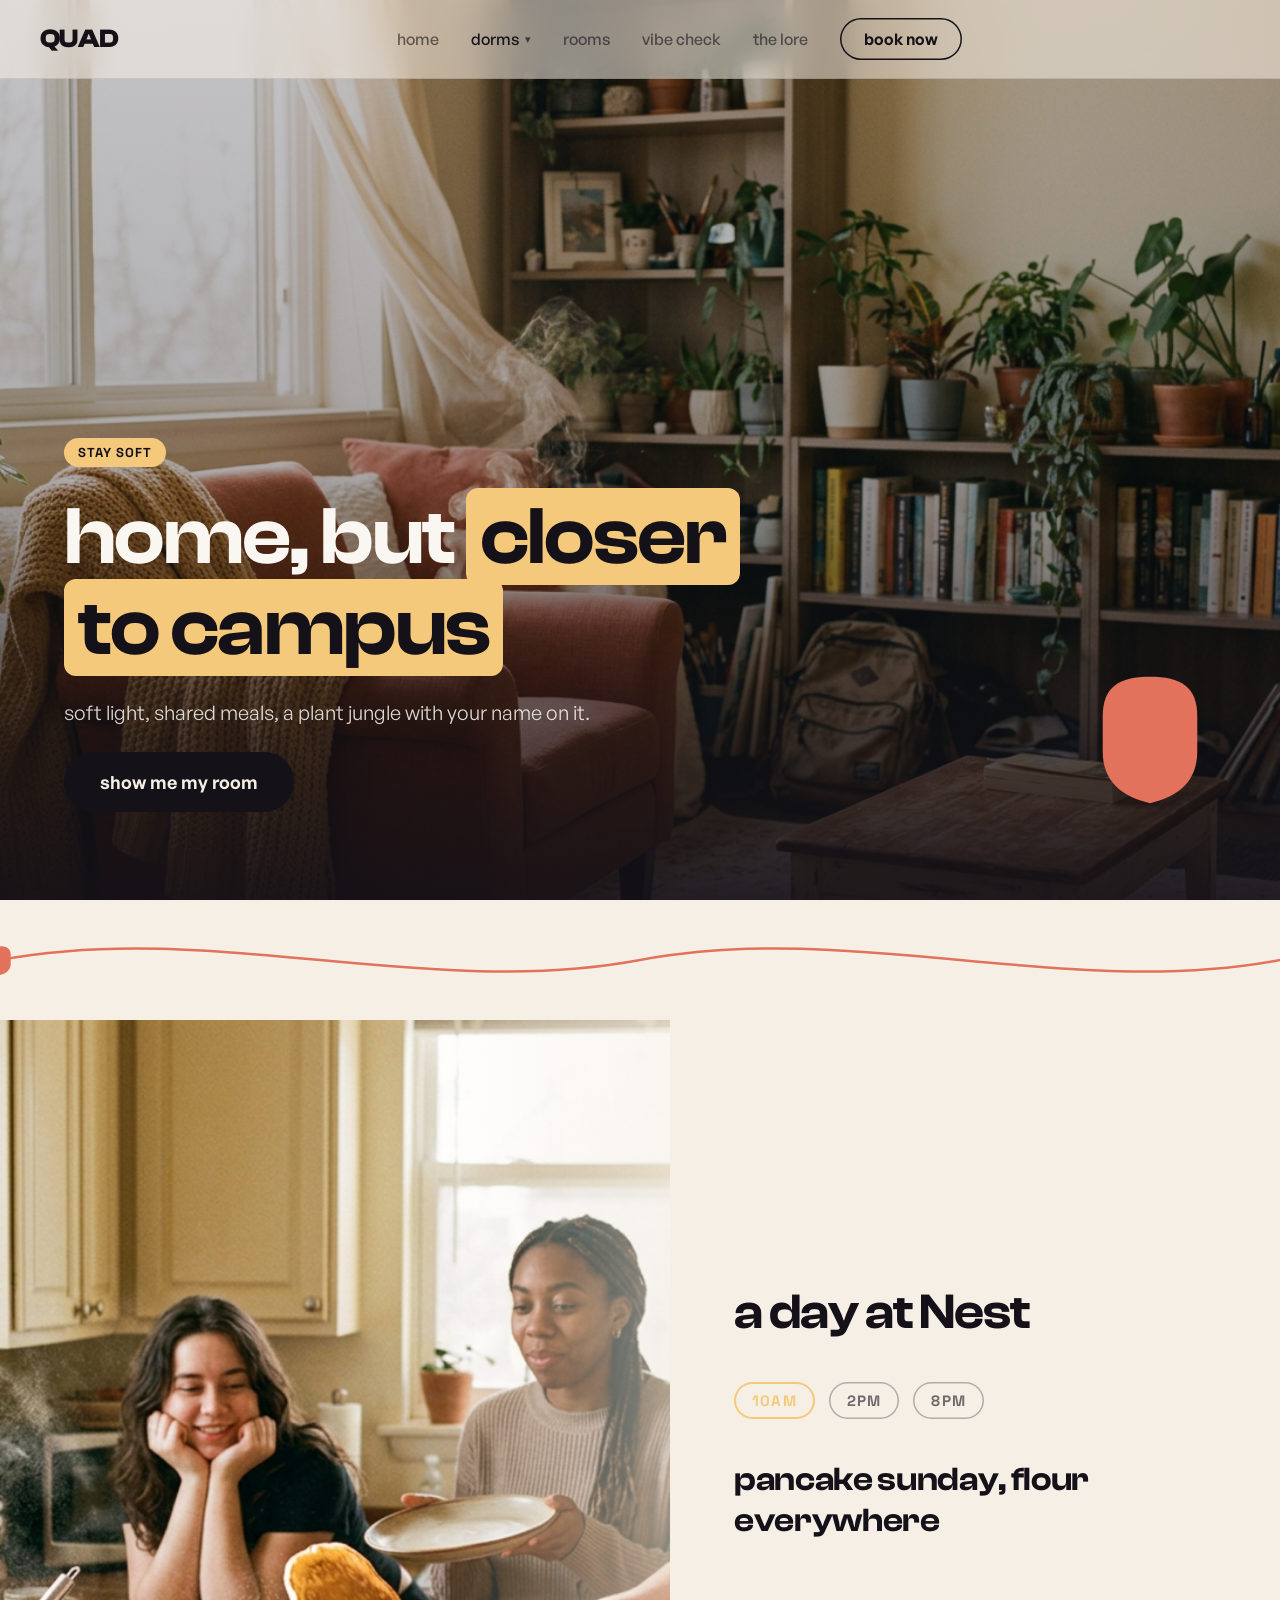
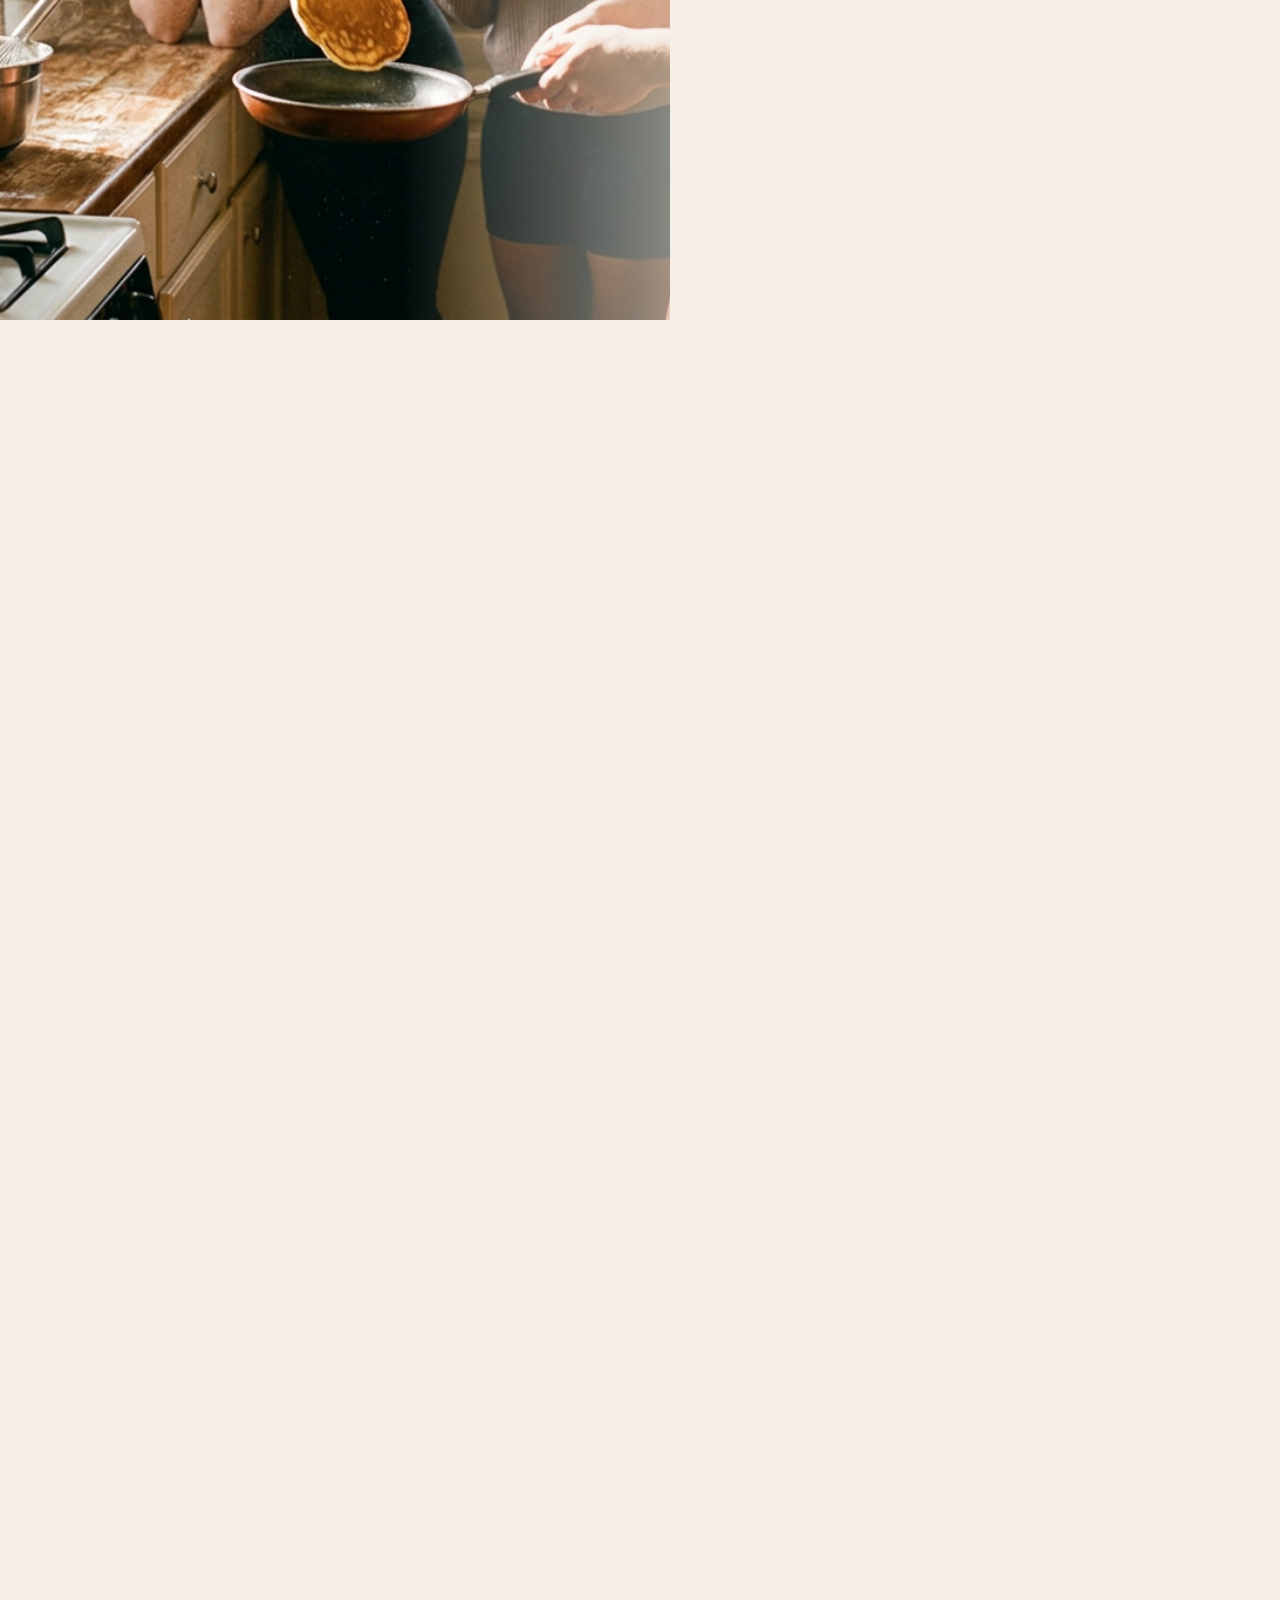
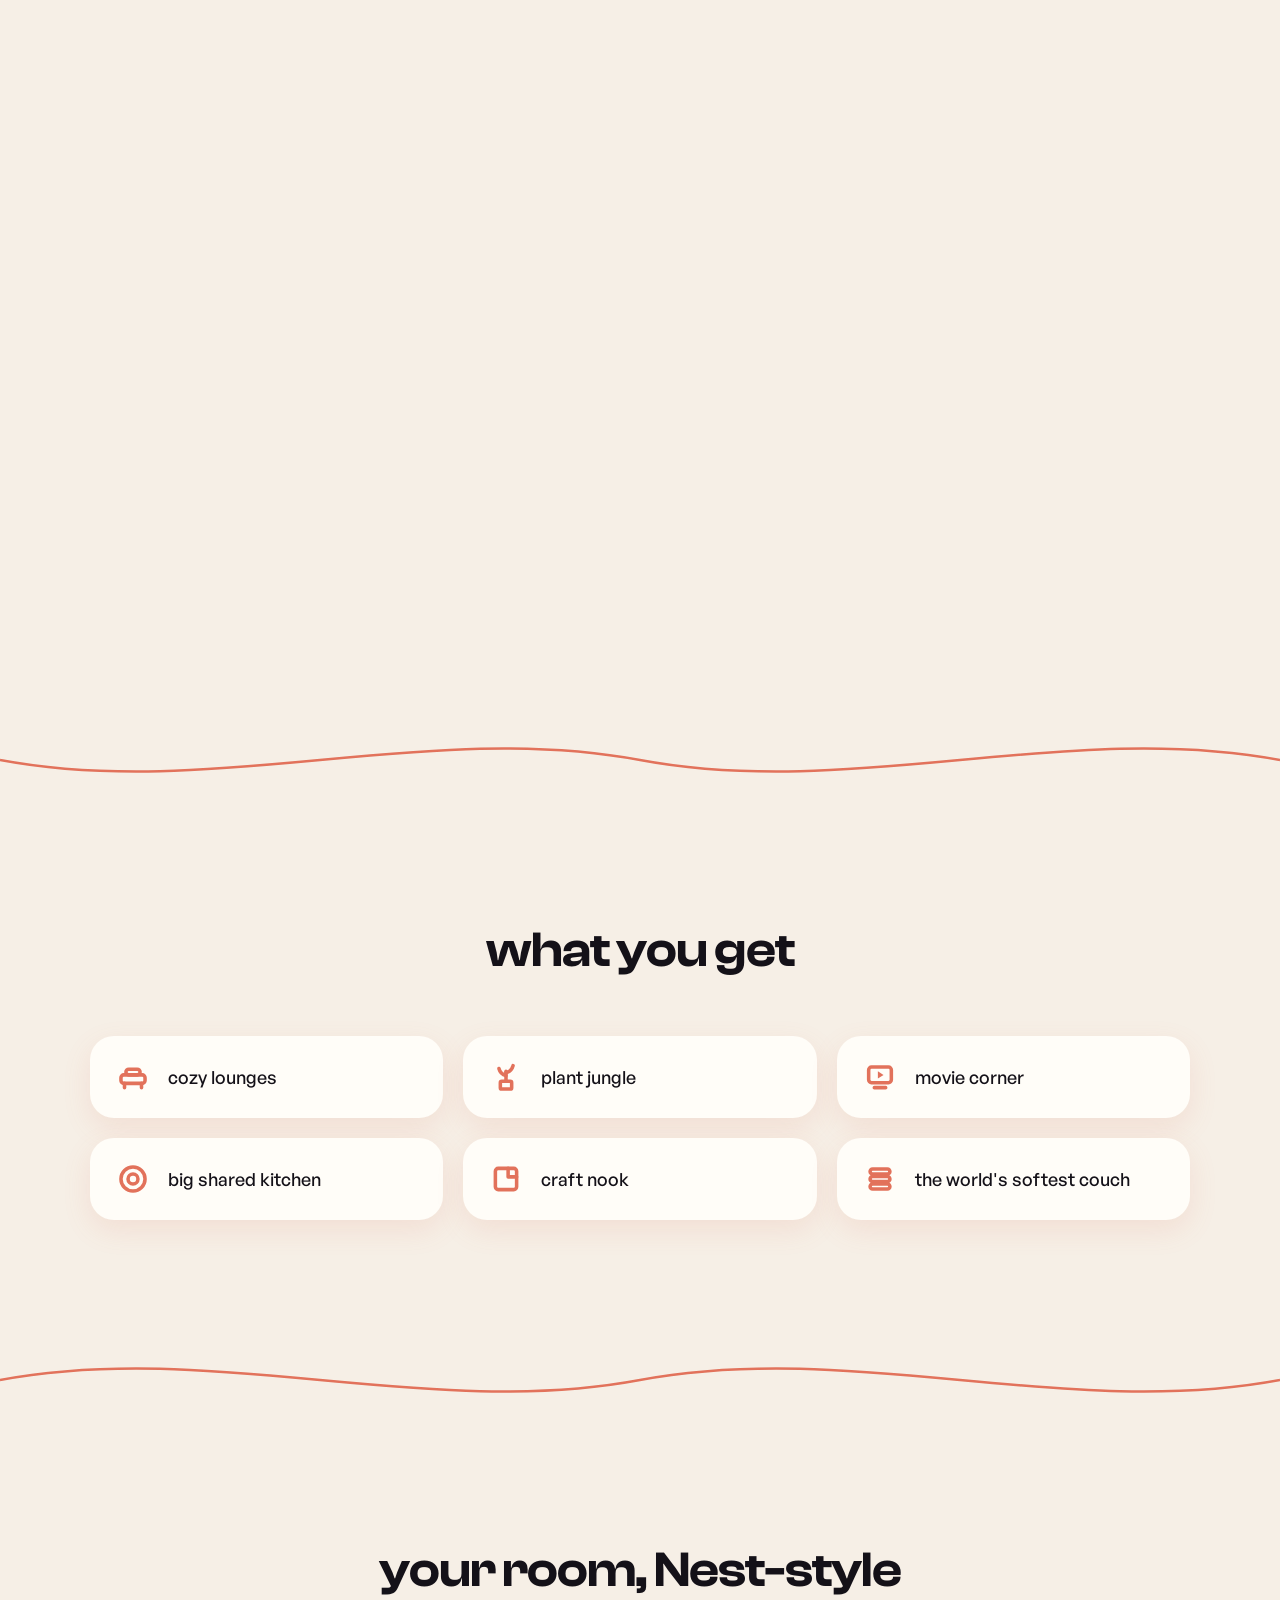
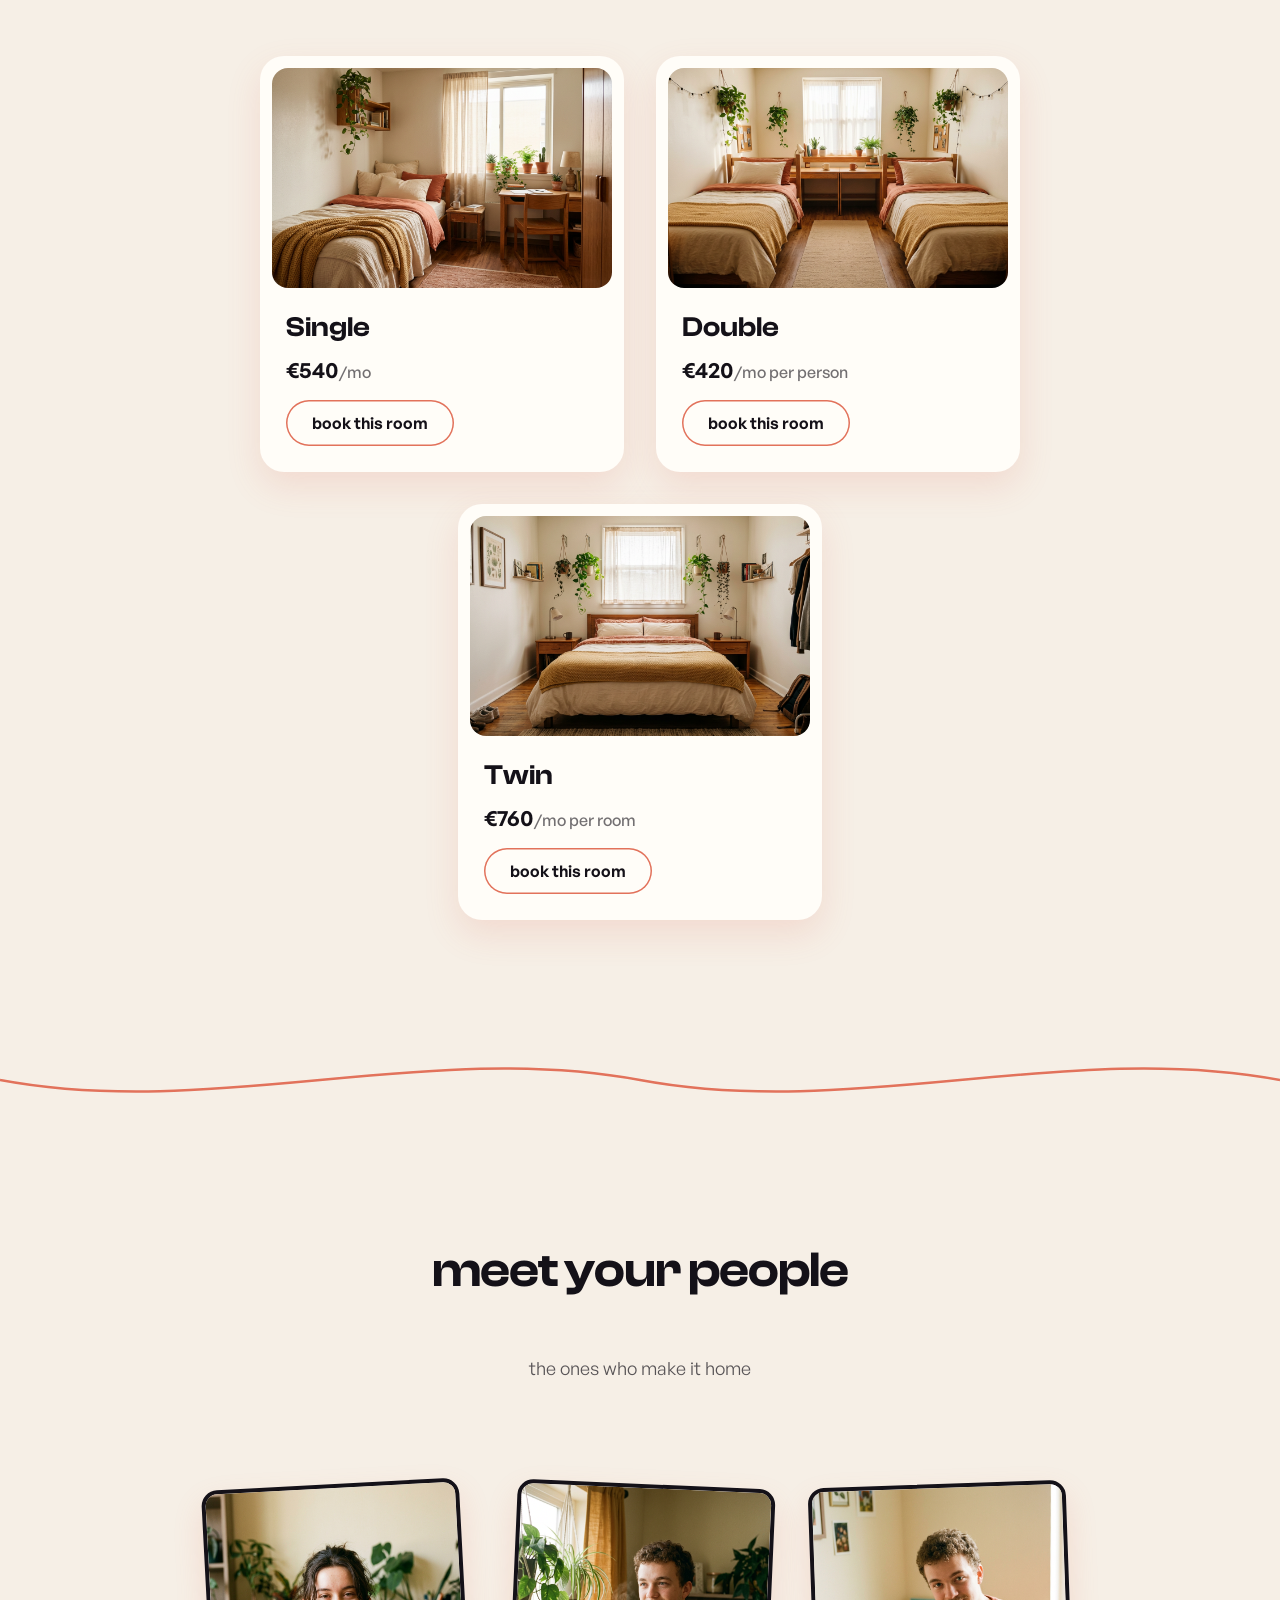
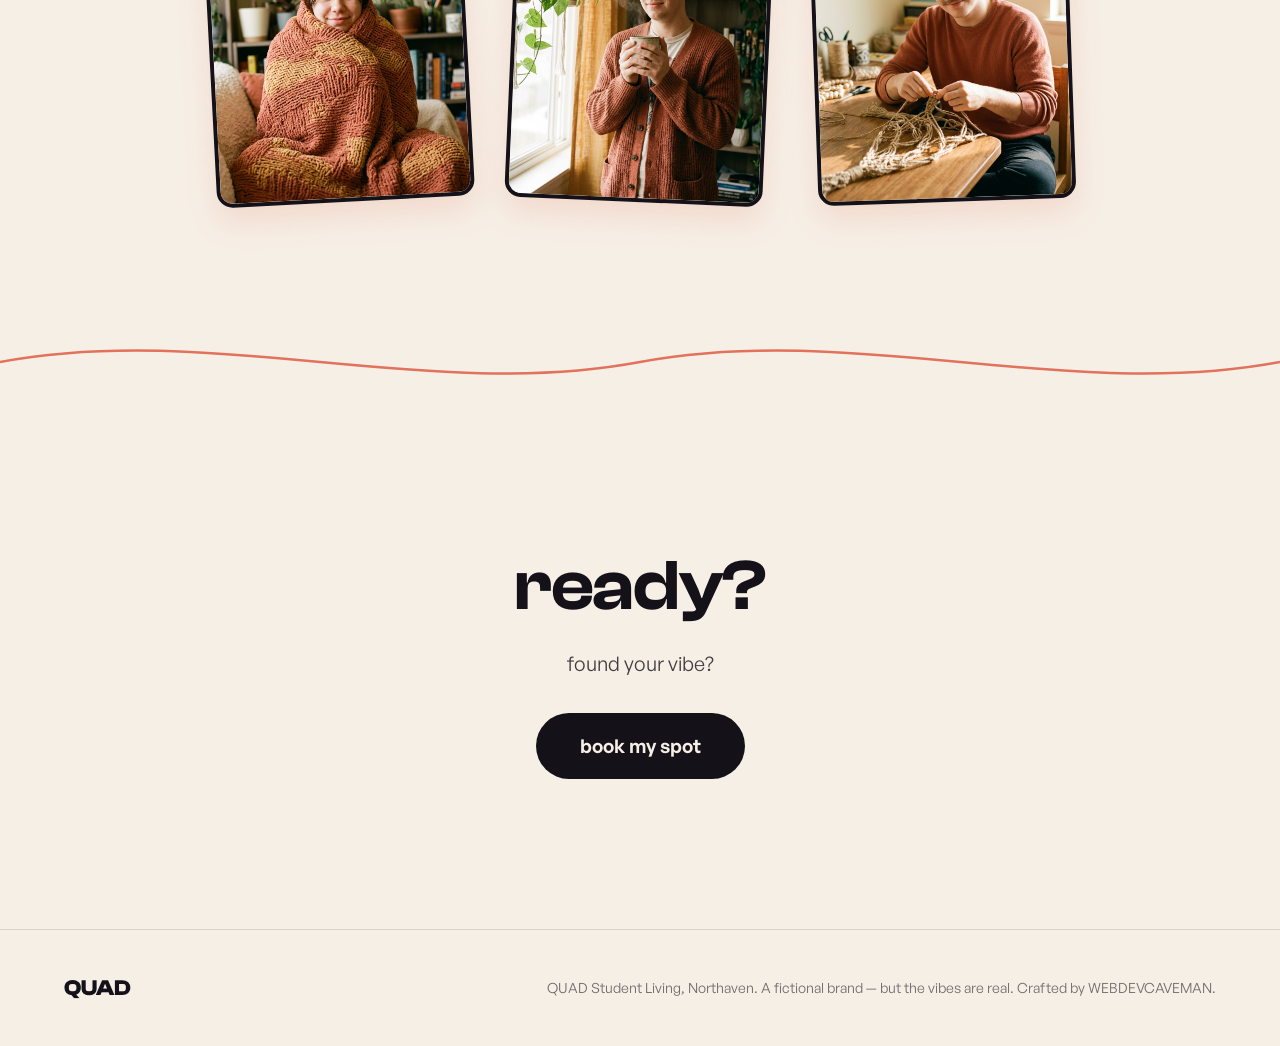
<file: nest.html>
<!DOCTYPE html>
<html lang="en">
<head>
<meta charset="utf-8">
<meta name="viewport" content="width=device-width, initial-scale=1">
<title>QUAD Nest — stay soft</title>
<meta name="description" content="Soft light, shared meals, a plant jungle with your name on it.">
<link rel="stylesheet" href="styles.css?v=6">
</head>
<body class="dorm dorm--nest" data-page="dorms" data-theme="light">

<div class="dorm-entry" aria-hidden="true"></div>

<header class="dorm-hero">
  <video class="dorm-hero__media" data-heroloop autoplay muted loop playsinline preload="metadata"
    poster="assets/images/dorm-nest-hero.png" src="assets/video/dorm-nest-hero-loop.mp4" aria-hidden="true"></video>
  <div class="dorm-hero__scrim" aria-hidden="true"></div>
  <div class="dorm-hero__inner">
    <div class="dorm-hero__text">
      <span class="dorm-eyebrow">STAY SOFT</span>
      <h1 class="dorm-hero__title">home, but <em>closer to campus</em></h1>
      <p class="dorm-hero__lede">soft light, shared meals, a plant jungle with your name on it.</p>
      <a href="#rooms" class="dorm-btn">show me my room</a>
    </div>
    <span class="dorm-hero__crest shield shield--nest" role="img" aria-label="Nest"></span>
  </div>
</header>

<div class="divider">
  <svg viewBox="0 0 1440 120" preserveAspectRatio="none" aria-hidden="true">
    <path data-motion d="M0 60 C240 20 480 100 720 60 C960 20 1200 100 1440 60" fill="none" stroke="#E2725B" stroke-width="2.5"></path>
  </svg>
  <img class="divider__traveler" src="assets/crests/crest-nest-mono.svg?v=4" alt="">
</div>

<section class="scrolly" aria-label="a day at Nest">
  <div class="scrolly__stick">
    <div class="scrolly__media">
      <img class="on" src="assets/images/dorm-nest-day-01.png" alt="10am pancake sunday, flour everywhere">
      <img src="assets/images/dorm-nest-day-02.png" alt="2pm plant watering round in the plant jungle">
      <img src="assets/images/dorm-nest-day-03.png" alt="8pm movie night under seventeen blankets">
    </div>
    <div class="scrolly__body">
      <h2>a day at Nest</h2>
      <div class="scrolly__beats">
        <button class="beat-btn on" type="button">10am</button>
        <button class="beat-btn" type="button">2pm</button>
        <button class="beat-btn" type="button">8pm</button>
      </div>
      <div class="scrolly__blocks">
        <p class="beat-block on"><span>pancake</span> <span>sunday,</span> <span>flour</span> <span>everywhere</span></p>
        <p class="beat-block"><span>plant</span> <span>watering</span> <span>round</span> <span>(yes</span> <span>it's</span> <span>an</span> <span>event)</span></p>
        <p class="beat-block"><span>movie</span> <span>night</span> <span>under</span> <span>seventeen</span> <span>blankets</span></p>
      </div>
    </div>
  </div>
</section>

<div class="divider">
  <svg viewBox="0 0 1440 120" preserveAspectRatio="none" aria-hidden="true">
    <path data-motion d="M0 60 C240 100 480 20 720 60 C960 100 1200 20 1440 60" fill="none" stroke="#E2725B" stroke-width="2.5"></path>
  </svg>
  <img class="divider__traveler" src="assets/crests/crest-nest-mono.svg?v=4" alt="">
</div>

<section class="dorm-sec" aria-label="what you get">
  <h2>what you get</h2>
  <div class="features">
    <div class="feature">
      <svg viewBox="0 0 24 24" width="34" height="34" fill="none" stroke="currentColor" stroke-width="2.5" stroke-linecap="round" stroke-linejoin="round" aria-hidden="true"><rect x="7" y="6.5" width="10" height="4" rx="2"></rect><rect x="3.5" y="10.5" width="17" height="6" rx="2"></rect><line x1="6" y1="16.5" x2="6" y2="19.5"></line><line x1="18" y1="16.5" x2="18" y2="19.5"></line></svg>
      <span>cozy lounges</span>
    </div>
    <div class="feature">
      <svg viewBox="0 0 24 24" width="34" height="34" fill="none" stroke="currentColor" stroke-width="2.5" stroke-linecap="round" stroke-linejoin="round" aria-hidden="true"><rect x="8" y="15" width="8" height="5.5" rx="1"></rect><line x1="12" y1="15" x2="12" y2="8"></line><path d="M12 11 q-4 -1 -5 -5"></path><path d="M12 9 q4 -1 5 -5"></path></svg>
      <span>plant jungle</span>
    </div>
    <div class="feature">
      <svg viewBox="0 0 24 24" width="34" height="34" fill="none" stroke="currentColor" stroke-width="2.5" stroke-linecap="round" stroke-linejoin="round" aria-hidden="true"><rect x="4" y="5" width="16" height="11" rx="2"></rect><polygon points="10.5 8 14.5 10.5 10.5 13" fill="currentColor" stroke="none"></polygon><line x1="8" y1="19.5" x2="16" y2="19.5"></line></svg>
      <span>movie corner</span>
    </div>
    <div class="feature">
      <svg viewBox="0 0 24 24" width="34" height="34" fill="none" stroke="currentColor" stroke-width="2.5" stroke-linecap="round" stroke-linejoin="round" aria-hidden="true"><circle cx="12" cy="12" r="8.5"></circle><circle cx="12" cy="12" r="3.5"></circle></svg>
      <span>big shared kitchen</span>
    </div>
    <div class="feature">
      <svg viewBox="0 0 24 24" width="34" height="34" fill="none" stroke="currentColor" stroke-width="2.5" stroke-linecap="round" stroke-linejoin="round" aria-hidden="true"><rect x="4.5" y="4.5" width="15" height="15" rx="2"></rect><path d="M13.5 4.5 V10.5 H19.5"></path></svg>
      <span>craft nook</span>
    </div>
    <div class="feature">
      <svg viewBox="0 0 24 24" width="34" height="34" fill="none" stroke="currentColor" stroke-width="2.5" stroke-linecap="round" stroke-linejoin="round" aria-hidden="true"><rect x="5" y="5" width="14" height="3.5" rx="1.75"></rect><rect x="5" y="10.25" width="14" height="3.5" rx="1.75"></rect><rect x="5" y="15.5" width="14" height="3.5" rx="1.75"></rect></svg>
      <span>the world's softest couch</span>
    </div>
  </div>
</section>

<div class="divider">
  <svg viewBox="0 0 1440 120" preserveAspectRatio="none" aria-hidden="true">
    <path data-motion d="M0 60 C240 20 480 100 720 60 C960 20 1200 100 1440 60" fill="none" stroke="#E2725B" stroke-width="2.5"></path>
  </svg>
  <img class="divider__traveler" src="assets/crests/crest-nest-mono.svg?v=4" alt="">
</div>

<section id="rooms" class="dorm-sec" aria-label="rooms">
  <h2>your room, Nest-style</h2>
  <div class="dorm-rooms">
    <div class="dorm-room">
      <img src="assets/images/room-single-nest.png" alt="Single room at Nest — soft light, plants on the sill">
      <div class="dorm-room__body"><h3>Single</h3>
        <p class="dorm-room__price">€540<small>/mo</small></p>
        <a href="book.html" class="dorm-room__cta">book this room</a></div>
    </div>
    <div class="dorm-room">
      <img src="assets/images/room-double-nest.png" alt="Double room at Nest — two beds and a shared reading lamp">
      <div class="dorm-room__body"><h3>Double</h3>
        <p class="dorm-room__price">€420<small>/mo per person</small></p>
        <a href="book.html" class="dorm-room__cta">book this room</a></div>
    </div>
    <div class="dorm-room">
      <img src="assets/images/room-twin-nest.png" alt="Twin room at Nest — one queen bed under a knit throw">
      <div class="dorm-room__body"><h3>Twin</h3>
        <p class="dorm-room__price">€760<small>/mo per room</small></p>
        <a href="book.html" class="dorm-room__cta">book this room</a></div>
    </div>
  </div>
</section>

<div class="divider">
  <svg viewBox="0 0 1440 120" preserveAspectRatio="none" aria-hidden="true">
    <path data-motion d="M0 60 C240 100 480 20 720 60 C960 100 1200 20 1440 60" fill="none" stroke="#E2725B" stroke-width="2.5"></path>
  </svg>
  <img class="divider__traveler" src="assets/crests/crest-nest-mono.svg?v=4" alt="">
</div>

<section class="dorm-sec" aria-label="meet your people">
  <h2>meet your people</h2>
  <p class="dorm-sec__sub">the ones who make it home</p>
  <div class="people">
    <img src="assets/images/dorm-nest-people-01.png" alt="A Nest resident with a watering can and a favorite fern">
    <img src="assets/images/dorm-nest-people-02.png" alt="A Nest resident mid-pancake-flip">
    <img src="assets/images/dorm-nest-people-03.png" alt="A Nest resident wrapped in the softest blanket">
  </div>
</section>

<div class="divider">
  <svg viewBox="0 0 1440 120" preserveAspectRatio="none" aria-hidden="true">
    <path data-motion d="M0 60 C240 20 480 100 720 60 C960 20 1200 100 1440 60" fill="none" stroke="#E2725B" stroke-width="2.5"></path>
  </svg>
  <img class="divider__traveler" src="assets/crests/crest-nest-mono.svg?v=4" alt="">
</div>

<section class="dorm-ready">
  <h2>ready?</h2>
  <p>found your vibe?</p>
  <a href="book.html" class="dorm-btn">book my spot</a>
</section>

<script src="quad-nav.js?v=6"></script>
<script src="quad.js?v=6"></script>
</body>
</html>
</file>
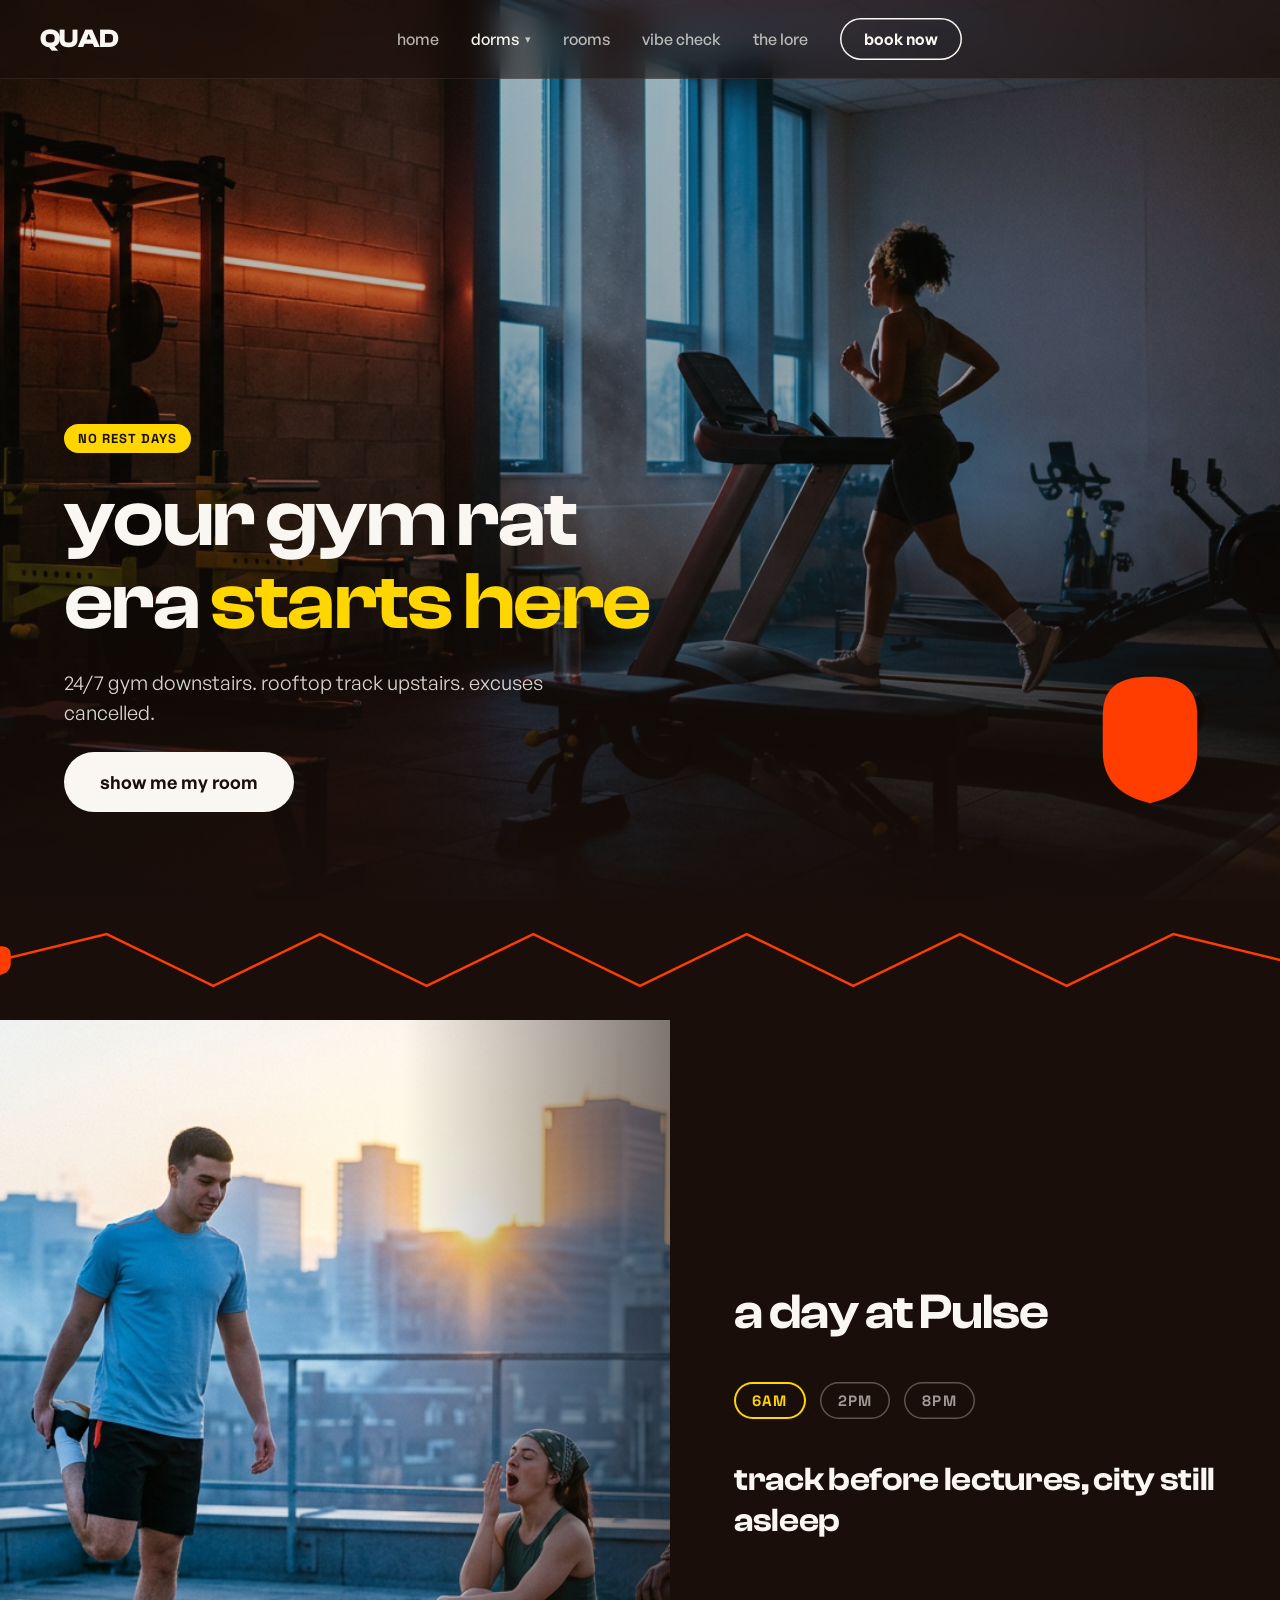
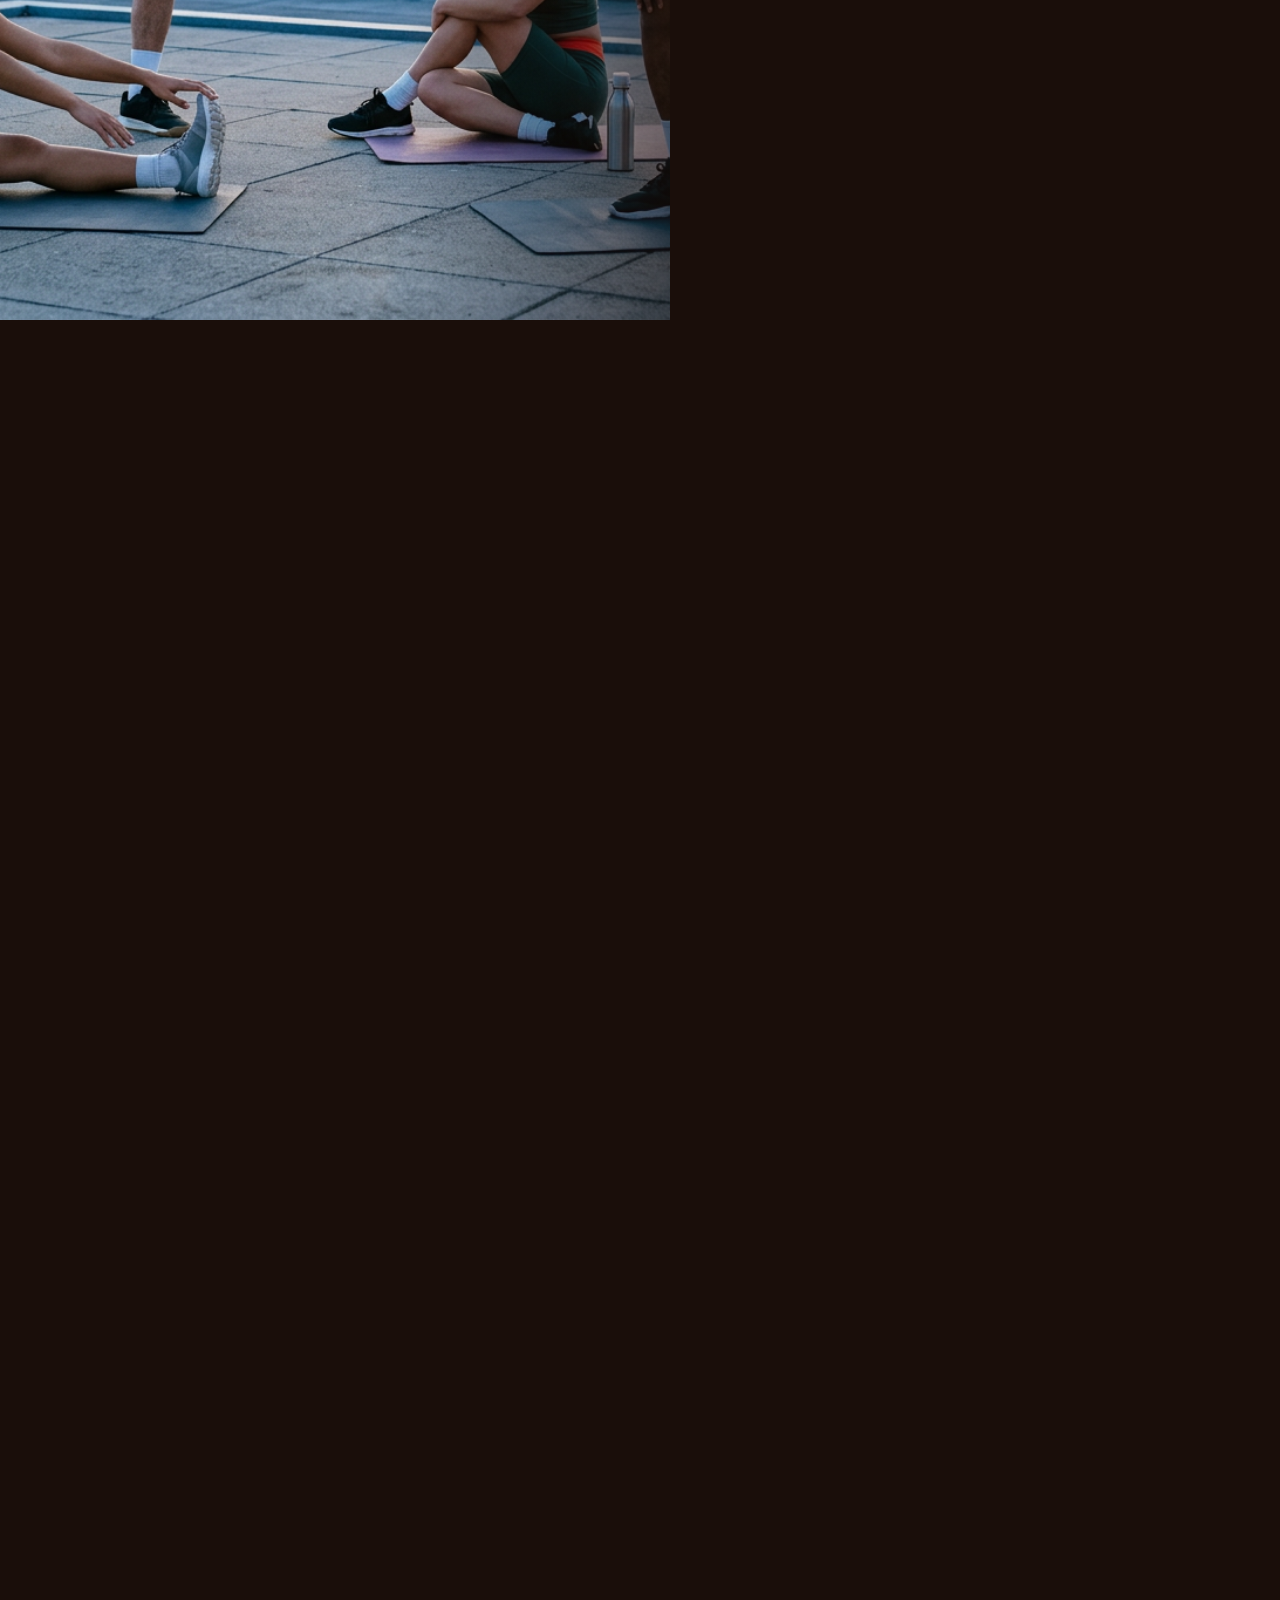
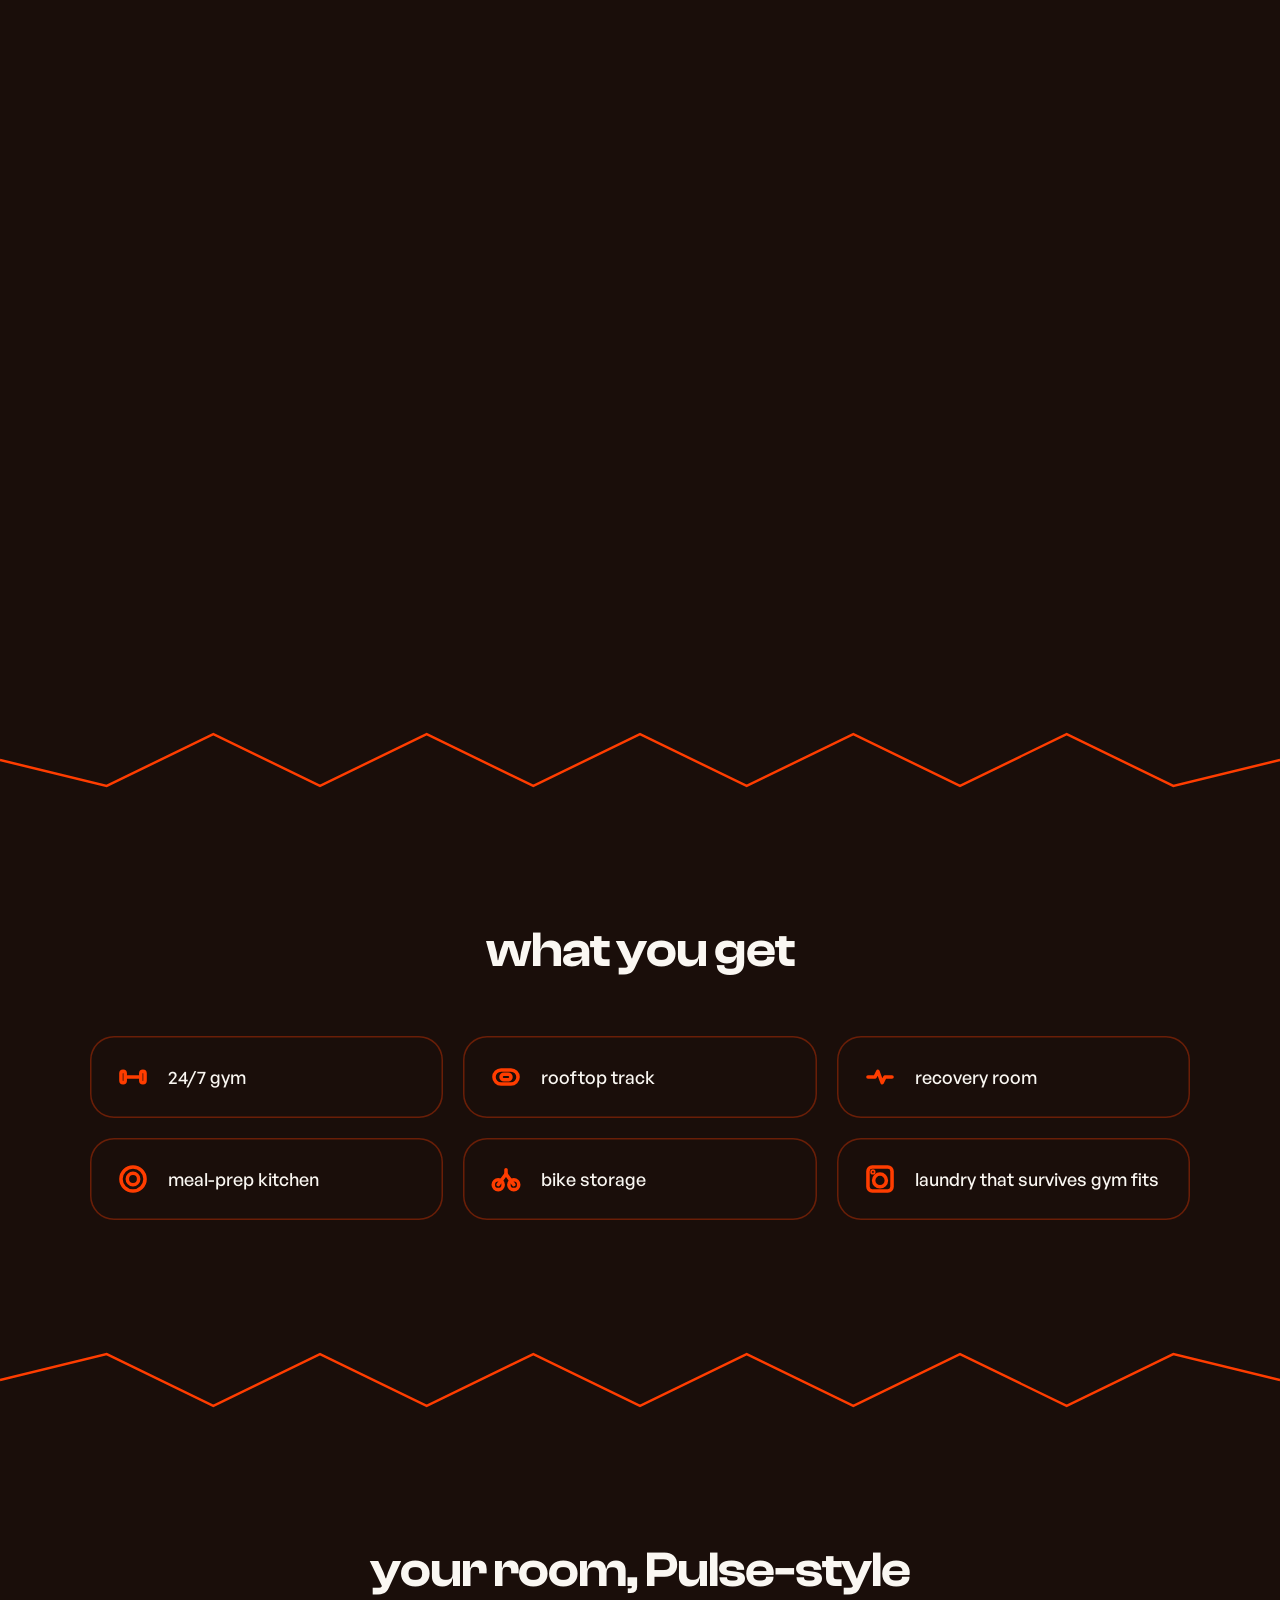
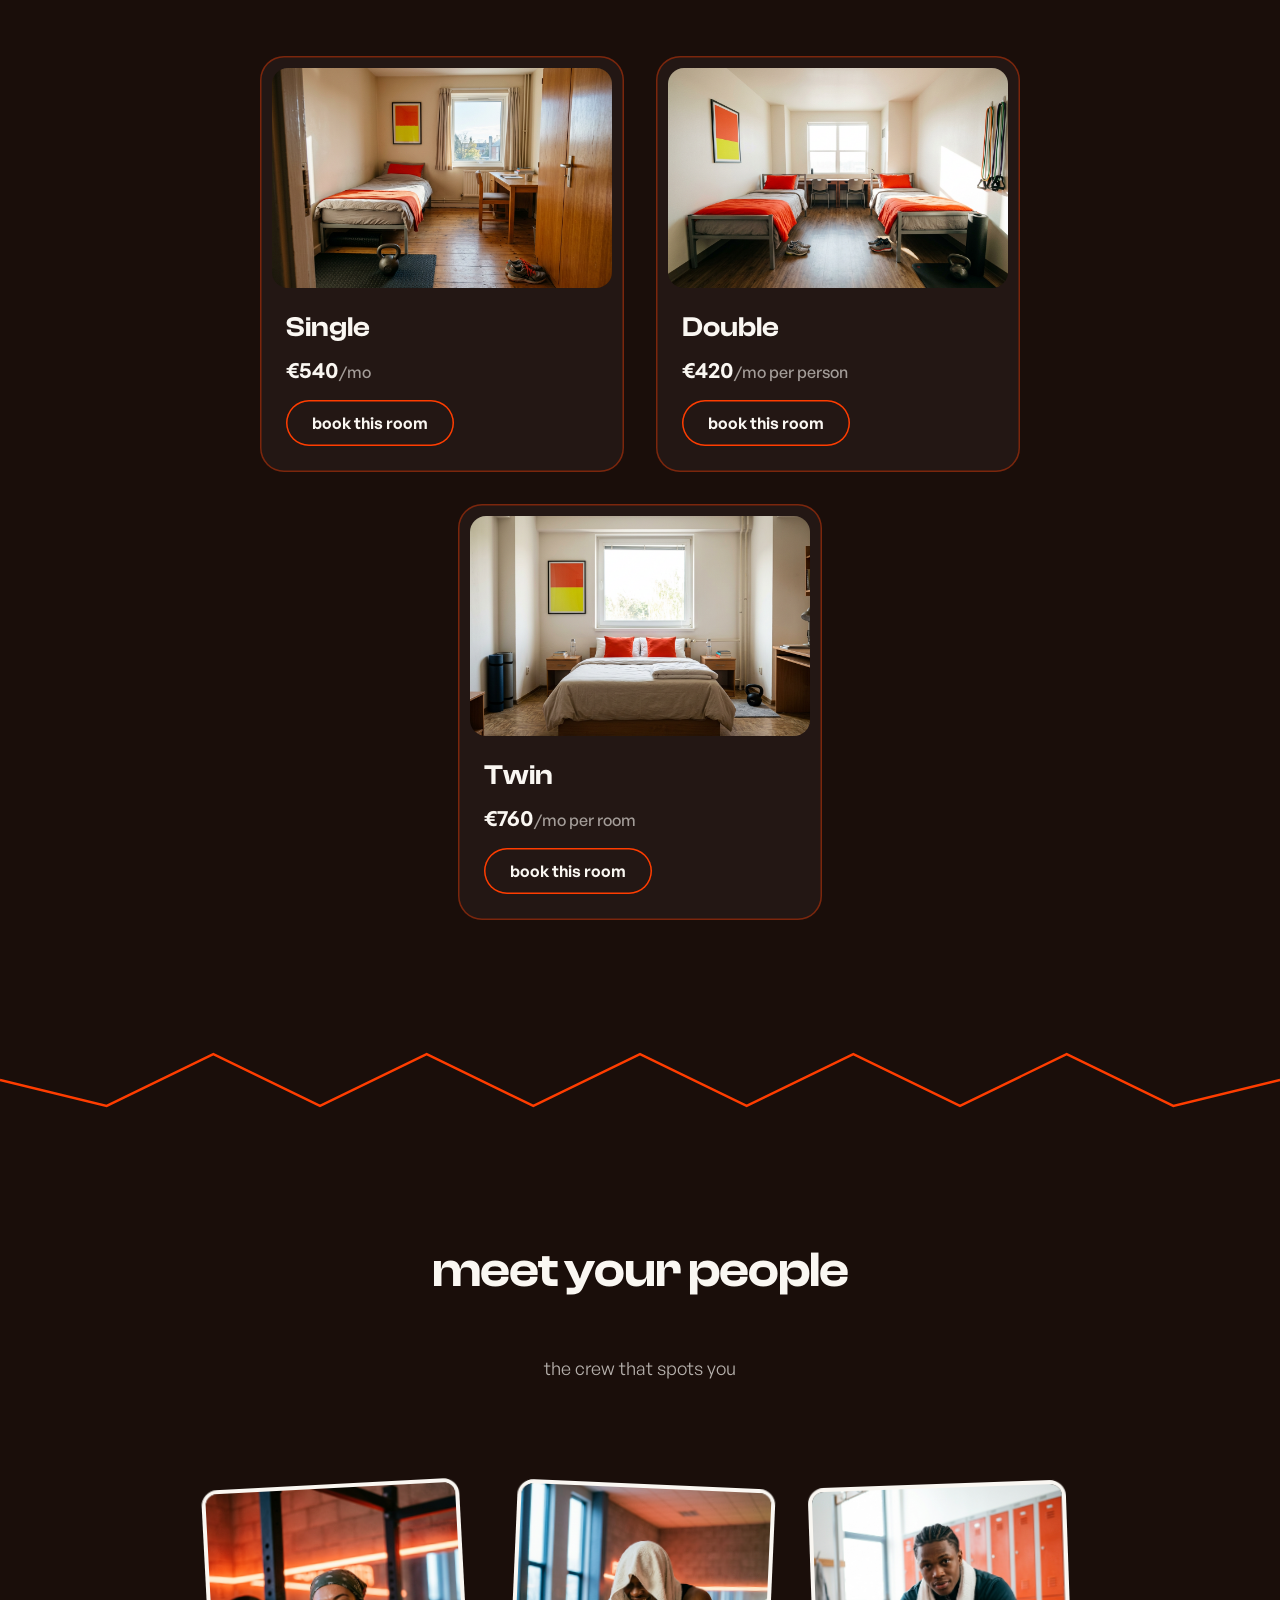
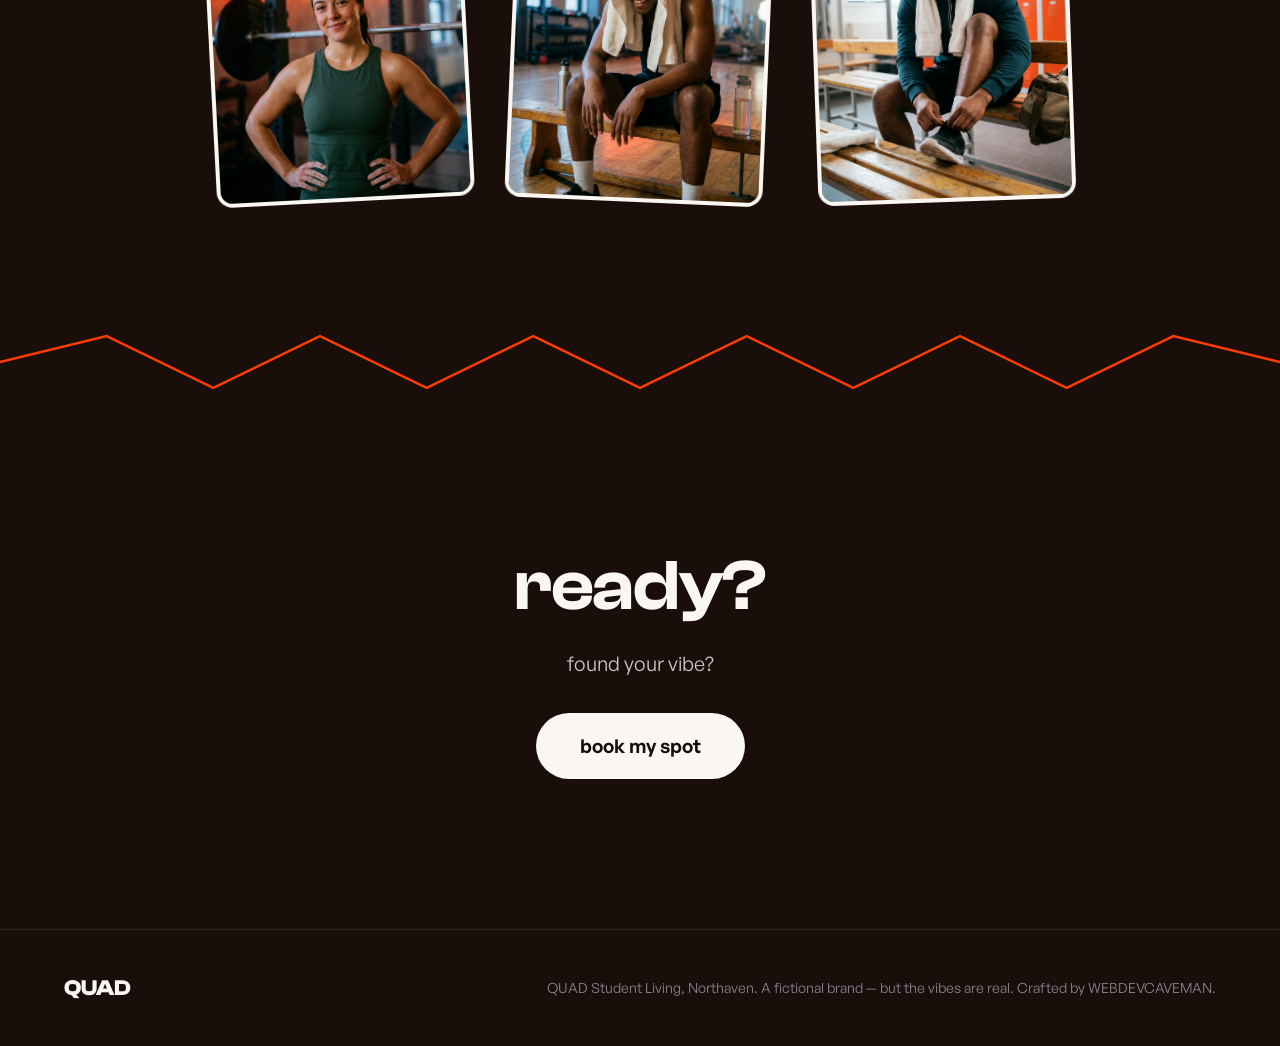
<file: pulse.html>
<!DOCTYPE html>
<html lang="en">
<head>
<meta charset="utf-8">
<meta name="viewport" content="width=device-width, initial-scale=1">
<title>QUAD Pulse — no rest days</title>
<meta name="description" content="24/7 gym downstairs. rooftop track upstairs. excuses cancelled.">
<link rel="stylesheet" href="styles.css?v=6">
</head>
<body class="dorm dorm--pulse" data-page="dorms" data-theme="dark">

<div class="dorm-entry" aria-hidden="true"></div>

<header class="dorm-hero">
  <video class="dorm-hero__media" data-heroloop autoplay muted loop playsinline preload="metadata"
    poster="assets/images/dorm-pulse-hero.png" src="assets/video/dorm-pulse-hero-loop.mp4" aria-hidden="true"></video>
  <div class="dorm-hero__scrim" aria-hidden="true"></div>
  <div class="dorm-hero__inner">
    <div class="dorm-hero__text">
      <span class="dorm-eyebrow">NO REST DAYS</span>
      <h1 class="dorm-hero__title">your gym rat era <em>starts here</em></h1>
      <p class="dorm-hero__lede">24/7 gym downstairs. rooftop track upstairs. excuses cancelled.</p>
      <a href="#rooms" class="dorm-btn">show me my room</a>
    </div>
    <span class="dorm-hero__crest shield shield--pulse" role="img" aria-label="Pulse"></span>
  </div>
</header>

<div class="divider">
  <svg viewBox="0 0 1440 120" preserveAspectRatio="none" aria-hidden="true">
    <path data-motion d="M0 60 L120 34 L240 86 L360 34 L480 86 L600 34 L720 86 L840 34 L960 86 L1080 34 L1200 86 L1320 34 L1440 60" fill="none" stroke="#FF3D00" stroke-width="2.5"></path>
  </svg>
  <img class="divider__traveler" src="assets/crests/crest-pulse-mono.svg?v=4" alt="">
</div>

<section class="scrolly" aria-label="a day at Pulse">
  <div class="scrolly__stick">
    <div class="scrolly__media">
      <img class="on" src="assets/images/dorm-pulse-day-01.png" alt="6am on the rooftop track, city still asleep">
      <img src="assets/images/dorm-pulse-day-02.png" alt="2pm stairwell races between floors">
      <img src="assets/images/dorm-pulse-day-03.png" alt="8pm protein pancakes with the crew">
    </div>
    <div class="scrolly__body">
      <h2>a day at Pulse</h2>
      <div class="scrolly__beats">
        <button class="beat-btn on" type="button">6am</button>
        <button class="beat-btn" type="button">2pm</button>
        <button class="beat-btn" type="button">8pm</button>
      </div>
      <div class="scrolly__blocks">
        <p class="beat-block on"><span>track</span> <span>before</span> <span>lectures,</span> <span>city</span> <span>still</span> <span>asleep</span></p>
        <p class="beat-block"><span>stairwell</span> <span>races,</span> <span>because</span> <span>elevators</span> <span>are</span> <span>for</span> <span>rest</span> <span>days</span></p>
        <p class="beat-block"><span>protein</span> <span>pancakes</span> <span>with</span> <span>the</span> <span>crew</span></p>
      </div>
    </div>
  </div>
</section>

<div class="divider">
  <svg viewBox="0 0 1440 120" preserveAspectRatio="none" aria-hidden="true">
    <path data-motion d="M0 60 L120 86 L240 34 L360 86 L480 34 L600 86 L720 34 L840 86 L960 34 L1080 86 L1200 34 L1320 86 L1440 60" fill="none" stroke="#FF3D00" stroke-width="2.5"></path>
  </svg>
  <img class="divider__traveler" src="assets/crests/crest-pulse-mono.svg?v=4" alt="">
</div>

<section class="dorm-sec" aria-label="what you get">
  <h2>what you get</h2>
  <div class="features">
    <div class="feature">
      <svg viewBox="0 0 24 24" width="34" height="34" fill="none" stroke="currentColor" stroke-width="2.5" stroke-linecap="round" stroke-linejoin="round" aria-hidden="true"><line x1="8" y1="12" x2="16" y2="12"></line><rect x="3.5" y="8" width="3" height="8" rx="1.5"></rect><rect x="17.5" y="8" width="3" height="8" rx="1.5"></rect></svg>
      <span>24/7 gym</span>
    </div>
    <div class="feature">
      <svg viewBox="0 0 24 24" width="34" height="34" fill="none" stroke="currentColor" stroke-width="2.5" stroke-linecap="round" stroke-linejoin="round" aria-hidden="true"><rect x="3.5" y="7" width="17" height="10" rx="5"></rect><rect x="8.5" y="10" width="7" height="4" rx="2"></rect></svg>
      <span>rooftop track</span>
    </div>
    <div class="feature">
      <svg viewBox="0 0 24 24" width="34" height="34" fill="none" stroke="currentColor" stroke-width="2.5" stroke-linecap="round" stroke-linejoin="round" aria-hidden="true"><polyline points="3.5 12 8.5 12 10.5 8 13.5 16 15.5 12 20.5 12"></polyline></svg>
      <span>recovery room</span>
    </div>
    <div class="feature">
      <svg viewBox="0 0 24 24" width="34" height="34" fill="none" stroke="currentColor" stroke-width="2.5" stroke-linecap="round" stroke-linejoin="round" aria-hidden="true"><circle cx="12" cy="12" r="8.5"></circle><circle cx="12" cy="12" r="4"></circle></svg>
      <span>meal-prep kitchen</span>
    </div>
    <div class="feature">
      <svg viewBox="0 0 24 24" width="34" height="34" fill="none" stroke="currentColor" stroke-width="2.5" stroke-linecap="round" stroke-linejoin="round" aria-hidden="true"><circle cx="6.5" cy="16" r="3.5"></circle><circle cx="17.5" cy="16" r="3.5"></circle><polyline points="6.5 16 12 8.5 17.5 16"></polyline><line x1="12" y1="8.5" x2="12" y2="5.5"></line></svg>
      <span>bike storage</span>
    </div>
    <div class="feature">
      <svg viewBox="0 0 24 24" width="34" height="34" fill="none" stroke="currentColor" stroke-width="2.5" stroke-linecap="round" stroke-linejoin="round" aria-hidden="true"><rect x="3.5" y="3.5" width="17" height="17" rx="3"></rect><circle cx="12" cy="13" r="4.5"></circle><circle cx="7" cy="7" r="0.6"></circle></svg>
      <span>laundry that survives gym fits</span>
    </div>
  </div>
</section>

<div class="divider">
  <svg viewBox="0 0 1440 120" preserveAspectRatio="none" aria-hidden="true">
    <path data-motion d="M0 60 L120 34 L240 86 L360 34 L480 86 L600 34 L720 86 L840 34 L960 86 L1080 34 L1200 86 L1320 34 L1440 60" fill="none" stroke="#FF3D00" stroke-width="2.5"></path>
  </svg>
  <img class="divider__traveler" src="assets/crests/crest-pulse-mono.svg?v=4" alt="">
</div>

<section id="rooms" class="dorm-sec" aria-label="rooms">
  <h2>your room, Pulse-style</h2>
  <div class="dorm-rooms">
    <div class="dorm-room">
      <img src="assets/images/room-single-pulse.png" alt="Single room at Pulse — desk by the window, kit on the wall">
      <div class="dorm-room__body"><h3>Single</h3>
        <p class="dorm-room__price">€540<small>/mo</small></p>
        <a href="book.html" class="dorm-room__cta">book this room</a></div>
    </div>
    <div class="dorm-room">
      <img src="assets/images/room-double-pulse.png" alt="Double room at Pulse — two beds, shared desk zone">
      <div class="dorm-room__body"><h3>Double</h3>
        <p class="dorm-room__price">€420<small>/mo per person</small></p>
        <a href="book.html" class="dorm-room__cta">book this room</a></div>
    </div>
    <div class="dorm-room">
      <img src="assets/images/room-twin-pulse.png" alt="Twin room at Pulse — one queen bed, two nightstands">
      <div class="dorm-room__body"><h3>Twin</h3>
        <p class="dorm-room__price">€760<small>/mo per room</small></p>
        <a href="book.html" class="dorm-room__cta">book this room</a></div>
    </div>
  </div>
</section>

<div class="divider">
  <svg viewBox="0 0 1440 120" preserveAspectRatio="none" aria-hidden="true">
    <path data-motion d="M0 60 L120 86 L240 34 L360 86 L480 34 L600 86 L720 34 L840 86 L960 34 L1080 86 L1200 34 L1320 86 L1440 60" fill="none" stroke="#FF3D00" stroke-width="2.5"></path>
  </svg>
  <img class="divider__traveler" src="assets/crests/crest-pulse-mono.svg?v=4" alt="">
</div>

<section class="dorm-sec" aria-label="meet your people">
  <h2>meet your people</h2>
  <p class="dorm-sec__sub">the crew that spots you</p>
  <div class="people">
    <img src="assets/images/dorm-pulse-people-01.png" alt="A Pulse resident grinning between sets">
    <img src="assets/images/dorm-pulse-people-02.png" alt="A Pulse resident mid-laugh on the track">
    <img src="assets/images/dorm-pulse-people-03.png" alt="A Pulse resident with a protein shake and zero excuses">
  </div>
</section>

<div class="divider">
  <svg viewBox="0 0 1440 120" preserveAspectRatio="none" aria-hidden="true">
    <path data-motion d="M0 60 L120 34 L240 86 L360 34 L480 86 L600 34 L720 86 L840 34 L960 86 L1080 34 L1200 86 L1320 34 L1440 60" fill="none" stroke="#FF3D00" stroke-width="2.5"></path>
  </svg>
  <img class="divider__traveler" src="assets/crests/crest-pulse-mono.svg?v=4" alt="">
</div>

<section class="dorm-ready">
  <h2>ready?</h2>
  <p>found your vibe?</p>
  <a href="book.html" class="dorm-btn">book my spot</a>
</section>

<script src="quad-nav.js?v=6"></script>
<script src="quad.js?v=6"></script>
</body>
</html>
</file>
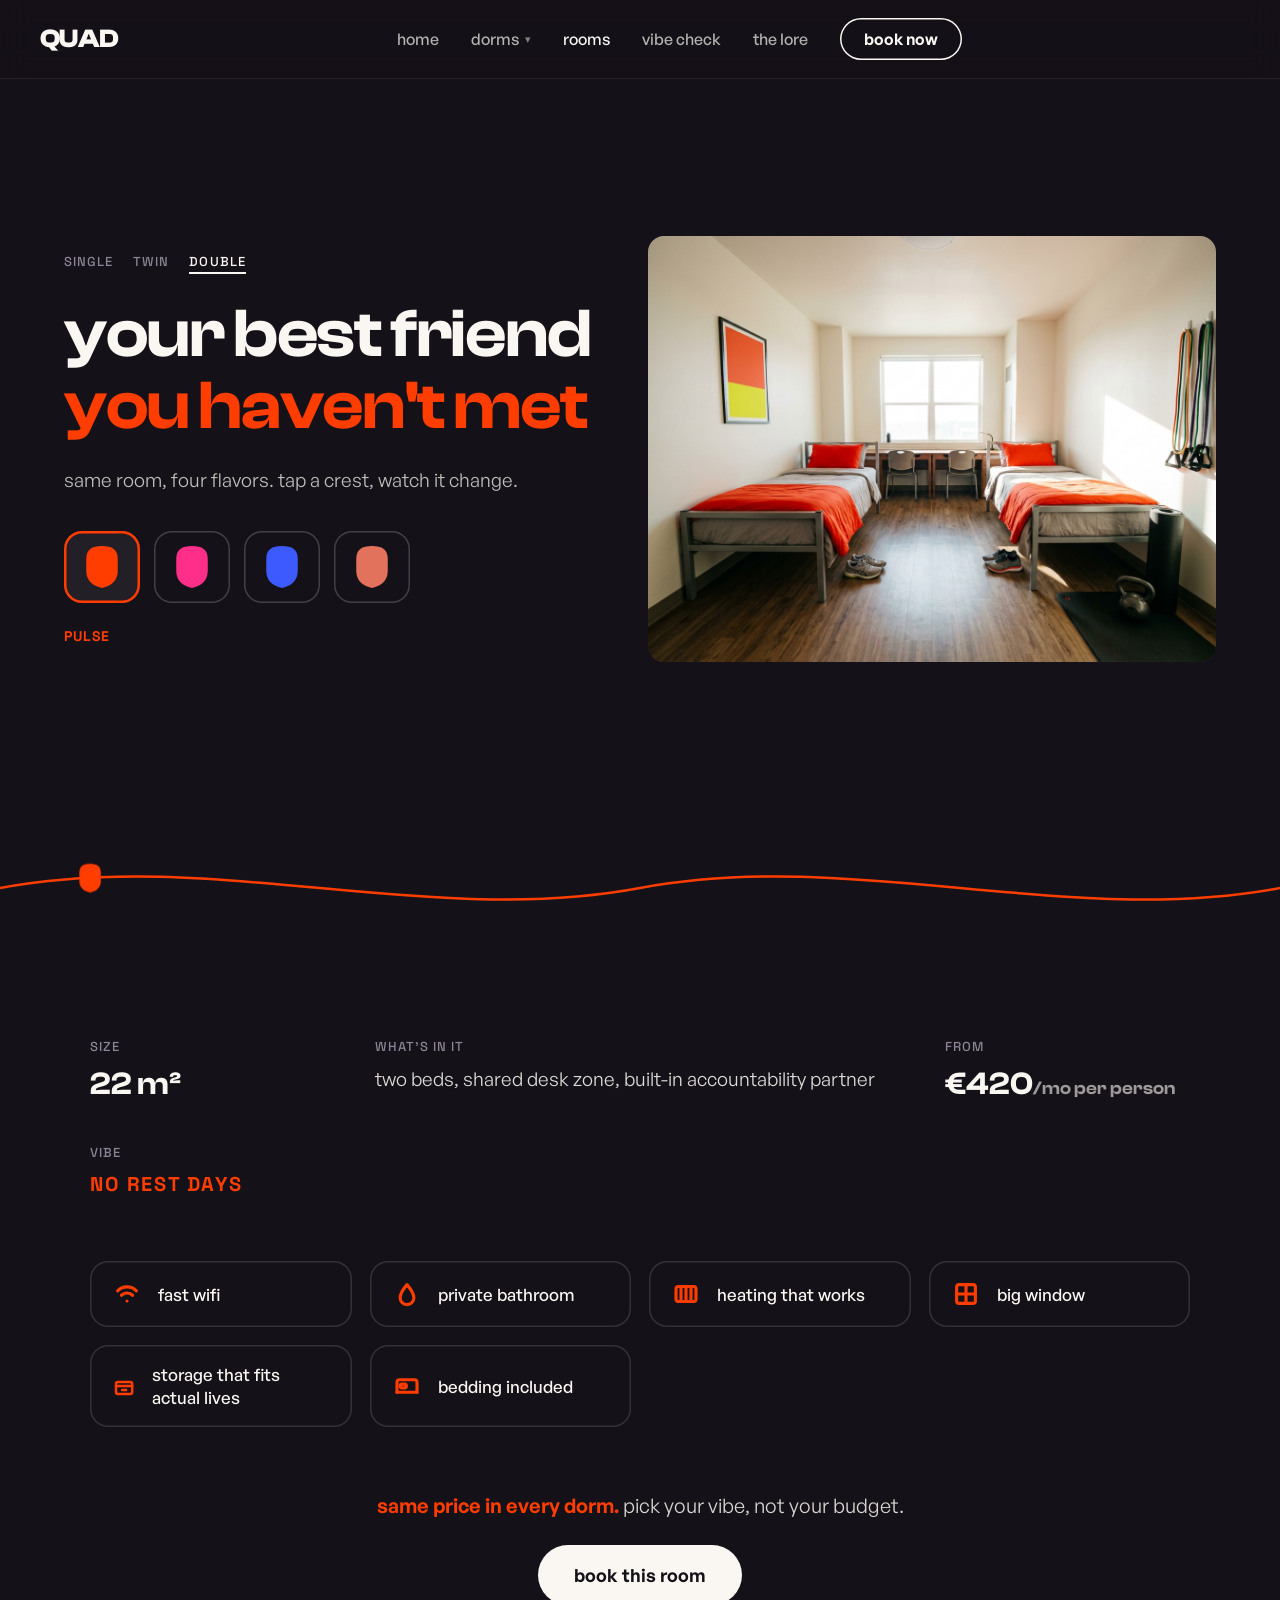
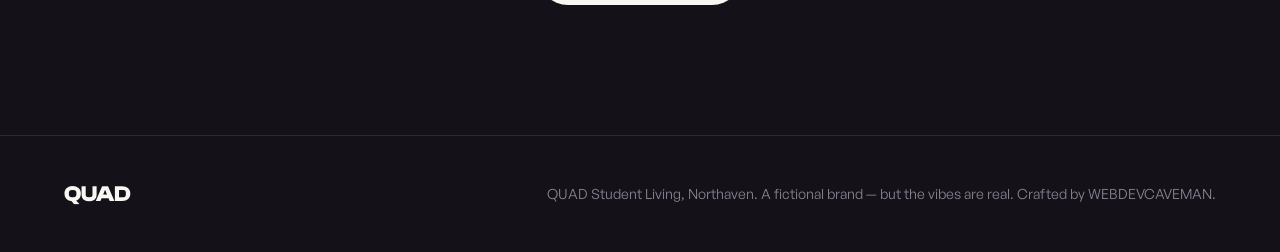
<file: room-double.html>
<!DOCTYPE html>
<html lang="en">
<head>
<meta charset="utf-8">
<meta name="viewport" content="width=device-width, initial-scale=1">
<title>QUAD — Double room</title>
<meta name="description" content="Same room, four flavors. Tap a crest, watch it change.">
<link rel="stylesheet" href="styles.css?v=6">
<script>try{var m={pulse:'#FF3D00',social:'#FF2E88',focus:'#3D5AFE',nest:'#E2725B'};var d=localStorage.getItem('quad-room-dorm');if(!m[d])d='pulse';var r=document.documentElement;r.setAttribute('data-room-dorm',d);r.style.setProperty('--room-lead',m[d]);}catch(e){document.documentElement.setAttribute('data-room-dorm','pulse');}</script>
</head>
<body data-page="rooms" data-theme="dark" data-room>

<section class="room-switch">
  <div class="room-switch__col">
    <div class="room-types">
      <a href="room-single.html">Single</a>
      <a href="room-twin.html">Twin</a>
      <span class="current">Double</span>
    </div>
    <h1 class="room-h1">your best friend <em data-raccent>you haven't met</em></h1>
    <p class="room-sub">same room, four flavors. tap a crest, watch it change.</p>
    <div class="room-tabs" role="group" aria-label="pick a dorm">
      <button class="room-tab" data-rtab="pulse" aria-label="Pulse"><span class="shield shield--pulse"></span></button>
      <button class="room-tab" data-rtab="social" aria-label="Social"><span class="shield shield--social"></span></button>
      <button class="room-tab" data-rtab="focus" aria-label="Focus"><span class="shield shield--focus"></span></button>
      <button class="room-tab" data-rtab="nest" aria-label="Nest"><span class="shield shield--nest"></span></button>
    </div>
    <p class="room-world" data-rworld>PULSE</p>
  </div>
  <div class="room-imgs">
    <img class="room-img" data-rimg="pulse" src="assets/images/room-double-pulse.png" alt="Double room styled the Pulse way — two beds, gym bags ready">
    <img class="room-img" data-rimg="social" src="assets/images/room-double-social.png" alt="Double room styled the Social way — two beds, posters and shared playlists">
    <img class="room-img" data-rimg="focus" src="assets/images/room-double-focus.png" alt="Double room styled the Focus way — two desks, two monitors, one rule">
    <img class="room-img" data-rimg="nest" src="assets/images/room-double-nest.png" alt="Double room styled the Nest way — two beds and a shared reading lamp">
  </div>
</section>

<div class="divider">
  <svg viewBox="0 0 1440 120" preserveAspectRatio="none" aria-hidden="true">
    <path data-motion data-rstrokepath d="M0 60 C240 20 480 100 720 60 C960 20 1200 100 1440 60" fill="none" stroke="#FF3D00" stroke-width="2.5"></path>
  </svg>
  <img class="divider__traveler" data-rtravel src="assets/crests/crest-pulse-mono.svg?v=4" alt="">
</div>

<section class="room-specs">
  <div class="room-grid">
    <div class="room-cell"><p class="k">size</p><p class="v">22 m²</p></div>
    <div class="room-cell room-cell--wide"><p class="k">what's in it</p><p class="desc">two beds, shared desk zone, built-in accountability partner</p></div>
    <div class="room-cell"><p class="k">from</p><p class="v">€420<small>/mo per person</small></p></div>
    <div class="room-cell"><p class="k">vibe</p><p class="room-vibe" data-rvibe>NO REST DAYS</p></div>
  </div>
  <div class="room-equip">
    <div><svg viewBox="0 0 24 24" width="30" height="30" fill="none" stroke="currentColor" stroke-width="2.5" stroke-linecap="round" stroke-linejoin="round" aria-hidden="true"><path d="M7.5 13 a6.5 6.5 0 0 1 9 0"></path><path d="M4.5 9.5 a10.5 10.5 0 0 1 15 0"></path><circle cx="12" cy="17.5" r="1.2" fill="currentColor" stroke="none"></circle></svg><span>fast wifi</span></div>
    <div><svg viewBox="0 0 24 24" width="30" height="30" fill="none" stroke="currentColor" stroke-width="2.5" stroke-linecap="round" stroke-linejoin="round" aria-hidden="true"><path d="M12 4.5 C12 4.5 6.5 11 6.5 15 a5.5 5.5 0 0 0 11 0 C17.5 11 12 4.5 12 4.5 Z"></path></svg><span>private bathroom</span></div>
    <div><svg viewBox="0 0 24 24" width="30" height="30" fill="none" stroke="currentColor" stroke-width="2.5" stroke-linecap="round" stroke-linejoin="round" aria-hidden="true"><rect x="4" y="6" width="16" height="12" rx="2"></rect><line x1="8" y1="6" x2="8" y2="18"></line><line x1="12" y1="6" x2="12" y2="18"></line><line x1="16" y1="6" x2="16" y2="18"></line></svg><span>heating that works</span></div>
    <div><svg viewBox="0 0 24 24" width="30" height="30" fill="none" stroke="currentColor" stroke-width="2.5" stroke-linecap="round" stroke-linejoin="round" aria-hidden="true"><rect x="4.5" y="4.5" width="15" height="15" rx="2"></rect><line x1="12" y1="4.5" x2="12" y2="19.5"></line><line x1="4.5" y1="12" x2="19.5" y2="12"></line></svg><span>big window</span></div>
    <div><svg viewBox="0 0 24 24" width="30" height="30" fill="none" stroke="currentColor" stroke-width="2.5" stroke-linecap="round" stroke-linejoin="round" aria-hidden="true"><rect x="4" y="8" width="16" height="12" rx="2"></rect><polyline points="4 12 20 12"></polyline><line x1="10" y1="16" x2="14" y2="16"></line></svg><span>storage that fits actual lives</span></div>
    <div><svg viewBox="0 0 24 24" width="30" height="30" fill="none" stroke="currentColor" stroke-width="2.5" stroke-linecap="round" stroke-linejoin="round" aria-hidden="true"><path d="M4 17 V9 a2 2 0 0 1 2 -2 h12 a2 2 0 0 1 2 2 v8"></path><line x1="4" y1="17" x2="20" y2="17"></line><rect x="6.5" y="10.5" width="5" height="3" rx="1.5"></rect></svg><span>bedding included</span></div>
  </div>
  <div class="room-note">
    <p><em data-rnote>same price in every dorm.</em> pick your vibe, not your budget.</p>
    <a href="book.html" class="btn btn--solid">book this room</a>
  </div>
</section>

<script src="quad-nav.js?v=6"></script>
<script src="quad.js?v=6"></script>
</body>
</html>
</file>
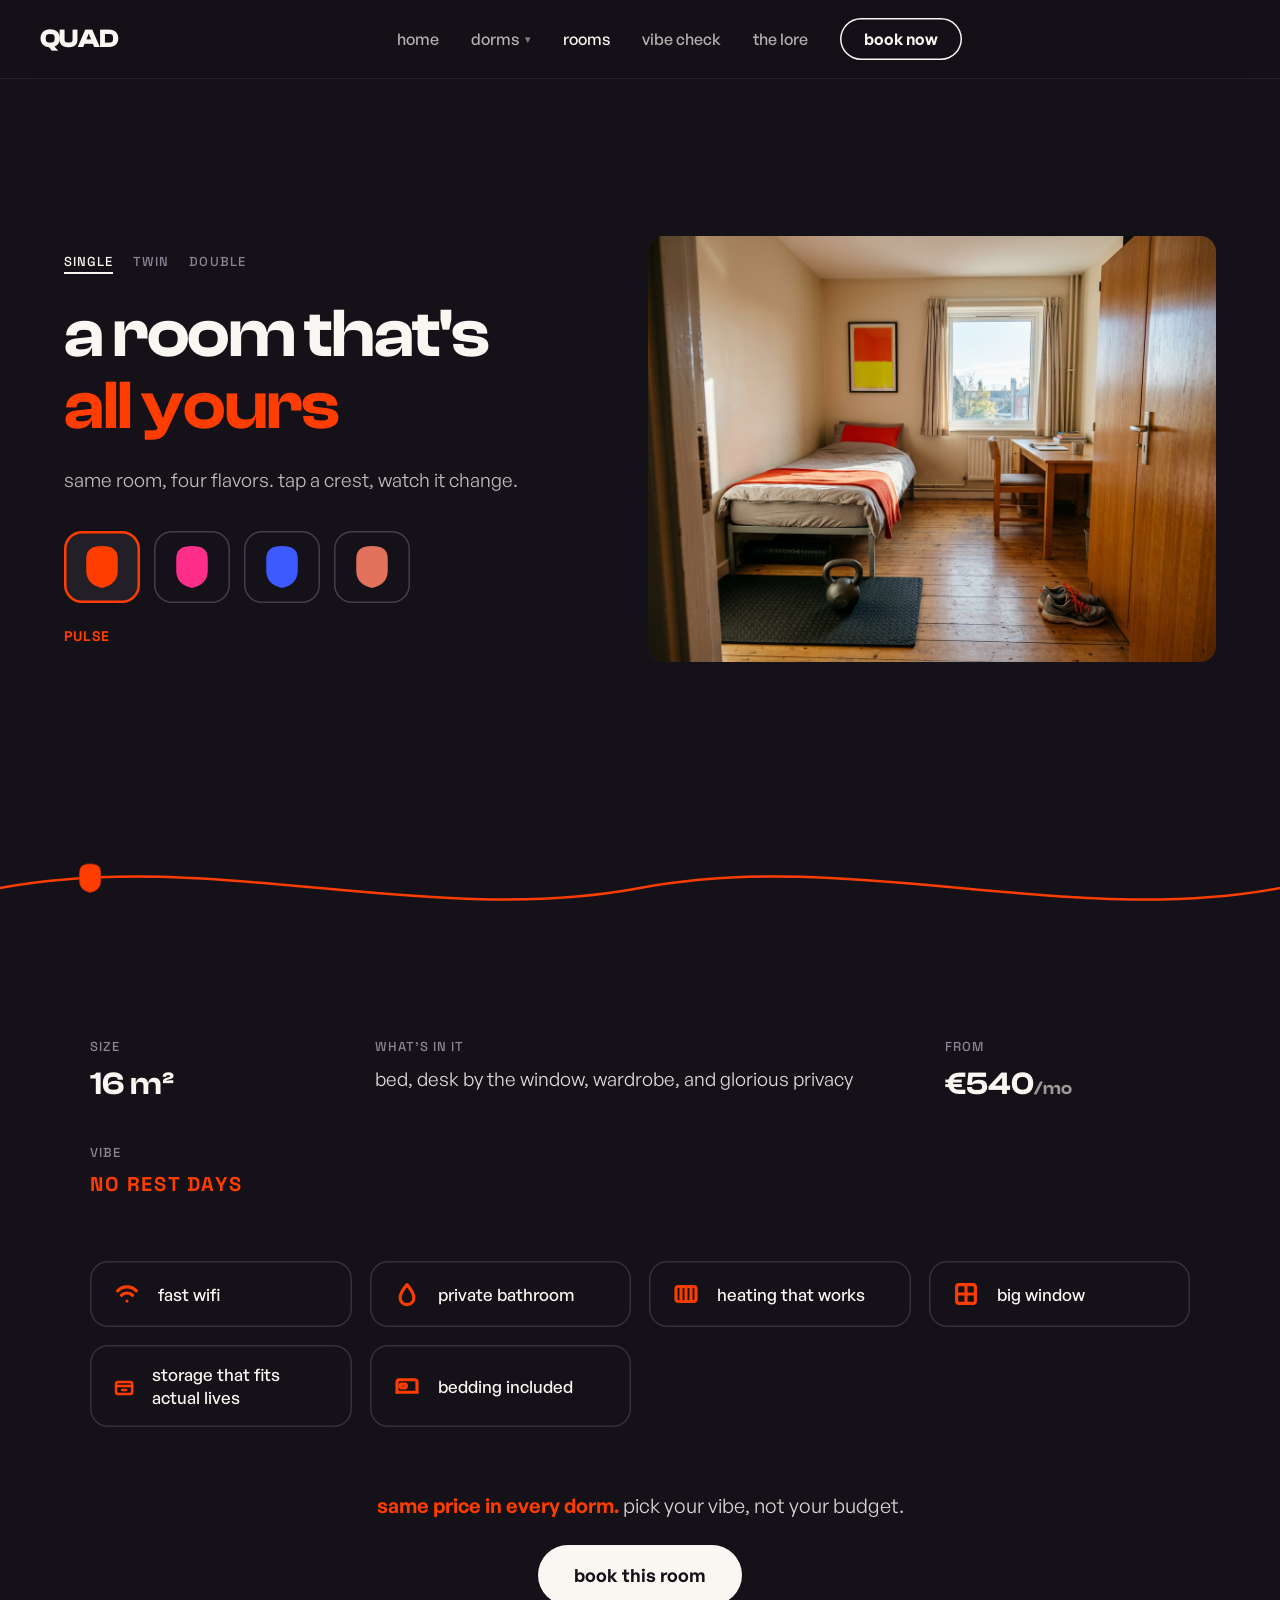
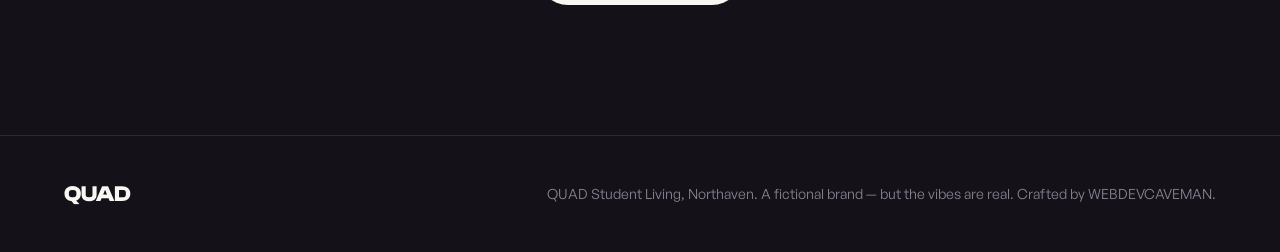
<file: room-single.html>
<!DOCTYPE html>
<html lang="en">
<head>
<meta charset="utf-8">
<meta name="viewport" content="width=device-width, initial-scale=1">
<title>QUAD — Single room</title>
<meta name="description" content="Same room, four flavors. Tap a crest, watch it change.">
<link rel="stylesheet" href="styles.css?v=6">
<script>/* set saved flavor before paint — no flash */try{var m={pulse:'#FF3D00',social:'#FF2E88',focus:'#3D5AFE',nest:'#E2725B'};var d=localStorage.getItem('quad-room-dorm');if(!m[d])d='pulse';var r=document.documentElement;r.setAttribute('data-room-dorm',d);r.style.setProperty('--room-lead',m[d]);}catch(e){document.documentElement.setAttribute('data-room-dorm','pulse');}</script>
</head>
<body data-page="rooms" data-theme="dark" data-room>

<section class="room-switch">
  <div class="room-switch__col">
    <div class="room-types">
      <span class="current">Single</span>
      <a href="room-twin.html">Twin</a>
      <a href="room-double.html">Double</a>
    </div>
    <h1 class="room-h1">a room that's <em data-raccent>all yours</em></h1>
    <p class="room-sub">same room, four flavors. tap a crest, watch it change.</p>
    <div class="room-tabs" role="group" aria-label="pick a dorm">
      <button class="room-tab" data-rtab="pulse" aria-label="Pulse"><span class="shield shield--pulse"></span></button>
      <button class="room-tab" data-rtab="social" aria-label="Social"><span class="shield shield--social"></span></button>
      <button class="room-tab" data-rtab="focus" aria-label="Focus"><span class="shield shield--focus"></span></button>
      <button class="room-tab" data-rtab="nest" aria-label="Nest"><span class="shield shield--nest"></span></button>
    </div>
    <p class="room-world" data-rworld>PULSE</p>
  </div>
  <div class="room-imgs">
    <img class="room-img" data-rimg="pulse" src="assets/images/room-single-pulse.png" alt="Single room styled the Pulse way — kit on the wall, energy everywhere">
    <img class="room-img" data-rimg="social" src="assets/images/room-single-social.png" alt="Single room styled the Social way — string lights, open door">
    <img class="room-img" data-rimg="focus" src="assets/images/room-single-focus.png" alt="Single room styled the Focus way — clean desk, warm lamp">
    <img class="room-img" data-rimg="nest" src="assets/images/room-single-nest.png" alt="Single room styled the Nest way — soft light, plants on the sill">
  </div>
</section>

<div class="divider">
  <svg viewBox="0 0 1440 120" preserveAspectRatio="none" aria-hidden="true">
    <path data-motion data-rstrokepath d="M0 60 C240 20 480 100 720 60 C960 20 1200 100 1440 60" fill="none" stroke="#FF3D00" stroke-width="2.5"></path>
  </svg>
  <img class="divider__traveler" data-rtravel src="assets/crests/crest-pulse-mono.svg?v=4" alt="">
</div>

<section class="room-specs">
  <div class="room-grid">
    <div class="room-cell"><p class="k">size</p><p class="v">16 m²</p></div>
    <div class="room-cell room-cell--wide"><p class="k">what's in it</p><p class="desc">bed, desk by the window, wardrobe, and glorious privacy</p></div>
    <div class="room-cell"><p class="k">from</p><p class="v">€540<small>/mo</small></p></div>
    <div class="room-cell"><p class="k">vibe</p><p class="room-vibe" data-rvibe>NO REST DAYS</p></div>
  </div>
  <div class="room-equip">
    <div><svg viewBox="0 0 24 24" width="30" height="30" fill="none" stroke="currentColor" stroke-width="2.5" stroke-linecap="round" stroke-linejoin="round" aria-hidden="true"><path d="M7.5 13 a6.5 6.5 0 0 1 9 0"></path><path d="M4.5 9.5 a10.5 10.5 0 0 1 15 0"></path><circle cx="12" cy="17.5" r="1.2" fill="currentColor" stroke="none"></circle></svg><span>fast wifi</span></div>
    <div><svg viewBox="0 0 24 24" width="30" height="30" fill="none" stroke="currentColor" stroke-width="2.5" stroke-linecap="round" stroke-linejoin="round" aria-hidden="true"><path d="M12 4.5 C12 4.5 6.5 11 6.5 15 a5.5 5.5 0 0 0 11 0 C17.5 11 12 4.5 12 4.5 Z"></path></svg><span>private bathroom</span></div>
    <div><svg viewBox="0 0 24 24" width="30" height="30" fill="none" stroke="currentColor" stroke-width="2.5" stroke-linecap="round" stroke-linejoin="round" aria-hidden="true"><rect x="4" y="6" width="16" height="12" rx="2"></rect><line x1="8" y1="6" x2="8" y2="18"></line><line x1="12" y1="6" x2="12" y2="18"></line><line x1="16" y1="6" x2="16" y2="18"></line></svg><span>heating that works</span></div>
    <div><svg viewBox="0 0 24 24" width="30" height="30" fill="none" stroke="currentColor" stroke-width="2.5" stroke-linecap="round" stroke-linejoin="round" aria-hidden="true"><rect x="4.5" y="4.5" width="15" height="15" rx="2"></rect><line x1="12" y1="4.5" x2="12" y2="19.5"></line><line x1="4.5" y1="12" x2="19.5" y2="12"></line></svg><span>big window</span></div>
    <div><svg viewBox="0 0 24 24" width="30" height="30" fill="none" stroke="currentColor" stroke-width="2.5" stroke-linecap="round" stroke-linejoin="round" aria-hidden="true"><rect x="4" y="8" width="16" height="12" rx="2"></rect><polyline points="4 12 20 12"></polyline><line x1="10" y1="16" x2="14" y2="16"></line></svg><span>storage that fits actual lives</span></div>
    <div><svg viewBox="0 0 24 24" width="30" height="30" fill="none" stroke="currentColor" stroke-width="2.5" stroke-linecap="round" stroke-linejoin="round" aria-hidden="true"><path d="M4 17 V9 a2 2 0 0 1 2 -2 h12 a2 2 0 0 1 2 2 v8"></path><line x1="4" y1="17" x2="20" y2="17"></line><rect x="6.5" y="10.5" width="5" height="3" rx="1.5"></rect></svg><span>bedding included</span></div>
  </div>
  <div class="room-note">
    <p><em data-rnote>same price in every dorm.</em> pick your vibe, not your budget.</p>
    <a href="book.html" class="btn btn--solid">book this room</a>
  </div>
</section>

<script src="quad-nav.js?v=6"></script>
<script src="quad.js?v=6"></script>
</body>
</html>
</file>
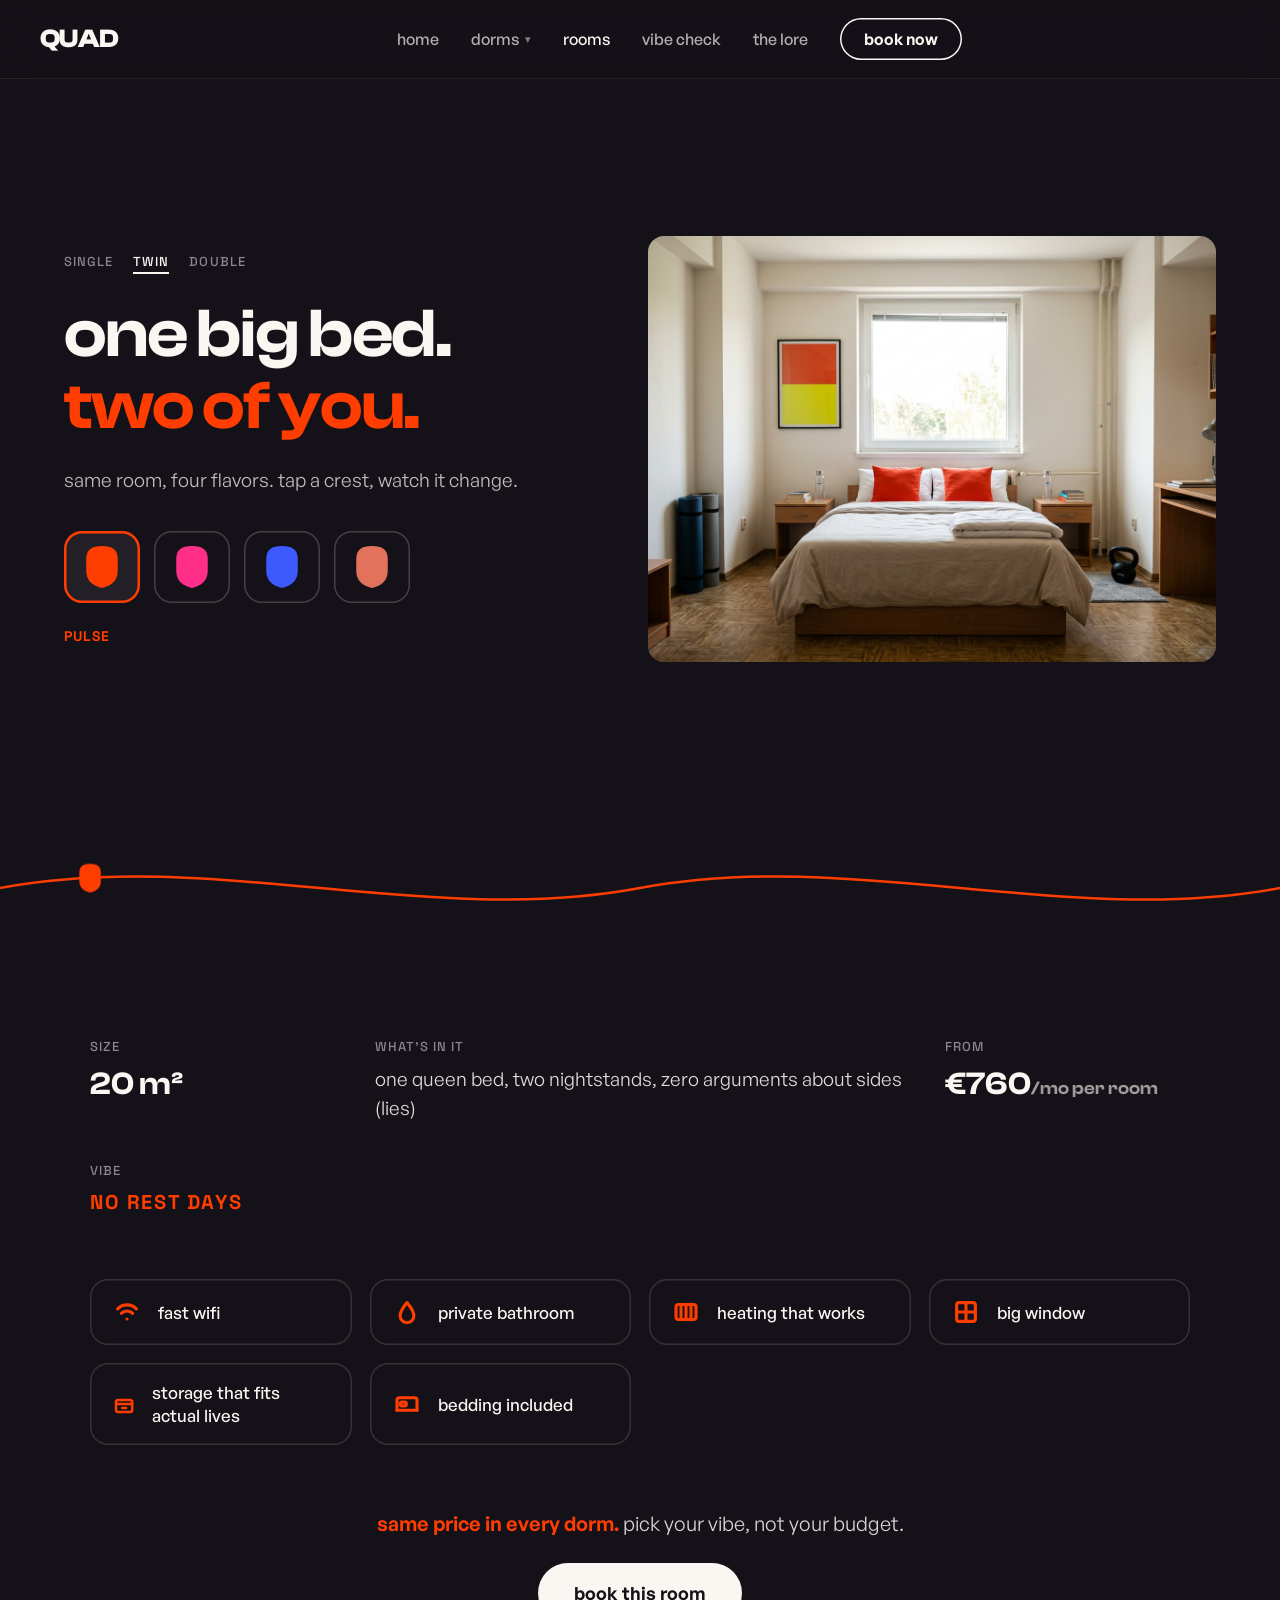
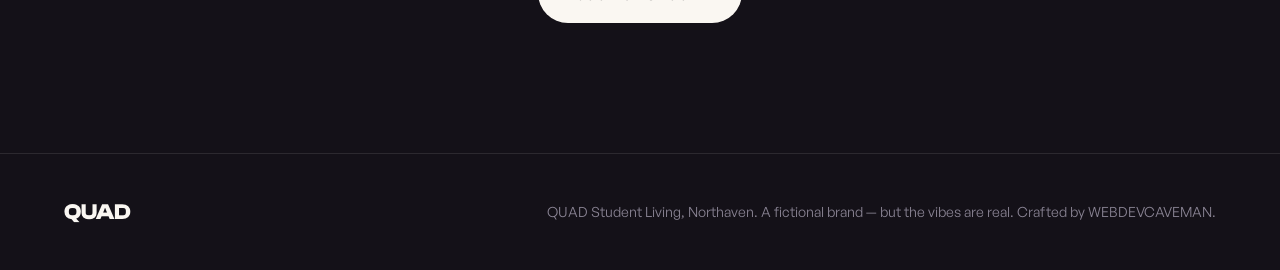
<file: room-twin.html>
<!DOCTYPE html>
<html lang="en">
<head>
<meta charset="utf-8">
<meta name="viewport" content="width=device-width, initial-scale=1">
<title>QUAD — Twin room</title>
<meta name="description" content="Same room, four flavors. Tap a crest, watch it change.">
<link rel="stylesheet" href="styles.css?v=6">
<script>try{var m={pulse:'#FF3D00',social:'#FF2E88',focus:'#3D5AFE',nest:'#E2725B'};var d=localStorage.getItem('quad-room-dorm');if(!m[d])d='pulse';var r=document.documentElement;r.setAttribute('data-room-dorm',d);r.style.setProperty('--room-lead',m[d]);}catch(e){document.documentElement.setAttribute('data-room-dorm','pulse');}</script>
</head>
<body data-page="rooms" data-theme="dark" data-room>

<section class="room-switch">
  <div class="room-switch__col">
    <div class="room-types">
      <a href="room-single.html">Single</a>
      <span class="current">Twin</span>
      <a href="room-double.html">Double</a>
    </div>
    <h1 class="room-h1">one big bed. <em data-raccent>two of you.</em></h1>
    <p class="room-sub">same room, four flavors. tap a crest, watch it change.</p>
    <div class="room-tabs" role="group" aria-label="pick a dorm">
      <button class="room-tab" data-rtab="pulse" aria-label="Pulse"><span class="shield shield--pulse"></span></button>
      <button class="room-tab" data-rtab="social" aria-label="Social"><span class="shield shield--social"></span></button>
      <button class="room-tab" data-rtab="focus" aria-label="Focus"><span class="shield shield--focus"></span></button>
      <button class="room-tab" data-rtab="nest" aria-label="Nest"><span class="shield shield--nest"></span></button>
    </div>
    <p class="room-world" data-rworld>PULSE</p>
  </div>
  <div class="room-imgs">
    <img class="room-img" data-rimg="pulse" src="assets/images/room-twin-pulse.png" alt="Twin room styled the Pulse way — one queen bed, kit stowed neat">
    <img class="room-img" data-rimg="social" src="assets/images/room-twin-social.png" alt="Twin room styled the Social way — one queen bed, fairy lights on">
    <img class="room-img" data-rimg="focus" src="assets/images/room-twin-focus.png" alt="Twin room styled the Focus way — one queen bed, reading lights low">
    <img class="room-img" data-rimg="nest" src="assets/images/room-twin-nest.png" alt="Twin room styled the Nest way — one queen bed under a knit throw">
  </div>
</section>

<div class="divider">
  <svg viewBox="0 0 1440 120" preserveAspectRatio="none" aria-hidden="true">
    <path data-motion data-rstrokepath d="M0 60 C240 20 480 100 720 60 C960 20 1200 100 1440 60" fill="none" stroke="#FF3D00" stroke-width="2.5"></path>
  </svg>
  <img class="divider__traveler" data-rtravel src="assets/crests/crest-pulse-mono.svg?v=4" alt="">
</div>

<section class="room-specs">
  <div class="room-grid">
    <div class="room-cell"><p class="k">size</p><p class="v">20 m²</p></div>
    <div class="room-cell room-cell--wide"><p class="k">what's in it</p><p class="desc">one queen bed, two nightstands, zero arguments about sides (lies)</p></div>
    <div class="room-cell"><p class="k">from</p><p class="v">€760<small>/mo per room</small></p></div>
    <div class="room-cell"><p class="k">vibe</p><p class="room-vibe" data-rvibe>NO REST DAYS</p></div>
  </div>
  <div class="room-equip">
    <div><svg viewBox="0 0 24 24" width="30" height="30" fill="none" stroke="currentColor" stroke-width="2.5" stroke-linecap="round" stroke-linejoin="round" aria-hidden="true"><path d="M7.5 13 a6.5 6.5 0 0 1 9 0"></path><path d="M4.5 9.5 a10.5 10.5 0 0 1 15 0"></path><circle cx="12" cy="17.5" r="1.2" fill="currentColor" stroke="none"></circle></svg><span>fast wifi</span></div>
    <div><svg viewBox="0 0 24 24" width="30" height="30" fill="none" stroke="currentColor" stroke-width="2.5" stroke-linecap="round" stroke-linejoin="round" aria-hidden="true"><path d="M12 4.5 C12 4.5 6.5 11 6.5 15 a5.5 5.5 0 0 0 11 0 C17.5 11 12 4.5 12 4.5 Z"></path></svg><span>private bathroom</span></div>
    <div><svg viewBox="0 0 24 24" width="30" height="30" fill="none" stroke="currentColor" stroke-width="2.5" stroke-linecap="round" stroke-linejoin="round" aria-hidden="true"><rect x="4" y="6" width="16" height="12" rx="2"></rect><line x1="8" y1="6" x2="8" y2="18"></line><line x1="12" y1="6" x2="12" y2="18"></line><line x1="16" y1="6" x2="16" y2="18"></line></svg><span>heating that works</span></div>
    <div><svg viewBox="0 0 24 24" width="30" height="30" fill="none" stroke="currentColor" stroke-width="2.5" stroke-linecap="round" stroke-linejoin="round" aria-hidden="true"><rect x="4.5" y="4.5" width="15" height="15" rx="2"></rect><line x1="12" y1="4.5" x2="12" y2="19.5"></line><line x1="4.5" y1="12" x2="19.5" y2="12"></line></svg><span>big window</span></div>
    <div><svg viewBox="0 0 24 24" width="30" height="30" fill="none" stroke="currentColor" stroke-width="2.5" stroke-linecap="round" stroke-linejoin="round" aria-hidden="true"><rect x="4" y="8" width="16" height="12" rx="2"></rect><polyline points="4 12 20 12"></polyline><line x1="10" y1="16" x2="14" y2="16"></line></svg><span>storage that fits actual lives</span></div>
    <div><svg viewBox="0 0 24 24" width="30" height="30" fill="none" stroke="currentColor" stroke-width="2.5" stroke-linecap="round" stroke-linejoin="round" aria-hidden="true"><path d="M4 17 V9 a2 2 0 0 1 2 -2 h12 a2 2 0 0 1 2 2 v8"></path><line x1="4" y1="17" x2="20" y2="17"></line><rect x="6.5" y="10.5" width="5" height="3" rx="1.5"></rect></svg><span>bedding included</span></div>
  </div>
  <div class="room-note">
    <p><em data-rnote>same price in every dorm.</em> pick your vibe, not your budget.</p>
    <a href="book.html" class="btn btn--solid">book this room</a>
  </div>
</section>

<script src="quad-nav.js?v=6"></script>
<script src="quad.js?v=6"></script>
</body>
</html>
</file>
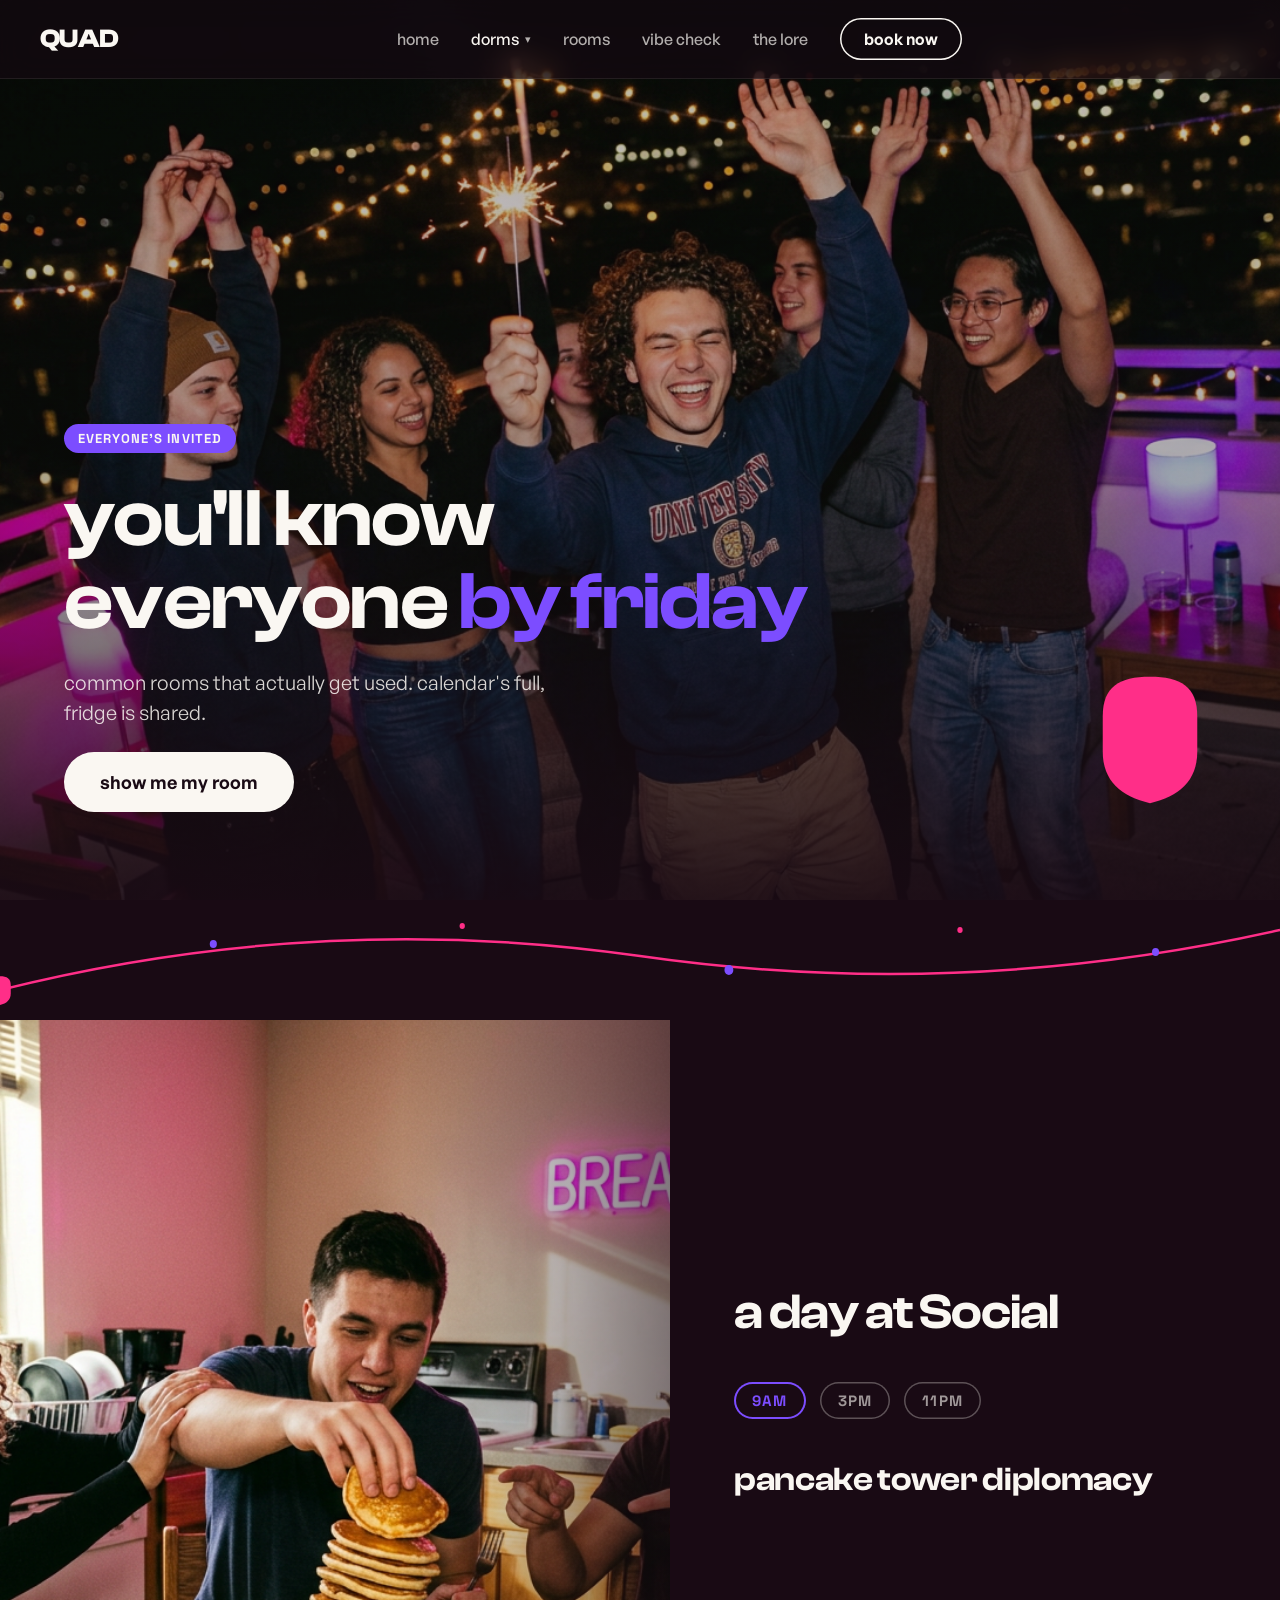
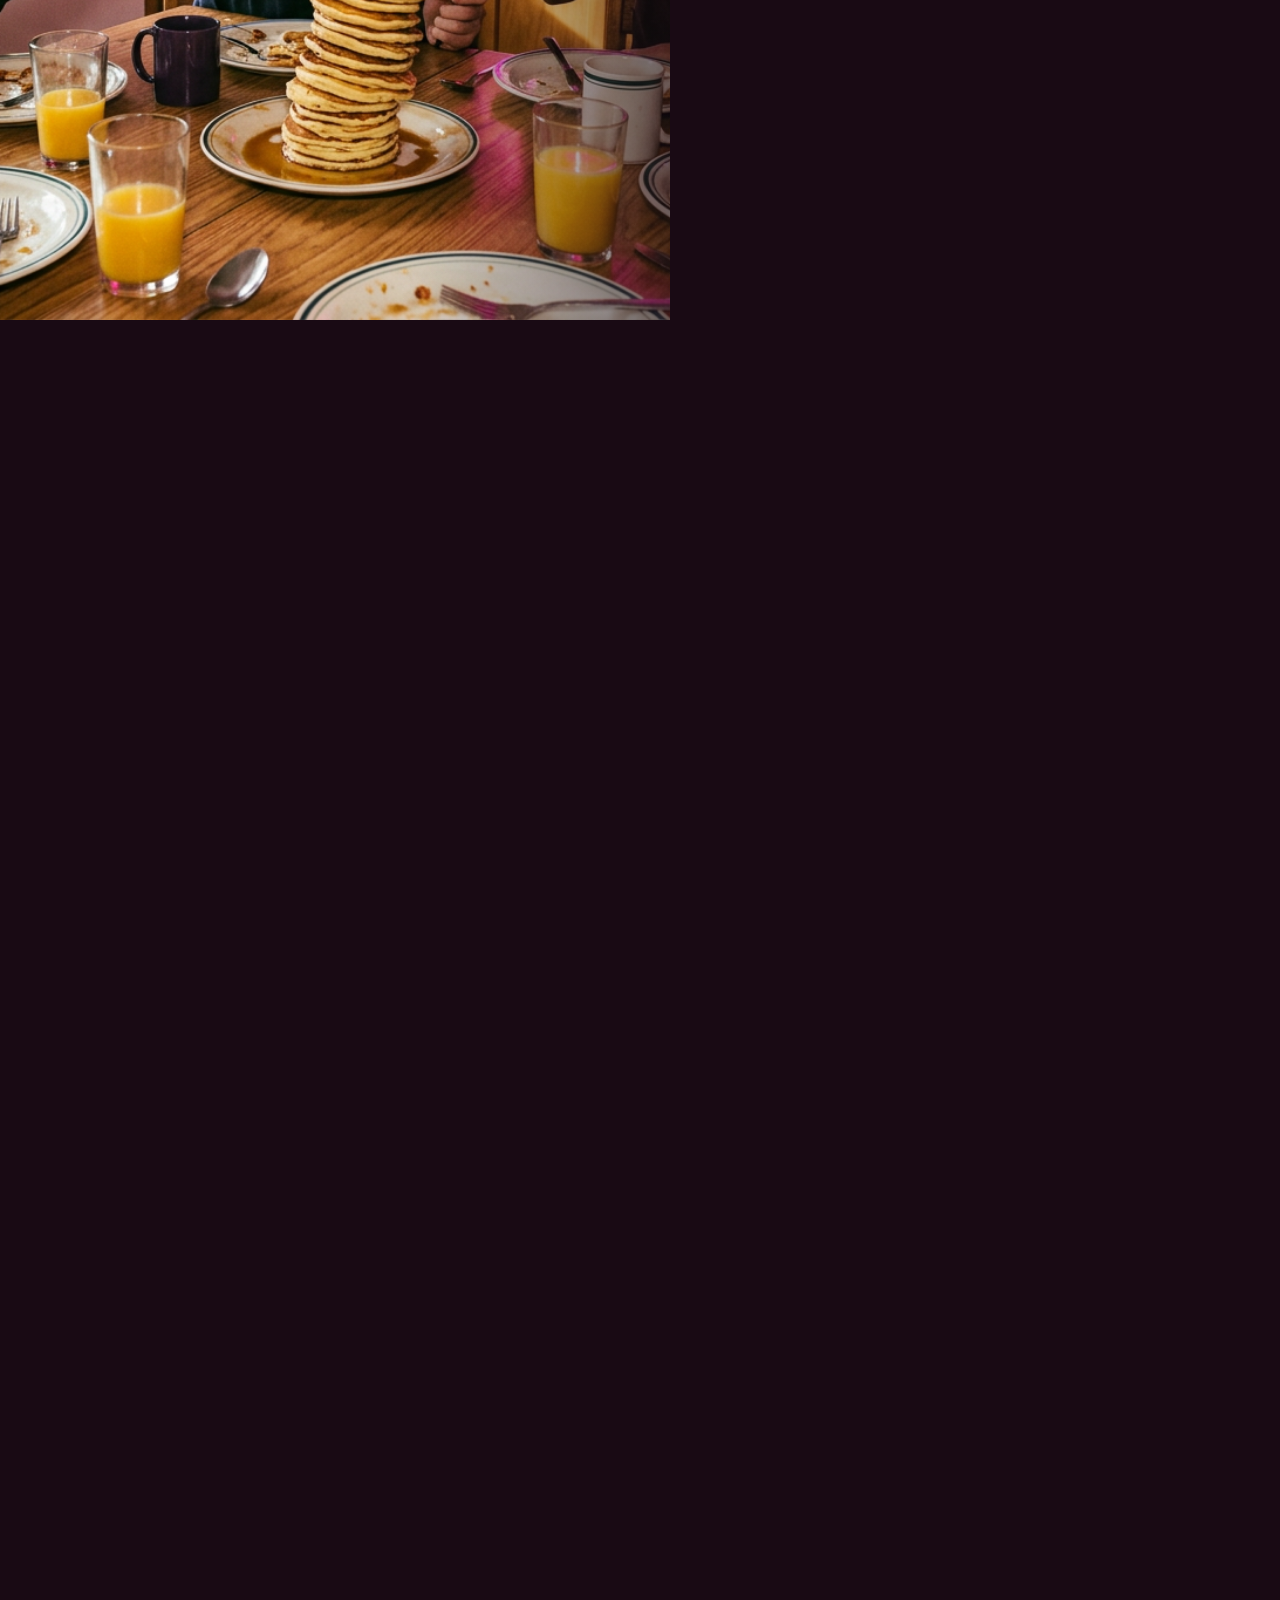
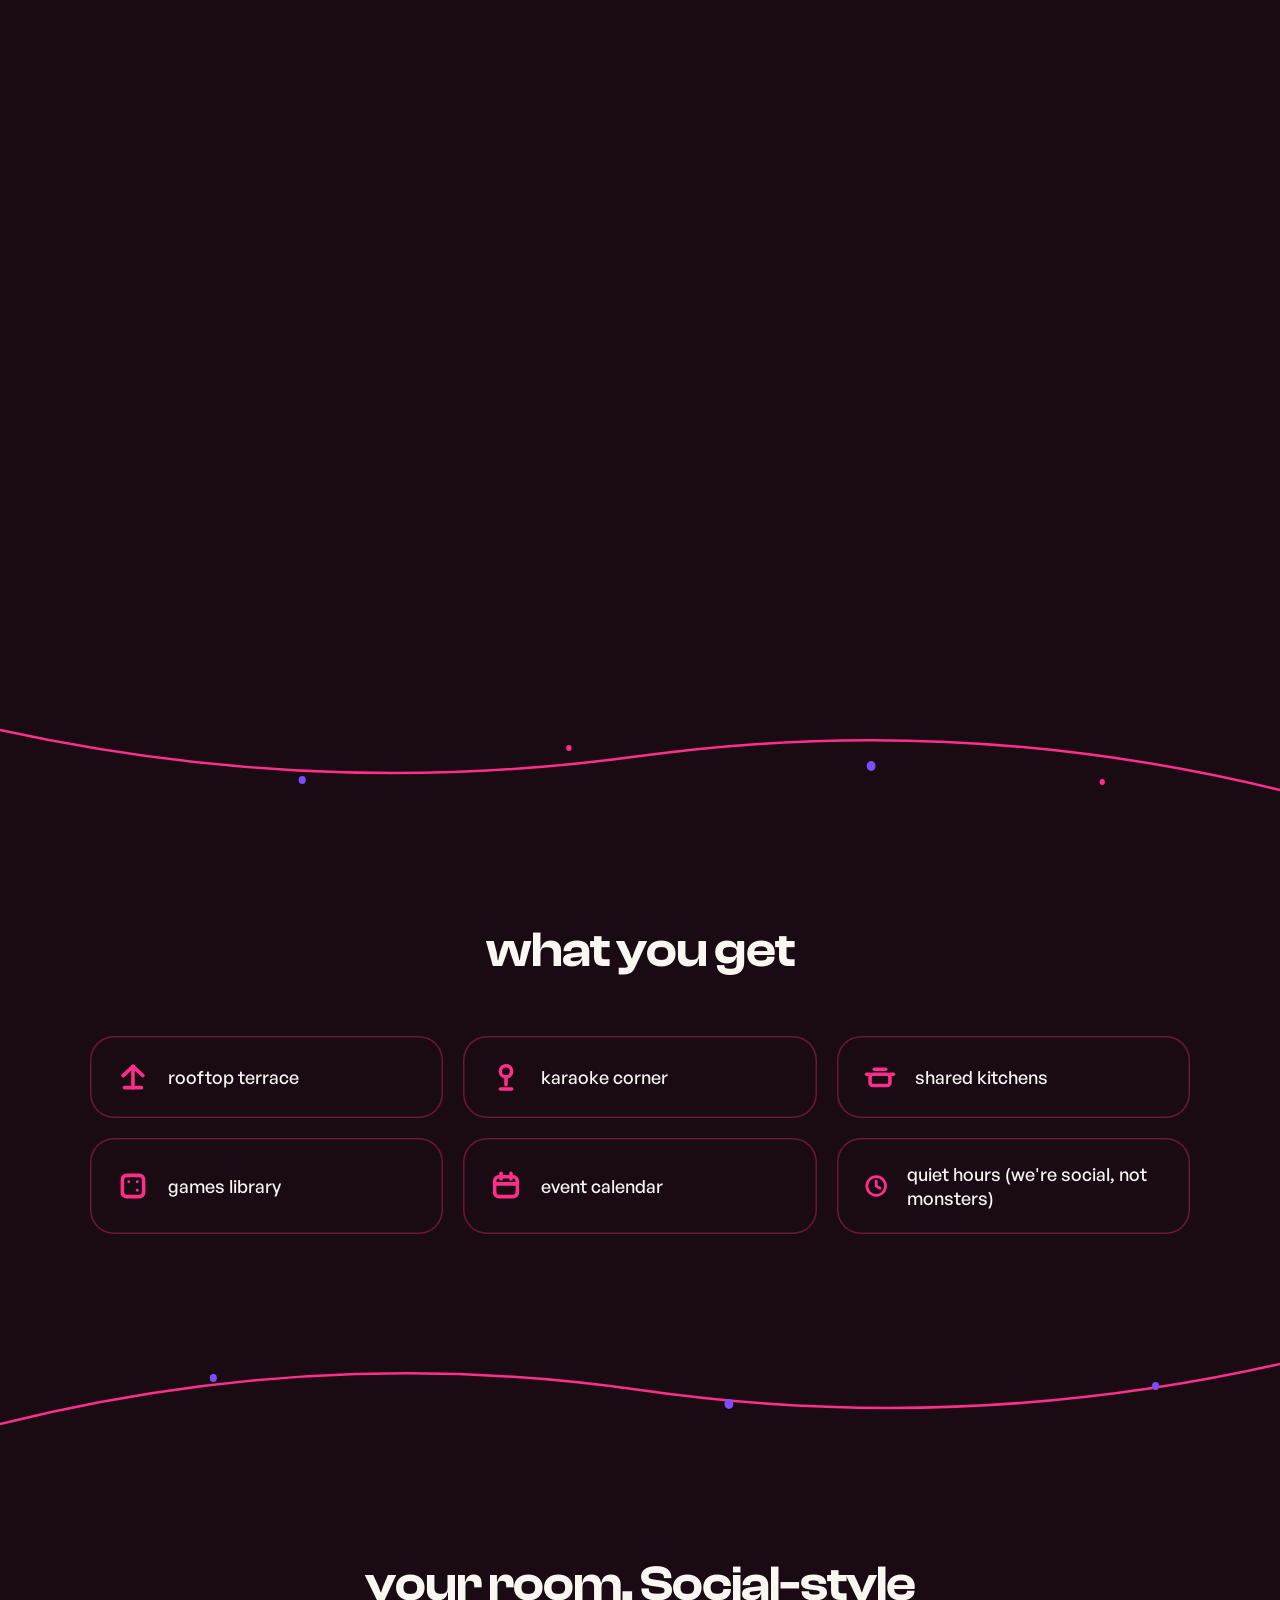
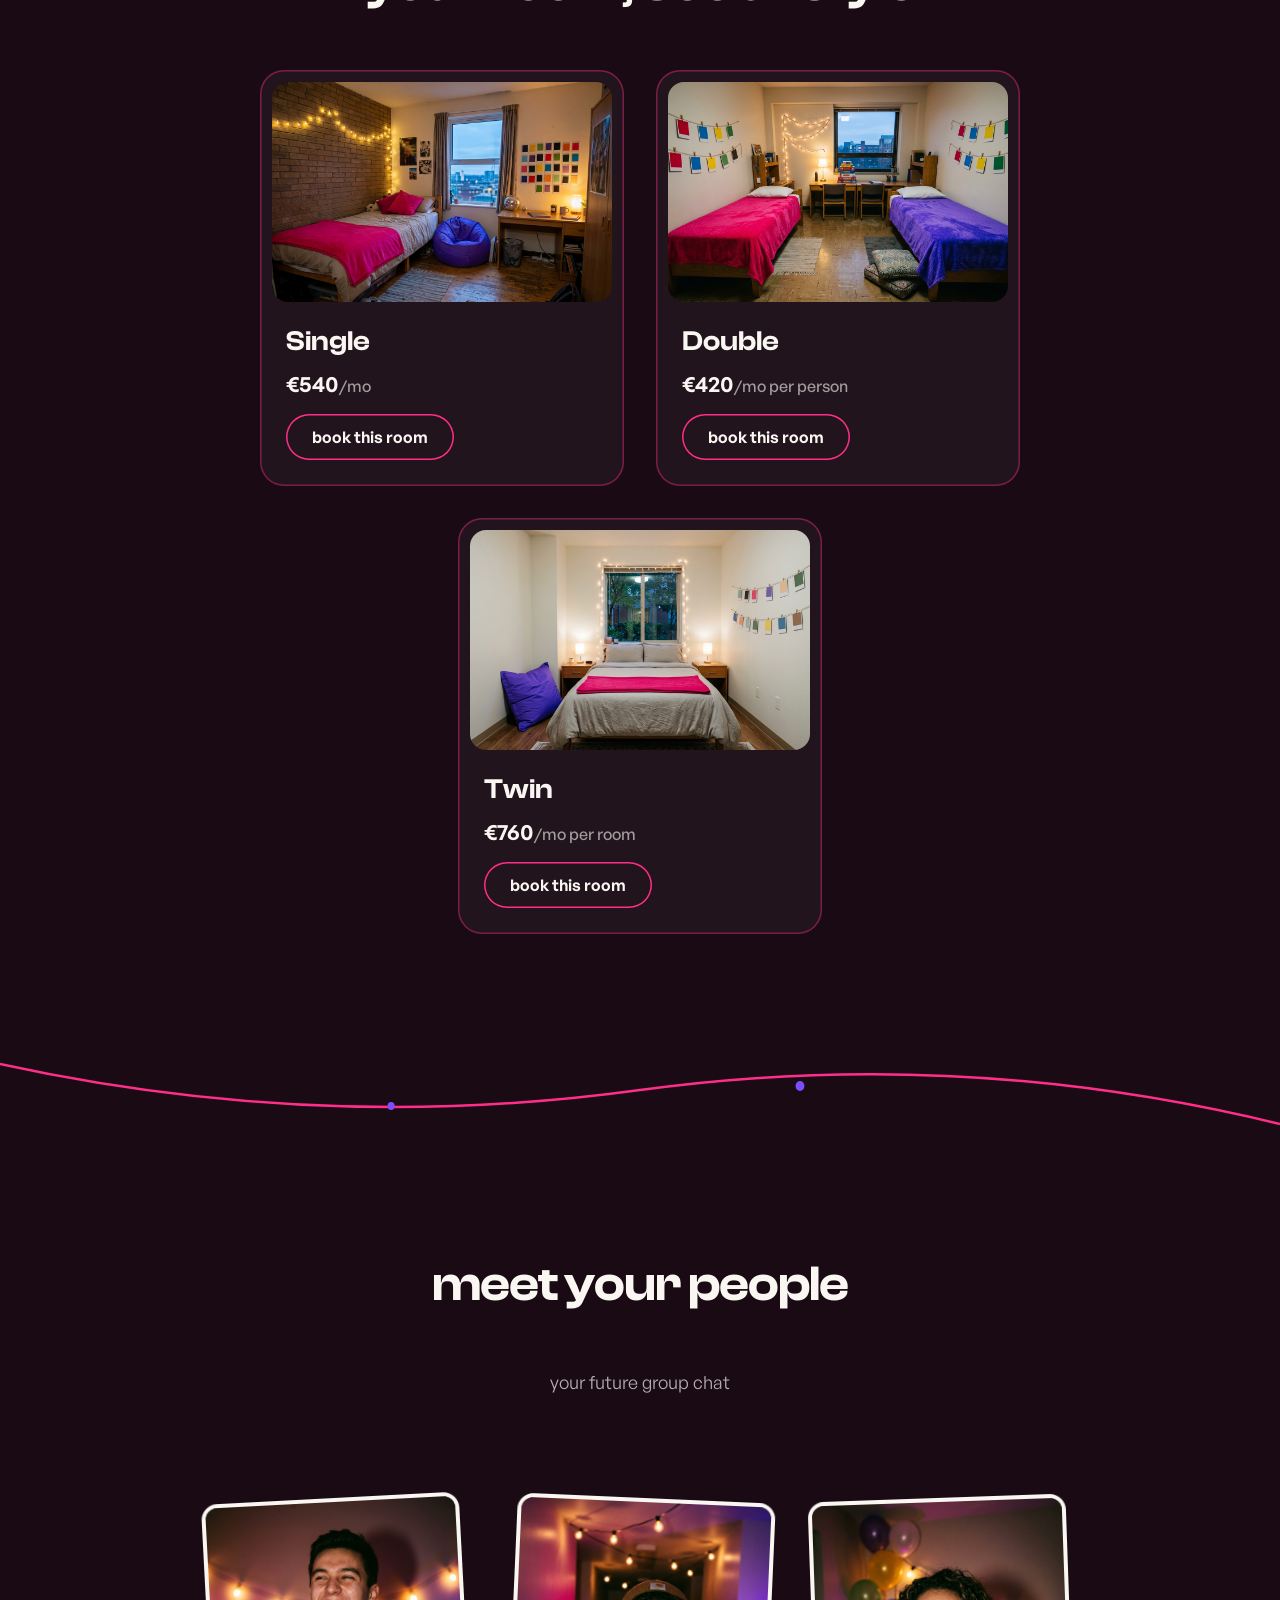
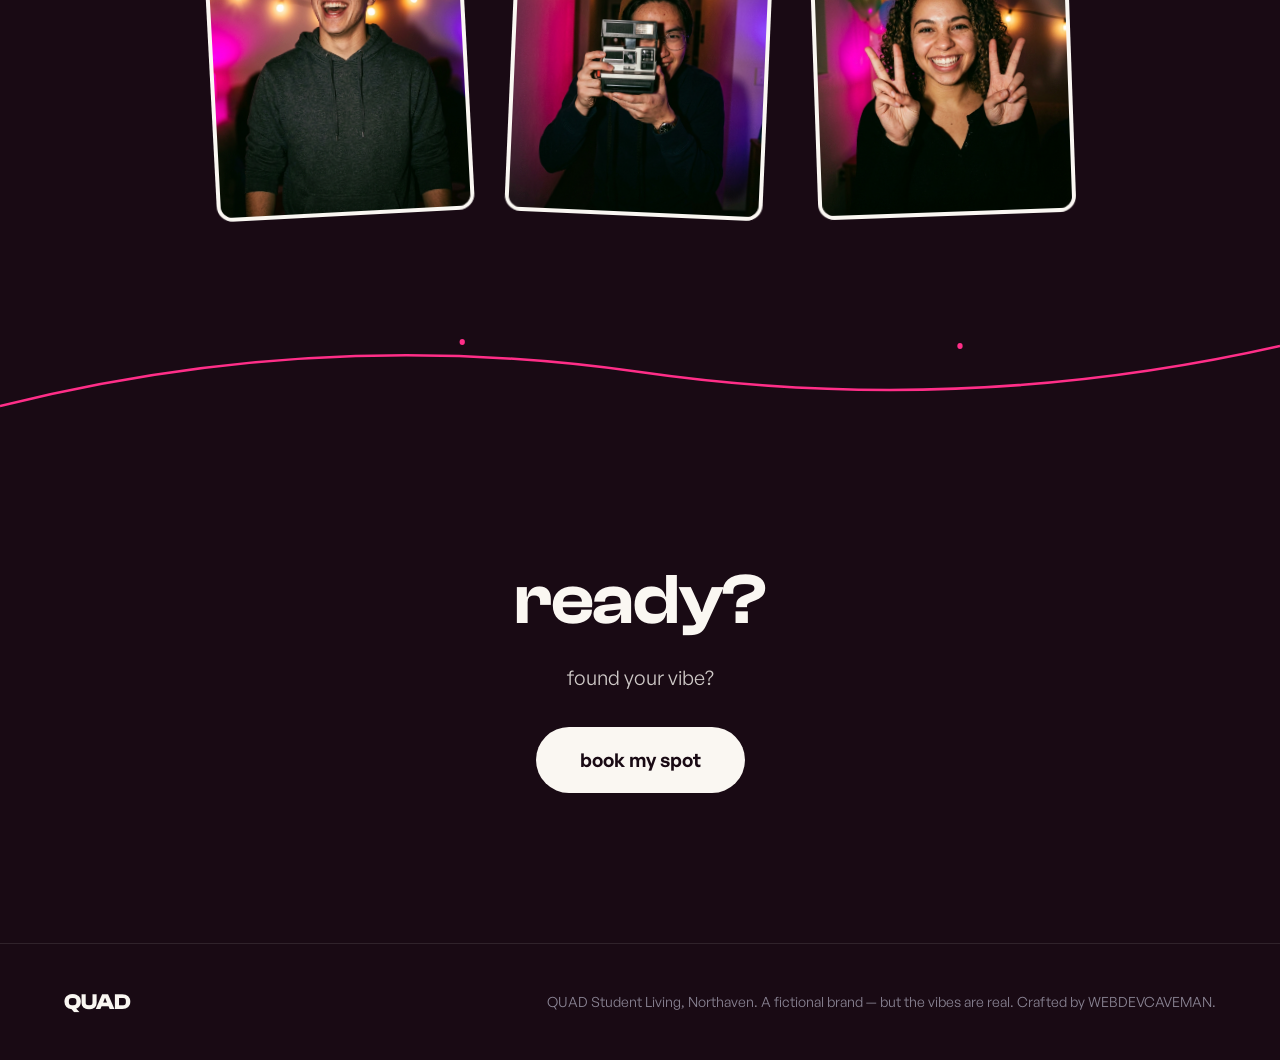
<file: social.html>
<!DOCTYPE html>
<html lang="en">
<head>
<meta charset="utf-8">
<meta name="viewport" content="width=device-width, initial-scale=1">
<title>QUAD Social — everyone's invited</title>
<meta name="description" content="Common rooms that actually get used. Calendar's full, fridge is shared.">
<link rel="stylesheet" href="styles.css?v=6">
</head>
<body class="dorm dorm--social" data-page="dorms" data-theme="dark">

<div class="dorm-entry" aria-hidden="true"></div>

<header class="dorm-hero">
  <video class="dorm-hero__media" data-heroloop autoplay muted loop playsinline preload="metadata"
    poster="assets/images/dorm-social-hero.png" src="assets/video/dorm-social-hero-loop.mp4" aria-hidden="true"></video>
  <div class="dorm-hero__scrim" aria-hidden="true"></div>
  <div class="dorm-hero__inner">
    <div class="dorm-hero__text">
      <span class="dorm-eyebrow">EVERYONE'S INVITED</span>
      <h1 class="dorm-hero__title">you'll know everyone <em>by friday</em></h1>
      <p class="dorm-hero__lede">common rooms that actually get used. calendar's full, fridge is shared.</p>
      <a href="#rooms" class="dorm-btn">show me my room</a>
    </div>
    <span class="dorm-hero__crest shield shield--social" role="img" aria-label="Social"></span>
  </div>
</header>

<div class="divider">
  <svg viewBox="0 0 1440 120" preserveAspectRatio="none" aria-hidden="true">
    <path data-motion d="M0 90 Q360 10 720 56 T1440 30" fill="none" stroke="#FF2E88" stroke-width="2.5"></path>
    <circle cx="240" cy="44" r="4" fill="#7C4DFF"></circle><circle cx="520" cy="26" r="3" fill="#FF2E88"></circle><circle cx="820" cy="70" r="5" fill="#7C4DFF"></circle><circle cx="1080" cy="30" r="3" fill="#FF2E88"></circle><circle cx="1300" cy="52" r="4" fill="#7C4DFF"></circle>
  </svg>
  <img class="divider__traveler" src="assets/crests/crest-social-mono.svg?v=4" alt="">
</div>

<section class="scrolly" aria-label="a day at Social">
  <div class="scrolly__stick">
    <div class="scrolly__media">
      <img class="on" src="assets/images/dorm-social-day-01.png" alt="9am pancake tower rising in the shared kitchen">
      <img src="assets/images/dorm-social-day-02.png" alt="3pm board game showdown in the common room">
      <img src="assets/images/dorm-social-day-03.png" alt="11pm karaoke, the whole floor singing along">
    </div>
    <div class="scrolly__body">
      <h2>a day at Social</h2>
      <div class="scrolly__beats">
        <button class="beat-btn on" type="button">9am</button>
        <button class="beat-btn" type="button">3pm</button>
        <button class="beat-btn" type="button">11pm</button>
      </div>
      <div class="scrolly__blocks">
        <p class="beat-block on"><span>pancake</span> <span>tower</span> <span>diplomacy</span></p>
        <p class="beat-block"><span>board</span> <span>game</span> <span>showdown,</span> <span>winner</span> <span>does</span> <span>dishes</span></p>
        <p class="beat-block"><span>karaoke.</span> <span>attendance</span> <span>emotionally</span> <span>mandatory</span></p>
      </div>
    </div>
  </div>
</section>

<div class="divider">
  <svg viewBox="0 0 1440 120" preserveAspectRatio="none" aria-hidden="true">
    <path data-motion d="M0 30 Q360 100 720 56 T1440 90" fill="none" stroke="#FF2E88" stroke-width="2.5"></path>
    <circle cx="340" cy="80" r="4" fill="#7C4DFF"></circle><circle cx="640" cy="48" r="3" fill="#FF2E88"></circle><circle cx="980" cy="66" r="5" fill="#7C4DFF"></circle><circle cx="1240" cy="82" r="3" fill="#FF2E88"></circle>
  </svg>
  <img class="divider__traveler" src="assets/crests/crest-social-mono.svg?v=4" alt="">
</div>

<section class="dorm-sec" aria-label="what you get">
  <h2>what you get</h2>
  <div class="features">
    <div class="feature">
      <svg viewBox="0 0 24 24" width="34" height="34" fill="none" stroke="currentColor" stroke-width="2.5" stroke-linecap="round" stroke-linejoin="round" aria-hidden="true"><polyline points="5 11 12 4.5 19 11"></polyline><line x1="12" y1="4.5" x2="12" y2="19.5"></line><line x1="6" y1="19.5" x2="18" y2="19.5"></line></svg>
      <span>rooftop terrace</span>
    </div>
    <div class="feature">
      <svg viewBox="0 0 24 24" width="34" height="34" fill="none" stroke="currentColor" stroke-width="2.5" stroke-linecap="round" stroke-linejoin="round" aria-hidden="true"><circle cx="12" cy="8" r="4"></circle><line x1="12" y1="12" x2="12" y2="17.5"></line><line x1="8" y1="20.5" x2="16" y2="20.5"></line></svg>
      <span>karaoke corner</span>
    </div>
    <div class="feature">
      <svg viewBox="0 0 24 24" width="34" height="34" fill="none" stroke="currentColor" stroke-width="2.5" stroke-linecap="round" stroke-linejoin="round" aria-hidden="true"><rect x="5" y="10" width="14" height="8" rx="2"></rect><line x1="2.5" y1="10" x2="5" y2="10"></line><line x1="19" y1="10" x2="21.5" y2="10"></line><line x1="8" y1="6.5" x2="16" y2="6.5"></line></svg>
      <span>shared kitchens</span>
    </div>
    <div class="feature">
      <svg viewBox="0 0 24 24" width="34" height="34" fill="none" stroke="currentColor" stroke-width="2.5" stroke-linecap="round" stroke-linejoin="round" aria-hidden="true"><rect x="4.5" y="4.5" width="15" height="15" rx="3"></rect><circle cx="9" cy="9" r="1" fill="currentColor" stroke="none"></circle><circle cx="15" cy="15" r="1" fill="currentColor" stroke="none"></circle><circle cx="15" cy="9" r="1" fill="currentColor" stroke="none"></circle></svg>
      <span>games library</span>
    </div>
    <div class="feature">
      <svg viewBox="0 0 24 24" width="34" height="34" fill="none" stroke="currentColor" stroke-width="2.5" stroke-linecap="round" stroke-linejoin="round" aria-hidden="true"><rect x="4" y="5.5" width="16" height="14" rx="3"></rect><line x1="4" y1="10.5" x2="20" y2="10.5"></line><line x1="8.5" y1="3" x2="8.5" y2="7"></line><line x1="15.5" y1="3" x2="15.5" y2="7"></line></svg>
      <span>event calendar</span>
    </div>
    <div class="feature">
      <svg viewBox="0 0 24 24" width="34" height="34" fill="none" stroke="currentColor" stroke-width="2.5" stroke-linecap="round" stroke-linejoin="round" aria-hidden="true"><circle cx="12" cy="12" r="8.5"></circle><polyline points="12 7.5 12 12 15.5 14"></polyline></svg>
      <span>quiet hours (we're social, not monsters)</span>
    </div>
  </div>
</section>

<div class="divider">
  <svg viewBox="0 0 1440 120" preserveAspectRatio="none" aria-hidden="true">
    <path data-motion d="M0 90 Q360 10 720 56 T1440 30" fill="none" stroke="#FF2E88" stroke-width="2.5"></path>
    <circle cx="240" cy="44" r="4" fill="#7C4DFF"></circle><circle cx="820" cy="70" r="5" fill="#7C4DFF"></circle><circle cx="1300" cy="52" r="4" fill="#7C4DFF"></circle>
  </svg>
  <img class="divider__traveler" src="assets/crests/crest-social-mono.svg?v=4" alt="">
</div>

<section id="rooms" class="dorm-sec" aria-label="rooms">
  <h2>your room, Social-style</h2>
  <div class="dorm-rooms">
    <div class="dorm-room">
      <img src="assets/images/room-single-social.png" alt="Single room at Social — string lights and an open door policy">
      <div class="dorm-room__body"><h3>Single</h3>
        <p class="dorm-room__price">€540<small>/mo</small></p>
        <a href="book.html" class="dorm-room__cta">book this room</a></div>
    </div>
    <div class="dorm-room">
      <img src="assets/images/room-double-social.png" alt="Double room at Social — two beds, posters, shared playlists">
      <div class="dorm-room__body"><h3>Double</h3>
        <p class="dorm-room__price">€420<small>/mo per person</small></p>
        <a href="book.html" class="dorm-room__cta">book this room</a></div>
    </div>
    <div class="dorm-room">
      <img src="assets/images/room-twin-social.png" alt="Twin room at Social — one queen bed, fairy lights on">
      <div class="dorm-room__body"><h3>Twin</h3>
        <p class="dorm-room__price">€760<small>/mo per room</small></p>
        <a href="book.html" class="dorm-room__cta">book this room</a></div>
    </div>
  </div>
</section>

<div class="divider">
  <svg viewBox="0 0 1440 120" preserveAspectRatio="none" aria-hidden="true">
    <path data-motion d="M0 30 Q360 100 720 56 T1440 90" fill="none" stroke="#FF2E88" stroke-width="2.5"></path>
    <circle cx="440" cy="72" r="4" fill="#7C4DFF"></circle><circle cx="900" cy="52" r="5" fill="#7C4DFF"></circle>
  </svg>
  <img class="divider__traveler" src="assets/crests/crest-social-mono.svg?v=4" alt="">
</div>

<section class="dorm-sec" aria-label="meet your people">
  <h2>meet your people</h2>
  <p class="dorm-sec__sub">your future group chat</p>
  <div class="people">
    <img src="assets/images/dorm-social-people-01.png" alt="A Social resident mid-karaoke note">
    <img src="assets/images/dorm-social-people-02.png" alt="A Social resident laughing over board games">
    <img src="assets/images/dorm-social-people-03.png" alt="A Social resident hosting the rooftop hangout">
  </div>
</section>

<div class="divider">
  <svg viewBox="0 0 1440 120" preserveAspectRatio="none" aria-hidden="true">
    <path data-motion d="M0 90 Q360 10 720 56 T1440 30" fill="none" stroke="#FF2E88" stroke-width="2.5"></path>
    <circle cx="520" cy="26" r="3" fill="#FF2E88"></circle><circle cx="1080" cy="30" r="3" fill="#FF2E88"></circle>
  </svg>
  <img class="divider__traveler" src="assets/crests/crest-social-mono.svg?v=4" alt="">
</div>

<section class="dorm-ready">
  <h2>ready?</h2>
  <p>found your vibe?</p>
  <a href="book.html" class="dorm-btn">book my spot</a>
</section>

<script src="quad-nav.js?v=6"></script>
<script src="quad.js?v=6"></script>
</body>
</html>
</file>
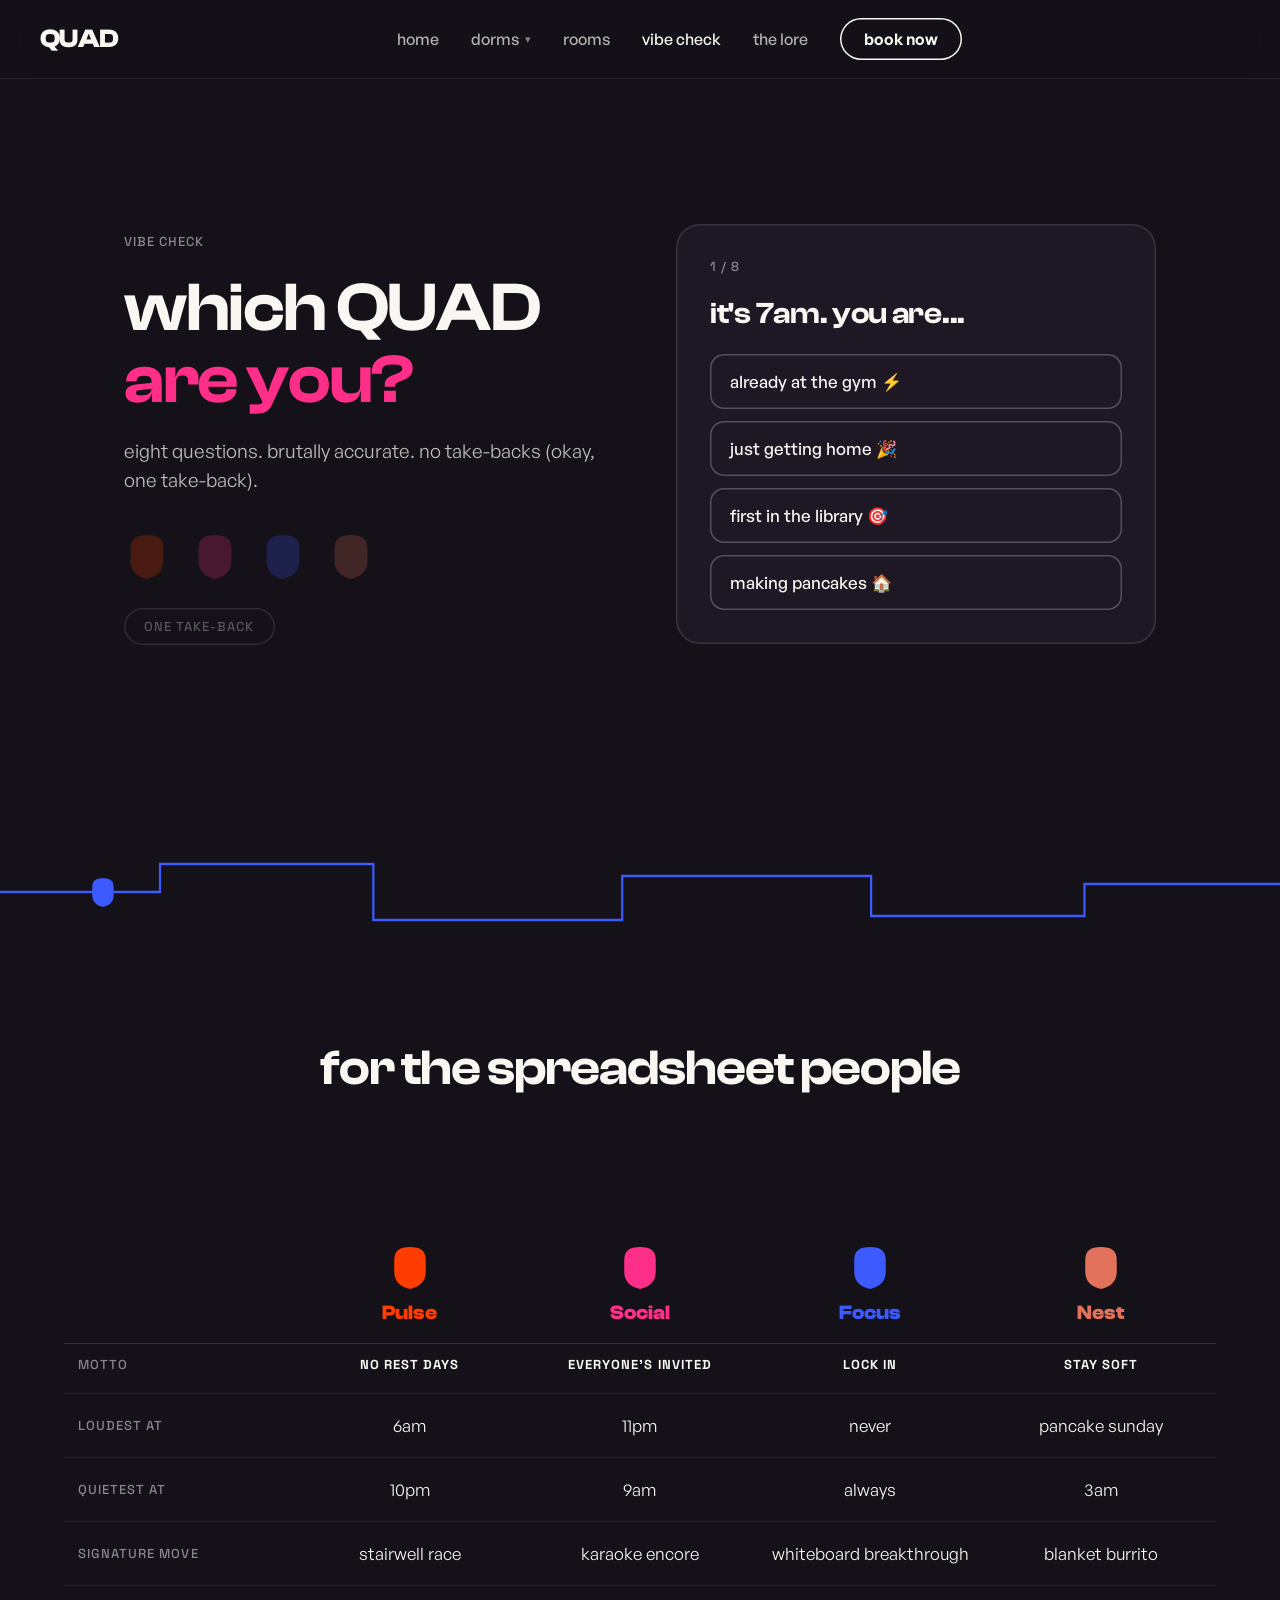
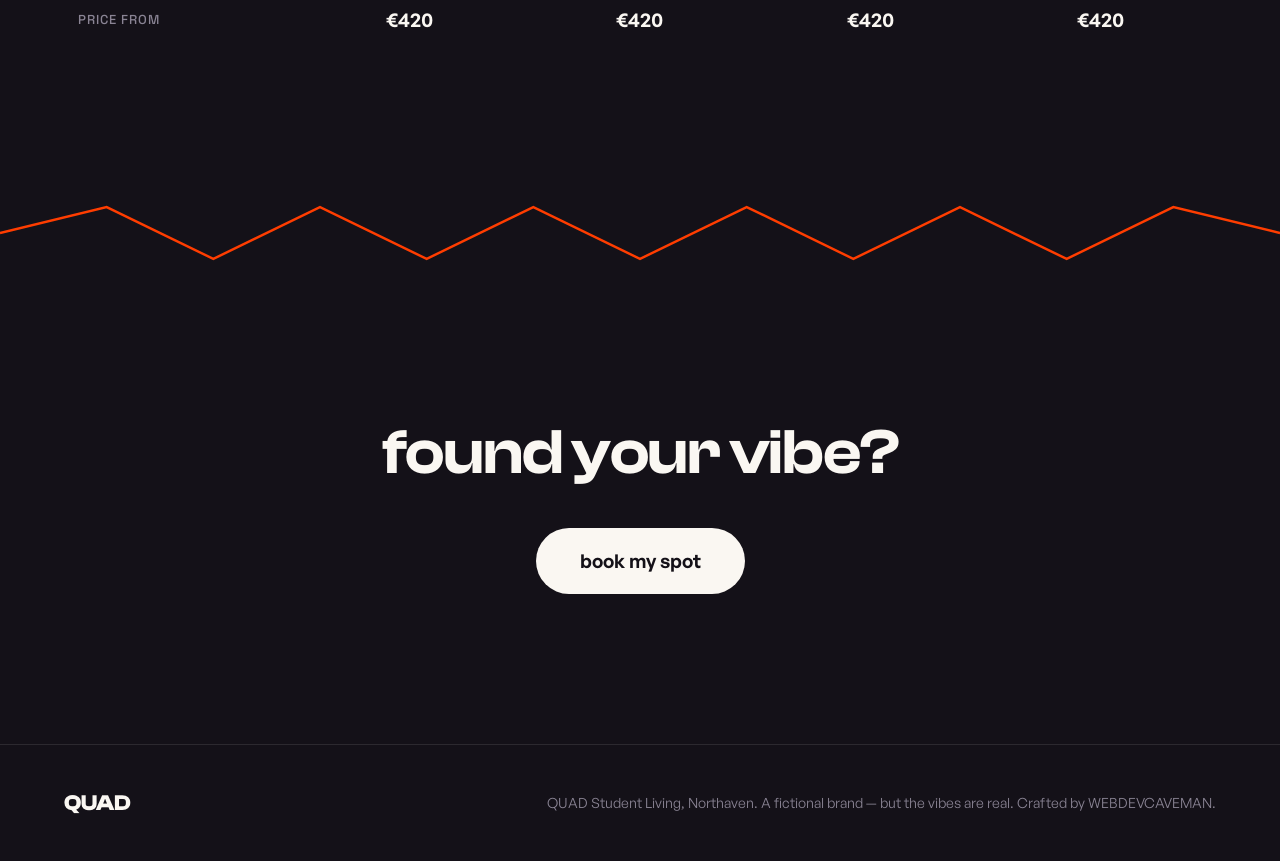
<file: vibe-check.html>
<!DOCTYPE html>
<html lang="en">
<head>
<meta charset="utf-8">
<meta name="viewport" content="width=device-width, initial-scale=1">
<title>QUAD — vibe check</title>
<meta name="description" content="Eight questions. Brutally accurate. Which QUAD are you?">
<link rel="stylesheet" href="styles.css?v=6">
</head>
<body data-page="vibe" data-theme="dark">

<section class="vibe">
  <div class="vibe__intro">
    <p class="eyebrow">vibe check</p>
    <h1 class="vibe__h1">which QUAD <em>are you?</em></h1>
    <p class="vibe__lede">eight questions. brutally accurate. no take-backs (okay, one take-back).</p>
    <div class="vibe__fills" aria-hidden="true">
      <div class="fillcrest"><img class="base" src="assets/crests/crest-pulse-mono.svg?v=4" alt=""><img class="fill" data-fill="pulse" src="assets/crests/crest-pulse-mono.svg?v=4" alt=""></div>
      <div class="fillcrest"><img class="base" src="assets/crests/crest-social-mono.svg?v=4" alt=""><img class="fill" data-fill="social" src="assets/crests/crest-social-mono.svg?v=4" alt=""></div>
      <div class="fillcrest"><img class="base" src="assets/crests/crest-focus-mono.svg?v=4" alt=""><img class="fill" data-fill="focus" src="assets/crests/crest-focus-mono.svg?v=4" alt=""></div>
      <div class="fillcrest"><img class="base" src="assets/crests/crest-nest-mono.svg?v=4" alt=""><img class="fill" data-fill="nest" src="assets/crests/crest-nest-mono.svg?v=4" alt=""></div>
    </div>
    <button class="vibe__tb" data-tb type="button">one take-back</button>
  </div>
  <div class="vibe__panel">
    <div data-quiz-slot></div>
    <div class="quiz-result" data-result hidden>
      <div class="quiz-result__glow" data-rglow aria-hidden="true"></div>
      <div class="quiz-result__card">
        <p class="eyebrow">it's official.</p>
        <span class="shield" data-rcrest role="img" aria-label="matched dorm" style="width:100px;height:109px;"></span>
        <h3>you're a <span data-rname style="color:var(--pulse)">Pulse</span> person.</h3>
        <div class="quiz-result__actions">
          <a class="quiz-result__cta" data-rlink href="pulse.html">see your dorm</a>
          <button class="quiz-result__cta quiz-result__cta--ghost" data-runner type="button">see runner-up</button>
        </div>
        <button class="quiz-result__restart" data-restart aria-label="start over">↺</button>
      </div>
    </div>
  </div>
</section>

<div class="divider">
  <svg viewBox="0 0 1440 120" preserveAspectRatio="none" aria-hidden="true">
    <path data-motion d="M0 64 H180 V36 H420 V92 H700 V48 H980 V88 H1220 V56 H1440" fill="none" stroke="#3D5AFE" stroke-width="2.5"></path>
  </svg>
  <img class="divider__traveler" src="assets/crests/crest-focus-mono.svg?v=4" alt="">
</div>

<section class="dorm-sec" aria-label="comparison" style="padding:90px 64px 120px;">
  <h2>for the spreadsheet people</h2>
  <div class="cmp-wrap">
    <div class="cmp" role="table" aria-label="dorm comparison">
      <div class="cmp__corner" role="columnheader"></div>
      <div class="cmp__head" role="columnheader"><img src="assets/crests/crest-pulse-compact.svg?v=4" alt=""><span style="color:var(--pulse)">Pulse</span></div>
      <div class="cmp__head" role="columnheader"><img src="assets/crests/crest-social-compact.svg?v=4" alt=""><span style="color:var(--social)">Social</span></div>
      <div class="cmp__head" role="columnheader"><img src="assets/crests/crest-focus-compact.svg?v=4" alt=""><span style="color:var(--focus)">Focus</span></div>
      <div class="cmp__head" role="columnheader"><img src="assets/crests/crest-nest-compact.svg?v=4" alt=""><span style="color:var(--nest)">Nest</span></div>

      <div class="cmp__rowhead" role="rowheader">vibe</div>
      <div class="cmp__cell" role="cell">move</div>
      <div class="cmp__cell" role="cell">connect</div>
      <div class="cmp__cell" role="cell">lock in</div>
      <div class="cmp__cell" role="cell">chill</div>

      <div class="cmp__rowhead" role="rowheader">motto</div>
      <div class="cmp__cell cmp__cell--mono" role="cell">NO REST DAYS</div>
      <div class="cmp__cell cmp__cell--mono" role="cell">EVERYONE'S INVITED</div>
      <div class="cmp__cell cmp__cell--mono" role="cell">LOCK IN</div>
      <div class="cmp__cell cmp__cell--mono" role="cell">STAY SOFT</div>

      <div class="cmp__rowhead" role="rowheader">loudest at</div>
      <div class="cmp__cell cmp__cell--num" role="cell">6am</div>
      <div class="cmp__cell cmp__cell--num" role="cell">11pm</div>
      <div class="cmp__cell" role="cell">never</div>
      <div class="cmp__cell" role="cell">pancake sunday</div>

      <div class="cmp__rowhead" role="rowheader">quietest at</div>
      <div class="cmp__cell cmp__cell--num" role="cell">10pm</div>
      <div class="cmp__cell cmp__cell--num" role="cell">9am</div>
      <div class="cmp__cell" role="cell">always</div>
      <div class="cmp__cell cmp__cell--num" role="cell">3am</div>

      <div class="cmp__rowhead" role="rowheader">signature move</div>
      <div class="cmp__cell" role="cell">stairwell race</div>
      <div class="cmp__cell" role="cell">karaoke encore</div>
      <div class="cmp__cell" role="cell">whiteboard breakthrough</div>
      <div class="cmp__cell" role="cell">blanket burrito</div>

      <div class="cmp__rowhead cmp__rowhead--last" role="rowheader">price from</div>
      <div class="cmp__cell cmp__cell--price" role="cell">€420</div>
      <div class="cmp__cell cmp__cell--price" role="cell">€420</div>
      <div class="cmp__cell cmp__cell--price" role="cell">€420</div>
      <div class="cmp__cell cmp__cell--price" role="cell">€420</div>
    </div>
  </div>
</section>

<div class="divider">
  <svg viewBox="0 0 1440 120" preserveAspectRatio="none" aria-hidden="true">
    <path data-motion d="M0 60 L120 34 L240 86 L360 34 L480 86 L600 34 L720 86 L840 34 L960 86 L1080 34 L1200 86 L1320 34 L1440 60" fill="none" stroke="#FF3D00" stroke-width="2.5"></path>
  </svg>
  <img class="divider__traveler" src="assets/crests/crest-pulse-mono.svg?v=4" alt="">
</div>

<section class="book-cta">
  <h2 style="font-size:clamp(48px,5vw,72px)">found your vibe?</h2>
  <a href="book.html" class="btn btn--solid">book my spot</a>
</section>

<script src="quad-nav.js?v=6"></script>
<script src="quad.js?v=6"></script>
<script>
/* Vibe Check — 8-question quiz, crest-fill progress, one take-back, winner + runner-up. */
(function () {
  var DORMS = {
    pulse:  { lead: getComputedStyle(document.documentElement).getPropertyValue('--pulse').trim() || '#FF3D00', name: 'Pulse',  page: 'pulse.html' },
    social: { lead: '#FF2E88', name: 'Social', page: 'social.html' },
    focus:  { lead: '#3D5AFE', name: 'Focus',  page: 'focus.html' },
    nest:   { lead: '#E2725B', name: 'Nest',   page: 'nest.html' }
  };
  var ORDER = ['pulse', 'social', 'focus', 'nest'];
  var Q = [
    { t: "it's 7am. you are...", a: [['already at the gym ⚡','pulse'],['just getting home 🎉','social'],['first in the library 🎯','focus'],['making pancakes 🏠','nest']] },
    { t: "your roommate's dream trait:", a: [['spots me','pulse'],['knows everyone','social'],['respects headphones','focus'],['waters the plants','nest']] },
    { t: 'friday night, honestly:', a: [['leg day','pulse'],["EVERYONE'S invited",'social'],['lock in','focus'],['blanket burrito','nest']] },
    { t: 'your ideal sunday:', a: [['10k, then brunch','pulse'],['hosting brunch for twelve','social'],['flashcards till noon','focus'],['pancakes, nap, repeat','nest']] },
    { t: 'group project kicks off. you:', a: [['suggest walking meetings','pulse'],['recruit half the floor','social'],['whiteboard everything','focus'],['bring snacks for morale','nest']] },
    { t: 'your desk right now:', a: [['resistance bands on it','pulse'],['three friends sitting on it','social'],['color-coded and spotless','focus'],['two plants and a candle','nest']] },
    { t: 'notifications are:', a: [['on, for the run club','pulse'],['47 unread, all invites','social'],['off. obviously.','focus'],['just mom and the group chat','nest']] },
    { t: 'pick a superpower:', a: [['never sore again','pulse'],["know everyone's name",'social'],['perfect memory','focus'],['instant coziness','nest']] }
  ];
  var reduced = matchMedia('(prefers-reduced-motion: reduce)').matches;
  var slot = document.querySelector('[data-quiz-slot]');
  var result = document.querySelector('[data-result]');
  var tb = document.querySelector('[data-tb]');
  var fills = {}; document.querySelectorAll('[data-fill]').forEach(function (f) { fills[f.dataset.fill] = f; });
  var ans = [], tbUsed = false, showingRunner = false, flying = false;

  function scores() { var s = { pulse:0, social:0, focus:0, nest:0 }; ans.forEach(function (d) { s[d]++; }); return s; }
  function winnerRunner() { var s = scores(); var o = ORDER.slice().sort(function (a, b) { return s[b] - s[a]; }); return [o[0], o[1]]; }

  function renderCard() {
    var n = ans.length;
    var q = Q[n];
    var card = document.createElement('div');
    card.className = 'quiz-card';
    var html = '<p class="qnum">' + (n + 1) + ' / 8</p><h3>' + q.t + '</h3><div class="quiz-answers"></div>';
    card.innerHTML = html;
    var box = card.querySelector('.quiz-answers');
    q.a.forEach(function (pair) {
      var b = document.createElement('button');
      b.type = 'button'; b.textContent = pair[0];
      b.addEventListener('click', function () { answer(pair[1], card); });
      box.appendChild(b);
    });
    slot.innerHTML = ''; slot.appendChild(card);
  }
  function answer(d, card) {
    if (flying || ans.length >= 8) return;
    ans.push(d); updateFills();
    if (reduced) { advance(); return; }
    flying = true; card.classList.add('is-flying');
    setTimeout(function () { flying = false; advance(); }, 300);
  }
  function advance() {
    updateTakeback();
    if (ans.length >= 8) { showResult(); }
    else { renderCard(); }
  }
  function updateFills() {
    var n = ans.length, s = scores();
    ORDER.forEach(function (k) {
      var share = n ? s[k] / n : 0;
      fills[k].style.clipPath = 'inset(' + Math.round(100 - share * 100) + '% 0 0 0)';
    });
  }
  function updateTakeback() {
    var usable = !tbUsed && ans.length > 0 && ans.length < 8;
    tb.classList.toggle('usable', usable);
  }
  function showResult() {
    slot.innerHTML = ''; result.hidden = false;
    fillResult(showingRunner ? winnerRunner()[1] : winnerRunner()[0]);
  }
  function fillResult(k) {
    var d = DORMS[k];
    var rc = document.querySelector('[data-rcrest]');
    rc.style.color = d.lead; rc.setAttribute('aria-label', d.name);
    var name = document.querySelector('[data-rname]'); name.textContent = d.name; name.style.color = d.lead;
    document.querySelector('[data-rlink]').setAttribute('href', d.page);
    document.querySelector('[data-rglow]').style.background = 'radial-gradient(circle at 50% 40%,' + d.lead + ' 0%,rgba(20,17,24,0) 70%)';
  }
  tb.addEventListener('click', function () {
    if (tbUsed || !ans.length) return;
    tbUsed = true; ans.pop(); showingRunner = false;
    result.hidden = true; updateFills(); updateTakeback(); renderCard();
  });
  document.querySelector('[data-runner]').addEventListener('click', function () {
    showingRunner = !showingRunner; fillResult(showingRunner ? winnerRunner()[1] : winnerRunner()[0]);
  });
  document.querySelector('[data-restart]').addEventListener('click', function () {
    ans = []; tbUsed = false; showingRunner = false; flying = false;
    result.hidden = true; updateFills(); updateTakeback(); renderCard();
  });
  renderCard();
})();
</script>
</body>
</html>
</file>
<file: styles.css>
/* ============================================================
   QUAD — shared stylesheet (plain CSS, no build step)
   Tokens + base + nav/footer + shared bits + Home page.
   Per README design tokens. Lowercase headlines are intentional.
   ============================================================ */

/* ---------- fonts (self-hosted, latin, swap) ---------- */
@font-face{font-family:'Clash Display';src:url('assets/fonts/clash-display-600.woff2') format('woff2');font-weight:600;font-style:normal;font-display:swap;}
@font-face{font-family:'Clash Display';src:url('assets/fonts/clash-display-700.woff2') format('woff2');font-weight:700;font-style:normal;font-display:swap;}
@font-face{font-family:'General Sans';src:url('assets/fonts/general-sans-400.woff2') format('woff2');font-weight:400;font-style:normal;font-display:swap;}
@font-face{font-family:'General Sans';src:url('assets/fonts/general-sans-500.woff2') format('woff2');font-weight:500;font-style:normal;font-display:swap;}
@font-face{font-family:'General Sans';src:url('assets/fonts/general-sans-600.woff2') format('woff2');font-weight:600;font-style:normal;font-display:swap;}
/* Space Grotesk is a variable font (400..700) — one file covers all weights */
@font-face{font-family:'Space Grotesk';src:url('assets/fonts/space-grotesk-var-latin.woff2') format('woff2-variations');font-weight:400 700;font-style:normal;font-display:swap;}

/* ---------- tokens ---------- */
:root{
  --ink:#141118; --paper:#FAF7F2; --card:#1D1824; --muted:#8A8494;
  --pulse:#FF3D00; --social:#FF2E88; --focus:#3D5AFE; --nest:#E2725B;
  --pulse-acc:#FFD600; --social-acc:#7C4DFF; --focus-acc:#00E5C7; --nest-acc:#F5C97B;
  --bg-pulse:#1A0E0A; --bg-social:#190A14; --bg-focus:#0A0E1E; --bg-nest:#F6EFE6;
  --font-display:'Clash Display',ui-sans-serif,sans-serif;
  --font-body:'General Sans',ui-sans-serif,sans-serif;
  --font-mono:'Space Grotesk',ui-monospace,monospace;
  --focus-ring:#FFD600;
}

/* ---------- base ---------- */
html,body{margin:0;padding:0;background:var(--ink);}
body{font-family:var(--font-body);color:var(--paper);-webkit-font-smoothing:antialiased;}
a{color:var(--paper);text-decoration:none;}
a:hover{opacity:.85;}
img{display:block;}
[hidden]{display:none!important;} /* author display rules otherwise beat the UA [hidden] style */
::selection{background:var(--social);color:var(--paper);}
:focus-visible{outline:3px solid var(--focus-ring);outline-offset:4px;}

.eyebrow{margin:0;font-family:var(--font-mono);font-size:13px;font-weight:500;letter-spacing:.08em;text-transform:uppercase;color:var(--muted);}
.tabular{font-variant-numeric:tabular-nums;}

/* solid dorm-colored shield silhouette — replaces the large crest emblems */
:root{--shield:url("data:image/svg+xml,%3Csvg xmlns='http://www.w3.org/2000/svg' viewBox='0 0 240 262'%3E%3Cpath d='M120 16 C176 16 206 34 206 88 L206 152 C206 206 172 234 120 246 C68 234 34 206 34 152 L34 88 C34 34 64 16 120 16 Z'/%3E%3C/svg%3E");}
.shield{display:inline-block;background:currentColor;-webkit-mask:var(--shield) center/contain no-repeat;mask:var(--shield) center/contain no-repeat;}
.shield--pulse{color:var(--pulse);} .shield--social{color:var(--social);} .shield--focus{color:var(--focus);} .shield--nest{color:var(--nest);}

@keyframes breathe{from{transform:scale(1)}to{transform:scale(1.045)}}
@keyframes marquee{from{transform:translateX(0)}to{transform:translateX(-50%)}}

/* ============================================================
   NAV (injected by quad.js) + FOOTER
   ============================================================ */
.quad-nav{position:fixed;top:0;left:0;right:0;z-index:50;display:flex;align-items:center;justify-content:space-between;
  padding:18px 40px;background:rgba(20,17,24,.45);backdrop-filter:blur(14px);-webkit-backdrop-filter:blur(14px);
  border-bottom:1px solid rgba(250,247,242,.08);}
.quad-nav__brand{font-family:var(--font-display);font-weight:700;font-size:26px;letter-spacing:-.02em;color:var(--paper);}
.quad-nav__links{display:flex;align-items:center;gap:32px;font-size:16px;font-weight:500;}
.quad-nav__links a{color:rgba(250,247,242,.7);}
.quad-nav__links a.is-active{color:var(--paper);}
.quad-nav__book{white-space:nowrap;padding:10px 24px;border-radius:999px;box-shadow:inset 0 0 0 1.5px var(--paper);
  color:var(--paper)!important;font-weight:600;transition:background .25s,color .25s;}
.quad-nav__book:hover{background:var(--paper);color:var(--ink)!important;opacity:1;}

/* light variant (Nest) */
.quad-nav--light{background:rgba(246,239,230,.55);border-bottom-color:rgba(20,17,24,.1);}
.quad-nav--light .quad-nav__brand{color:var(--ink);}
.quad-nav--light .quad-nav__links a{color:rgba(20,17,24,.6);}
.quad-nav--light .quad-nav__links a.is-active{color:var(--ink);}
.quad-nav--light .quad-nav__book{box-shadow:inset 0 0 0 1.5px var(--ink);color:var(--ink)!important;}
.quad-nav--light .quad-nav__book:hover{background:var(--ink);color:var(--paper)!important;}

/* dorms dropdown */
.quad-nav__item{position:relative;display:flex;align-items:center;}
.quad-nav__toplink{display:inline-flex;align-items:center;gap:6px;}
.quad-nav__toplink::after{content:'▾';font-size:11px;opacity:.7;transition:transform .25s;}
.quad-nav__item:hover .quad-nav__toplink::after,
.quad-nav__item:focus-within .quad-nav__toplink::after{transform:rotate(180deg);}
.quad-nav__menu{position:absolute;top:calc(100% + 12px);left:50%;transform:translateX(-50%) translateY(6px);
  display:flex;flex-direction:column;gap:2px;min-width:172px;padding:8px;border-radius:16px;
  background:rgba(29,24,36,.97);backdrop-filter:blur(14px);-webkit-backdrop-filter:blur(14px);
  box-shadow:inset 0 0 0 1.5px rgba(250,247,242,.12),0 14px 34px rgba(0,0,0,.38);
  opacity:0;visibility:hidden;transition:opacity .22s,transform .22s,visibility .22s;z-index:60;}
.quad-nav__menu::before{content:"";position:absolute;top:-12px;left:0;right:0;height:12px;} /* bridge hover gap */
.quad-nav__item:hover .quad-nav__menu,
.quad-nav__item:focus-within .quad-nav__menu{opacity:1;visibility:visible;transform:translateX(-50%) translateY(0);}
.quad-nav__menuitem{display:flex;align-items:center;gap:12px;padding:11px 14px;border-radius:11px;font-size:15px;font-weight:600;
  color:rgba(250,247,242,.85)!important;transition:background .2s,color .2s;white-space:nowrap;}
.quad-nav__menuitem:hover{background:rgba(250,247,242,.08);color:var(--paper)!important;opacity:1;}
.quad-nav__menuitem .shield{width:12px;height:13px;flex-shrink:0;}
.quad-nav--light .quad-nav__menu{background:rgba(255,253,248,.98);box-shadow:inset 0 0 0 1.5px rgba(20,17,24,.1),0 14px 34px rgba(20,17,24,.14);}
.quad-nav--light .quad-nav__menuitem{color:rgba(20,17,24,.8)!important;}
.quad-nav--light .quad-nav__menuitem:hover{background:rgba(20,17,24,.06);color:var(--ink)!important;}
@media (prefers-reduced-transparency: reduce){
  .quad-nav__menu{backdrop-filter:none;-webkit-backdrop-filter:none;background:#1D1824;}
  .quad-nav--light .quad-nav__menu{background:#FFFDF8;}
}

.quad-footer{border-top:1px solid rgba(250,247,242,.1);padding:44px 64px;display:flex;justify-content:space-between;
  align-items:center;gap:24px;flex-wrap:wrap;background:var(--ink);}
.quad-footer__brand{font-family:var(--font-display);font-weight:700;font-size:22px;letter-spacing:-.02em;}
.quad-footer__note{margin:0;font-size:14px;color:var(--muted);}
.quad-footer--light{background:var(--bg-nest);color:var(--ink);border-top-color:rgba(20,17,24,.12);}
.quad-footer--light .quad-footer__note{color:rgba(20,17,24,.6);}

@media (prefers-reduced-transparency: reduce){
  .quad-nav{backdrop-filter:none;-webkit-backdrop-filter:none;background:var(--ink);}
  .quad-nav--light{background:var(--bg-nest);}
}

/* ============================================================
   SECTION DIVIDERS (SVG path + traveling crest)
   ============================================================ */
.divider{position:relative;background:var(--ink);height:120px;}
.divider svg{position:absolute;inset:0;width:100%;height:100%;display:block;}
.divider__traveler{position:absolute;top:0;left:0;width:30px;height:33px;opacity:0;will-change:transform;}

/* ============================================================
   SHARED BUTTONS
   ============================================================ */
.btn{display:inline-flex;align-items:center;gap:10px;border-radius:999px;font-weight:600;cursor:pointer;
  transition:background .25s,color .25s,box-shadow .25s;text-align:center;}
.btn--solid{padding:18px 36px;background:var(--paper);color:var(--ink);font-size:18px;}
.btn--solid:hover{background:var(--ink);color:var(--paper);box-shadow:inset 0 0 0 2px var(--paper);opacity:1;}
.btn--ink{padding:16px 34px;background:var(--ink);color:var(--paper);font-size:17px;}
.btn--ink:hover{background:transparent;color:var(--ink);box-shadow:inset 0 0 0 2px var(--ink);opacity:1;}

/* ============================================================
   HOME — hero
   ============================================================ */
.home-hero{display:flex;min-height:100vh;}
.home-hero__text{width:44%;display:flex;flex-direction:column;justify-content:center;gap:28px;
  padding:140px 24px 64px 64px;box-sizing:border-box;}
.home-hero__title{margin:0;font-family:var(--font-display);font-weight:600;font-size:clamp(56px,6.6vw,96px);
  line-height:1.02;letter-spacing:-.02em;text-wrap:balance;}
.home-hero__accent{white-space:nowrap;padding-bottom:6px;
  background-image:linear-gradient(90deg,#FF3D00 0 25%,#FF2E88 25% 50%,#3D5AFE 50% 75%,#E2725B 75% 100%);
  background-size:100% 7px;background-position:0 100%;background-repeat:no-repeat;transition:color .35s;}
.home-hero__lede{margin:0;max-width:42ch;font-size:18px;line-height:1.55;color:rgba(250,247,242,.72);}

.home-hero__panels{width:56%;display:flex;min-height:100vh;overflow:hidden;}
.panel{position:relative;overflow:hidden;display:block;flex:1 1 0;transition:flex .55s cubic-bezier(.3,.9,.3,1);}
.panel--pulse{background:var(--bg-pulse);}
.panel--social{background:var(--bg-social);}
.panel--focus{background:var(--bg-focus);}
.panel--nest{background:var(--bg-nest);}
.panel:focus-visible{outline:3px solid var(--focus-ring);outline-offset:-3px;}
.panel__img{position:absolute;inset:0;animation:breathe 9s ease-in-out infinite alternate;}
.panel__img img{width:100%;height:100%;object-fit:cover;}
.panel--pulse .panel__img{animation-delay:0s;}
.panel--social .panel__img{animation-delay:1.6s;}
.panel--focus .panel__img{animation-delay:3.2s;}
.panel--nest .panel__img{animation-delay:4.8s;}
.panel__shade{position:absolute;inset:0;background:linear-gradient(to top,rgba(20,17,24,.75) 0%,rgba(20,17,24,0) 45%);}
.panel__flood{position:absolute;inset:0;opacity:0;transition:opacity .45s;}
.panel--pulse .panel__flood{background:linear-gradient(to top,var(--pulse) 0%,rgba(255,61,0,0) 75%);}
.panel--social .panel__flood{background:linear-gradient(to top,var(--social) 0%,rgba(255,46,136,0) 75%);}
.panel--focus .panel__flood{background:linear-gradient(to top,var(--focus) 0%,rgba(61,90,254,0) 75%);}
.panel--nest .panel__flood{background:linear-gradient(to top,var(--nest) 0%,rgba(226,114,91,0) 75%);}
.panel__label{position:absolute;left:20px;bottom:20px;display:flex;align-items:center;gap:12px;}
.panel__label img{width:40px;height:44px;}
.panel__label span{font-family:var(--font-mono);font-size:14px;font-weight:700;letter-spacing:.08em;text-transform:uppercase;color:var(--paper);}

/* hover choreography (pure CSS via :has) — desktop only */
@media (min-width:900px){
  .home-hero__panels:hover .panel{flex:.82 1 0;}
  .home-hero__panels .panel:hover{flex:2.1 1 0;}
  .panel:hover .panel__flood{opacity:.8;}
  .home-hero:has(.panel--pulse:hover) .home-hero__accent{color:var(--pulse);background-image:linear-gradient(90deg,var(--pulse),var(--pulse));}
  .home-hero:has(.panel--social:hover) .home-hero__accent{color:var(--social);background-image:linear-gradient(90deg,var(--social),var(--social));}
  .home-hero:has(.panel--focus:hover) .home-hero__accent{color:var(--focus);background-image:linear-gradient(90deg,var(--focus),var(--focus));}
  .home-hero:has(.panel--nest:hover) .home-hero__accent{color:var(--nest);background-image:linear-gradient(90deg,var(--nest),var(--nest));}
}

/* ============================================================
   HOME — vibe check teaser
   ============================================================ */
.teaser{background:var(--ink);padding:110px 40px;display:flex;flex-wrap:wrap;gap:72px;align-items:center;justify-content:center;}
.teaser__intro{display:flex;flex-direction:column;gap:20px;max-width:480px;}
.teaser__h2{margin:0;font-family:var(--font-display);font-weight:600;font-size:clamp(36px,3.9vw,56px);line-height:1.05;letter-spacing:-.02em;}
.gauge{position:relative;width:300px;height:168px;margin-top:24px;}
.gauge img{position:absolute;width:36px;height:39px;opacity:.5;transition:opacity .4s,transform .4s;}
.gauge__pulse{left:26px;top:52px;} .gauge__social{left:92px;top:6px;}
.gauge__focus{left:172px;top:6px;} .gauge__nest{left:238px;top:52px;}
.gauge img.is-leader{opacity:1;transform:scale(1.18);}
.gauge__needle{position:absolute;left:148px;bottom:8px;width:4px;height:104px;border-radius:2px;background:var(--paper);
  transform-origin:50% 100%;transition:transform .6s cubic-bezier(.3,1.2,.4,1);transform:rotate(0deg);}
.gauge__hub{position:absolute;left:141px;bottom:1px;width:18px;height:18px;border-radius:50%;background:var(--paper);}

.teaser__panel{width:460px;max-width:100%;min-height:380px;position:relative;}
.quiz-card{background:var(--card);border-radius:24px;padding:36px;box-shadow:inset 0 0 0 1.5px rgba(250,247,242,.12);
  display:flex;flex-direction:column;gap:22px;transition:transform .35s ease,opacity .35s ease;}
.quiz-card.is-flying{transform:translate(56px,-10px) rotate(6deg);opacity:0;}
.quiz-dots{display:flex;gap:8px;}
.quiz-dots span{width:24px;height:4px;border-radius:2px;background:rgba(250,247,242,.2);}
.quiz-dots span.on{background:var(--paper);}
.quiz-card h3{margin:0;font-family:var(--font-display);font-weight:600;font-size:30px;line-height:1.15;letter-spacing:-.01em;}
.quiz-answers{display:flex;flex-direction:column;gap:12px;}
.quiz-answers button{appearance:none;border:none;cursor:pointer;background:transparent;box-shadow:inset 0 0 0 1.5px rgba(250,247,242,.25);
  border-radius:14px;padding:16px 20px;color:var(--paper);font-family:var(--font-body);font-size:17px;font-weight:500;text-align:left;
  transition:box-shadow .25s,transform .25s;}
.quiz-answers button:hover{box-shadow:inset 0 0 0 2px var(--paper);transform:translateX(4px);}
.quiz-answers button:focus-visible{outline:3px solid var(--focus-ring);outline-offset:3px;}

.quiz-result{position:relative;}
.quiz-result__glow{position:absolute;inset:-16px;border-radius:36px;filter:blur(30px);opacity:.3;}
.quiz-result__card{position:relative;background:rgba(250,247,242,.07);backdrop-filter:blur(18px);-webkit-backdrop-filter:blur(18px);
  box-shadow:inset 0 0 0 1.5px rgba(250,247,242,.18);border-radius:24px;padding:44px 36px;display:flex;flex-direction:column;
  align-items:center;gap:18px;text-align:center;}
.quiz-result__card .eyebrow{color:rgba(250,247,242,.75);}
.quiz-result__crest{width:100px;height:109px;background-size:contain;background-repeat:no-repeat;background-position:center;}
.quiz-result__card h3{margin:0;font-family:var(--font-display);font-weight:600;font-size:34px;letter-spacing:-.01em;}
/* matched action pair — equal width + height, one solid + one ghost */
.quiz-result__actions{display:flex;gap:14px;width:100%;margin-top:6px;}
.quiz-result__actions .quiz-result__cta{flex:1 1 0;margin-top:0;}
.quiz-result__cta{box-sizing:border-box;display:inline-flex;align-items:center;justify-content:center;margin-top:6px;
  min-height:52px;padding:14px 24px;border-radius:999px;background:var(--paper);color:var(--ink);border:none;cursor:pointer;
  font-family:var(--font-body);font-size:17px;font-weight:600;line-height:1;text-align:center;white-space:nowrap;
  transition:background .25s,color .25s,box-shadow .25s;}
.quiz-result__cta:hover{background:transparent;color:var(--paper);box-shadow:inset 0 0 0 2px var(--paper);opacity:1;}
.quiz-result__cta--ghost{background:transparent;color:var(--paper);box-shadow:inset 0 0 0 1.5px rgba(250,247,242,.4);}
.quiz-result__cta--ghost:hover{background:transparent;color:var(--paper);box-shadow:inset 0 0 0 2px var(--paper);}
.quiz-result__cta:focus-visible{outline:3px solid var(--focus-ring);outline-offset:4px;}
.quiz-result__restart{appearance:none;border:none;background:transparent;color:rgba(250,247,242,.55);font-size:20px;cursor:pointer;padding:6px;}
.quiz-result__restart:hover{color:var(--paper);}
@media (prefers-reduced-transparency: reduce){.quiz-result__card{backdrop-filter:none;-webkit-backdrop-filter:none;background:var(--card);}}

/* ============================================================
   HOME — meet the dorms
   ============================================================ */
.dorms__h2{margin:0;padding:40px 64px 72px;font-family:var(--font-display);font-weight:600;font-size:clamp(44px,4.6vw,64px);
  letter-spacing:-.02em;text-align:center;background:var(--ink);}
.dormrow{min-height:58vh;display:flex;align-items:stretch;flex-wrap:wrap;}
.dormrow--rev{flex-direction:row-reverse;}
.dormrow--pulse{background:var(--bg-pulse);} .dormrow--social{background:var(--bg-social);}
.dormrow--focus{background:var(--bg-focus);} .dormrow--nest{background:var(--bg-nest);color:var(--ink);}
.dormrow__media{flex:1 1 420px;min-height:380px;position:relative;overflow:hidden;}
.dormrow__media img{position:absolute;inset:0;width:100%;height:100%;object-fit:cover;}
.dormrow__body{flex:1 1 420px;display:flex;flex-direction:column;justify-content:center;align-items:flex-start;gap:22px;
  padding:72px 64px;box-sizing:border-box;}
.dormrow__body h3{margin:0;font-family:var(--font-display);font-weight:700;font-size:40px;letter-spacing:-.01em;}
.dormrow__body p{margin:0;max-width:44ch;font-size:20px;line-height:1.55;color:rgba(250,247,242,.88);}
.dormrow--nest .dormrow__body h3,.dormrow--nest .dormrow__body p{color:var(--ink);}
.dormrow__crest{width:68px;height:74px;}
.dormrow--nest .dormrow__crest{filter:drop-shadow(0 6px 14px rgba(226,114,91,.25));}
.dorm-cta{display:inline-flex;margin-top:6px;padding:13px 28px;border-radius:999px;font-size:16px;font-weight:600;
  transition:background .25s,color .25s;}
.dorm-cta--pulse{box-shadow:inset 0 0 0 1.5px var(--pulse);color:var(--paper);}
.dorm-cta--pulse:hover{background:var(--pulse);color:var(--ink);opacity:1;}
.dorm-cta--social{box-shadow:inset 0 0 0 1.5px var(--social);color:var(--paper);}
.dorm-cta--social:hover{background:var(--social);color:var(--paper);opacity:1;}
.dorm-cta--focus{box-shadow:inset 0 0 0 1.5px var(--focus);color:var(--paper);}
.dorm-cta--focus:hover{background:var(--focus);color:var(--paper);opacity:1;}
.dorm-cta--nest{box-shadow:inset 0 0 0 1.5px var(--nest);color:var(--ink);}
.dorm-cta--nest:hover{background:var(--nest);color:var(--ink);opacity:1;}
.dorm-cta--nest:focus-visible{outline-color:var(--focus);}
.hl-pulse{color:var(--pulse-acc);font-weight:600;} .hl-social{color:var(--social-acc);font-weight:600;}
.hl-focus{color:var(--focus-acc);font-weight:600;}
.hl-nest{background:var(--nest-acc);color:var(--ink);font-weight:600;padding:1px 6px;border-radius:6px;}

/* crest draw-on-scroll: strokes hidden until revealed, fills pop */
.js-motion [data-crest] .stroke{stroke-dasharray:var(--len);stroke-dashoffset:var(--len);}
.js-motion [data-crest] .fill{opacity:0;transform:scale(.5);transform-origin:50% 50%;}
.js-motion [data-crest].drawn .stroke{transition:stroke-dashoffset 1.1s ease-in-out;stroke-dashoffset:0;}
.js-motion [data-crest].drawn .fill{transition:opacity .4s ease .8s,transform .4s cubic-bezier(.34,1.56,.64,1) .8s;opacity:1;transform:scale(1);}

/* dorm row reveal (prefix with .js-motion so it outranks the hiding rule) */
.js-motion .dormrow > *{opacity:0;transform:translateY(44px);}
.js-motion .dormrow.revealed > *{transition:opacity .8s ease,transform .8s ease;opacity:1;transform:none;}
.js-motion .dormrow.revealed .dormrow__media{transition-delay:.15s;}

/* ============================================================
   HOME — rooms digest
   ============================================================ */
.rooms{background:var(--paper);color:var(--ink);padding:96px 64px 110px;display:flex;flex-direction:column;align-items:center;gap:18px;}
.rooms__h2{margin:0;font-family:var(--font-display);font-weight:600;font-size:clamp(44px,4.6vw,64px);letter-spacing:-.02em;text-align:center;}
.rooms__sub{margin:0;font-size:18px;color:rgba(20,17,24,.65);text-align:center;}
.rooms__grid{display:flex;flex-wrap:wrap;gap:32px;justify-content:center;margin-top:48px;}
.room-card{width:340px;background:#FFFDFA;border-radius:24px;box-shadow:inset 0 0 0 1.5px rgba(20,17,24,.14);padding:12px;display:flex;flex-direction:column;}
.room-card img{width:100%;height:220px;object-fit:cover;border-radius:16px;}
.room-card__body{padding:22px 14px 14px;display:flex;flex-direction:column;gap:8px;}
.room-card__body h3{margin:0;font-family:var(--font-display);font-weight:600;font-size:28px;}
.room-card__price{margin:0;font-size:24px;font-weight:600;font-variant-numeric:tabular-nums;}
.room-card__price small{font-size:16px;font-weight:500;color:rgba(20,17,24,.6);}
.rooms .btn--ink{margin-top:40px;}
.rooms .btn--ink:focus-visible{outline-color:var(--focus);}

/* ============================================================
   HOME — group chat marquee
   ============================================================ */
.marquee-sec{background:var(--ink);padding:100px 0 110px;overflow:hidden;}
.marquee-sec__h2{margin:0;padding:0 64px;font-family:var(--font-display);font-weight:600;font-size:clamp(44px,4.6vw,64px);letter-spacing:-.02em;text-align:center;}
.marquee{margin-top:72px;overflow:hidden;}
.marquee__track{display:flex;gap:72px;width:max-content;padding:12px 36px;animation:marquee 48s linear infinite;}
.marquee:hover .marquee__track{animation-play-state:paused;}
.quote{display:flex;align-items:center;gap:24px;width:460px;}
.quote img{width:132px;height:164px;object-fit:cover;border:4px solid var(--paper);border-radius:16px;flex-shrink:0;}
.quote__body{display:flex;flex-direction:column;gap:10px;}
.quote__body p{margin:0;}
.quote__text{font-size:18px;line-height:1.5;color:rgba(250,247,242,.9);}
.quote__who{display:flex;align-items:center;gap:8px;font-family:var(--font-mono);font-size:13px;letter-spacing:.08em;text-transform:uppercase;color:rgba(250,247,242,.65);}
.quote__who img{width:16px;height:17px;border:none;border-radius:0;}
.quote--r1 img{transform:rotate(-3deg);} .quote--r2 img{transform:rotate(2.5deg);}
.quote--r3 img{transform:rotate(-2deg);} .quote--r4 img{transform:rotate(3deg);}

/* ============================================================
   HOME — book CTA
   ============================================================ */
.book-cta{background:var(--ink);padding:120px 40px 150px;display:flex;flex-direction:column;align-items:center;gap:36px;text-align:center;}
.book-cta h2{margin:0;font-family:var(--font-display);font-weight:600;font-size:clamp(52px,5.6vw,80px);letter-spacing:-.02em;}
.book-cta .btn--solid{font-size:19px;padding:20px 44px;}

/* ============================================================
   DORM TAKEOVER PAGES (Pulse / Social / Focus / Nest)
   Per-dorm palette via CSS vars; markup is shared.
   ============================================================ */
.dorm--pulse {--lead:#FF3D00;--accent:#FFD600;--dorm-bg:#1A0E0A;--dorm-ink:#FAF7F2;--focus-ring:#FFD600;--eyebrow-ink:#1A0E0A;--scrim:#1A0E0A;}
.dorm--social{--lead:#FF2E88;--accent:#7C4DFF;--dorm-bg:#190A14;--dorm-ink:#FAF7F2;--focus-ring:#7C4DFF;--eyebrow-ink:#FAF7F2;--scrim:#190A14;}
.dorm--focus {--lead:#3D5AFE;--accent:#00E5C7;--dorm-bg:#0A0E1E;--dorm-ink:#FAF7F2;--focus-ring:#00E5C7;--eyebrow-ink:#0A0E1E;--scrim:#0A0E1E;}
.dorm--nest  {--lead:#E2725B;--accent:#F5C97B;--dorm-bg:#F6EFE6;--dorm-ink:#141118;--focus-ring:#3D5AFE;--eyebrow-ink:#141118;--scrim:#141118;}

body.dorm{background:var(--dorm-bg);color:var(--dorm-ink);}
body.dorm .quad-nav{background:color-mix(in srgb,var(--dorm-bg) 55%,transparent);}
body.dorm .quad-footer{background:var(--dorm-bg);}
body.dorm ::selection{background:var(--lead);color:var(--dorm-ink);}
body.dorm .divider{background:var(--dorm-bg);}
body.dorm :focus-visible{outline-color:var(--focus-ring);}
.dorm-ink-soft{color:color-mix(in srgb,var(--dorm-ink) 82%,transparent);}

/* entry sweep — world color wipes up on load */
.dorm-entry{position:fixed;inset:0;z-index:100;pointer-events:none;background:var(--lead);
  transform:translateY(0);animation:entry-sweep .9s ease .2s forwards;}
@keyframes entry-sweep{to{transform:translateY(-115%);}}

/* hero */
.dorm-hero{position:relative;min-height:100vh;display:flex;align-items:flex-end;overflow:hidden;}
.dorm-hero__media{position:absolute;inset:0;width:100%;height:100%;object-fit:cover;}
.dorm-hero__scrim{position:absolute;inset:0;background:linear-gradient(to top,
  color-mix(in srgb,var(--scrim) 92%,transparent) 0%,
  color-mix(in srgb,var(--scrim) 35%,transparent) 45%,
  color-mix(in srgb,var(--scrim) 25%,transparent) 100%);}
.dorm-hero__inner{position:relative;display:flex;flex-wrap:wrap;align-items:flex-end;gap:48px;
  padding:140px 64px 88px;width:100%;box-sizing:border-box;color:#FAF7F2;} /* hero sits on a dark scrim in every world */
.dorm-hero__text{display:flex;flex-direction:column;gap:24px;max-width:760px;}
.dorm-eyebrow{align-self:flex-start;font-family:var(--font-mono);font-size:13px;font-weight:700;letter-spacing:.08em;
  text-transform:uppercase;color:var(--eyebrow-ink);background:var(--accent);padding:6px 14px;border-radius:999px;}
.dorm-hero__title{margin:0;font-family:var(--font-display);font-weight:600;font-size:clamp(52px,6.4vw,96px);
  line-height:1.02;letter-spacing:-.02em;text-wrap:balance;}
.dorm-hero__title em{font-style:normal;color:var(--accent);}
.dorm-hero__lede{margin:0;font-size:20px;line-height:1.5;color:rgba(250,247,242,.86);max-width:44ch;}
.dorm-hero__crest{width:132px;height:144px;margin-left:auto;animation:crest-drop .8s cubic-bezier(.34,1.56,.64,1) .55s both;}
@keyframes crest-drop{from{transform:translateY(-70px) scale(.75);opacity:0;}to{transform:none;opacity:1;}}
.dorm-btn{align-self:flex-start;display:inline-flex;padding:18px 36px;border-radius:999px;background:var(--dorm-ink);
  color:var(--dorm-bg);font-size:18px;font-weight:600;transition:background .25s,color .25s,box-shadow .25s;}
.dorm-btn:hover{background:var(--dorm-bg);color:var(--dorm-ink);box-shadow:inset 0 0 0 2px var(--dorm-ink);opacity:1;}

/* scrolly — a day at X */
.scrolly{height:320vh;position:relative;}
.scrolly__stick{position:sticky;top:0;height:100vh;display:flex;align-items:stretch;overflow:hidden;}
.scrolly__media{position:relative;flex:1 1 480px;min-height:46vh;}
.scrolly__media img{position:absolute;inset:0;width:100%;height:100%;object-fit:cover;opacity:0;transition:opacity .7s;}
.scrolly__media img.on{opacity:1;}
.scrolly__media::after{content:"";position:absolute;inset:0;
  background:linear-gradient(to right,transparent 60%,color-mix(in srgb,var(--dorm-bg) 55%,transparent) 100%);}
.scrolly__body{flex:1 1 420px;display:flex;flex-direction:column;justify-content:center;gap:40px;padding:96px 64px;box-sizing:border-box;}
.scrolly__body h2{margin:0;font-family:var(--font-display);font-weight:600;font-size:clamp(40px,3.9vw,56px);letter-spacing:-.02em;}
.scrolly__beats{display:flex;gap:14px;flex-wrap:wrap;}
.beat-btn{appearance:none;border:none;cursor:pointer;background:transparent;font-family:var(--font-mono);font-size:15px;
  font-weight:700;letter-spacing:.08em;text-transform:uppercase;padding:9px 18px;border-radius:999px;
  box-shadow:inset 0 0 0 1.5px color-mix(in srgb,var(--dorm-ink) 30%,transparent);
  color:color-mix(in srgb,var(--dorm-ink) 60%,transparent);transition:box-shadow .3s,color .3s;}
.beat-btn.on{box-shadow:inset 0 0 0 2px var(--accent);color:var(--accent);}
.scrolly__blocks{position:relative;min-height:200px;}
.beat-block{position:absolute;inset:0;margin:0;font-family:var(--font-display);font-weight:600;
  font-size:clamp(28px,2.6vw,40px);line-height:1.25;letter-spacing:-.01em;visibility:hidden;}
.beat-block.on{visibility:visible;}
.beat-block span{display:inline-block;transition:opacity .5s,transform .5s;opacity:0;transform:translateY(14px);}
.beat-block.on span{opacity:1;transform:none;}
.beat-block span:nth-child(1){transition-delay:0ms;} .beat-block span:nth-child(2){transition-delay:60ms;}
.beat-block span:nth-child(3){transition-delay:120ms;} .beat-block span:nth-child(4){transition-delay:180ms;}
.beat-block span:nth-child(5){transition-delay:240ms;} .beat-block span:nth-child(6){transition-delay:300ms;}
.beat-block span:nth-child(7){transition-delay:360ms;} .beat-block span:nth-child(8){transition-delay:420ms;}

/* section shells */
.dorm-sec{padding:100px 64px;display:flex;flex-direction:column;gap:56px;align-items:center;}
.dorm-sec h2{margin:0;font-family:var(--font-display);font-weight:600;font-size:clamp(40px,3.9vw,56px);letter-spacing:-.02em;text-align:center;}
.dorm-sec__sub{margin:0;font-size:18px;color:color-mix(in srgb,var(--dorm-ink) 70%,transparent);}

/* features grid */
.features{display:grid;grid-template-columns:repeat(auto-fit,minmax(280px,1fr));gap:20px;width:100%;max-width:1100px;}
.feature{display:flex;align-items:center;gap:18px;padding:24px 26px;border-radius:24px;
  box-shadow:inset 0 0 0 1.5px color-mix(in srgb,var(--lead) 35%,transparent);
  color:color-mix(in srgb,var(--dorm-ink) 50%,transparent);}
.feature span{font-size:18px;font-weight:500;color:var(--dorm-ink);}
.js-motion .feature{opacity:0;transform:translateY(26px);}
.js-motion .feature.lit{transition:opacity .6s ease,transform .6s ease,color .5s ease .25s;opacity:1;transform:none;color:var(--lead);}
.feature.lit{color:var(--lead);}

/* rooms (dorm-styled) */
.dorm-rooms{display:flex;flex-wrap:wrap;gap:32px;justify-content:center;}
.dorm-room{width:340px;background:color-mix(in srgb,var(--dorm-ink) 4%,transparent);border-radius:24px;
  box-shadow:inset 0 0 0 1.5px color-mix(in srgb,var(--lead) 40%,transparent);padding:12px;display:flex;flex-direction:column;}
.dorm-room img{width:100%;height:220px;object-fit:cover;border-radius:16px;}
.dorm-room__body{padding:22px 14px 14px;display:flex;flex-direction:column;gap:10px;align-items:flex-start;}
.dorm-room__body h3{margin:0;font-family:var(--font-display);font-weight:600;font-size:28px;}
.dorm-room__price{margin:0;font-size:22px;font-weight:600;font-variant-numeric:tabular-nums;}
.dorm-room__price small{font-size:16px;font-weight:500;color:color-mix(in srgb,var(--dorm-ink) 60%,transparent);}
.dorm-room__cta{display:inline-flex;margin-top:6px;padding:12px 26px;border-radius:999px;
  box-shadow:inset 0 0 0 1.5px var(--lead);color:var(--dorm-ink);font-size:16px;font-weight:600;transition:background .25s,color .25s;}
.dorm-room__cta:hover{background:var(--lead);color:var(--dorm-bg);opacity:1;}

/* people */
.people{display:flex;flex-wrap:wrap;gap:44px;justify-content:center;margin-top:48px;}
.people img{width:250px;height:310px;object-fit:cover;border:4px solid var(--dorm-ink);border-radius:16px;transition:transform .35s;}
.people img:nth-child(1){transform:rotate(-3deg);} .people img:nth-child(2){transform:rotate(2.5deg);} .people img:nth-child(3){transform:rotate(-2deg);}
.people img:nth-child(1):hover{transform:rotate(1deg) scale(1.04);}
.people img:nth-child(2):hover{transform:rotate(-1deg) scale(1.04);}
.people img:nth-child(3):hover{transform:rotate(2deg) scale(1.04);}

/* ready CTA */
.dorm-ready{padding:120px 40px 150px;display:flex;flex-direction:column;align-items:center;gap:20px;text-align:center;}
.dorm-ready h2{margin:0;font-family:var(--font-display);font-weight:600;font-size:clamp(52px,5.6vw,80px);letter-spacing:-.02em;}
.dorm-ready p{margin:0;font-size:20px;color:color-mix(in srgb,var(--dorm-ink) 80%,transparent);}
.dorm-ready .dorm-btn{align-self:center;margin-top:16px;padding:20px 44px;font-size:19px;}

/* Nest is light-world: title is a highlight box; feature/room/people cards are white with soft shadow */
.dorm--nest .dorm-hero__title{line-height:1.12;}
.dorm--nest .dorm-hero__title em{font-style:normal;color:#141118;background:var(--accent);padding:2px 14px;border-radius:12px;
  box-decoration-break:clone;-webkit-box-decoration-break:clone;}
.dorm--nest .feature{background:#FFFDF8;box-shadow:0 10px 28px rgba(226,114,91,.13);color:rgba(20,17,24,.4);}
.dorm--nest .dorm-room{background:#FFFDF8;box-shadow:0 14px 34px rgba(226,114,91,.16);}
.dorm--nest .people img{box-shadow:0 14px 30px rgba(226,114,91,.18);}

@media (max-width:899px){
  body.dorm .scrolly__stick{flex-direction:column;}
  .dorm-hero__inner{padding:120px 24px 56px;}
  .dorm-sec{padding:72px 24px;}
  .scrolly__body{padding:48px 28px;}
  .dorm-hero__crest{width:140px;}
}
@media (prefers-reduced-motion: reduce){
  .dorm-entry{display:none;}
  .dorm-hero__crest{animation:none;}
  .scrolly__media img{transition:none;}
  .beat-block span{transition:none;opacity:1;transform:none;}
  .js-motion .feature{opacity:1;transform:none;}
}

/* ============================================================
   ROOM PAGES (always dark; dorm "flavor" only recolors accents)
   Active flavor is set on :root[data-room-dorm] pre-paint by a tiny
   head script (no flash), then reconciled by quad.js roomSwitcher.
   ============================================================ */
:root{--room-lead:#FF3D00;}
.room-switch{display:flex;flex-wrap:wrap;align-items:center;gap:56px;padding:150px 64px 80px;box-sizing:border-box;min-height:92vh;}
.room-switch__col{flex:1 1 440px;display:flex;flex-direction:column;gap:24px;}
.room-types{display:flex;gap:20px;font-family:var(--font-mono);font-size:13px;font-weight:500;letter-spacing:.08em;text-transform:uppercase;}
.room-types a{color:var(--muted);}
.room-types .current{color:var(--paper);border-bottom:2px solid var(--paper);padding-bottom:2px;}
.room-h1{margin:0;font-family:var(--font-display);font-weight:600;font-size:clamp(48px,5.4vw,84px);line-height:1.04;letter-spacing:-.02em;text-wrap:balance;}
.room-h1 em{font-style:normal;color:var(--room-lead);transition:color .4s;}
.room-sub{margin:0;font-size:19px;line-height:1.5;color:rgba(250,247,242,.75);max-width:44ch;}
.room-tabs{display:flex;gap:14px;margin-top:12px;flex-wrap:wrap;}
.room-tab{appearance:none;border:none;cursor:pointer;background:transparent;border-radius:18px;padding:12px 16px;
  box-shadow:inset 0 0 0 1.5px rgba(250,247,242,.2);transition:box-shadow .3s,background .3s,transform .3s;}
.room-tab img{width:44px;height:48px;display:block;}
.room-tab .shield{width:44px;height:48px;display:block;}
.room-tab:hover{transform:translateY(-2px);}
.room-world{margin:0;font-family:var(--font-mono);font-size:14px;font-weight:700;letter-spacing:.08em;text-transform:uppercase;color:var(--room-lead);transition:color .4s;}
.room-imgs{flex:1 1 480px;position:relative;aspect-ratio:4/3;border-radius:16px;overflow:hidden;box-shadow:inset 0 0 0 1.5px rgba(250,247,242,.12);}
.room-img{position:absolute;inset:0;width:100%;height:100%;object-fit:cover;opacity:0;transform:scale(1.04);transition:opacity .55s,transform .7s;}
:root[data-room-dorm="pulse"] .room-img[data-rimg="pulse"],
:root[data-room-dorm="social"] .room-img[data-rimg="social"],
:root[data-room-dorm="focus"] .room-img[data-rimg="focus"],
:root[data-room-dorm="nest"] .room-img[data-rimg="nest"]{opacity:1;transform:scale(1);}
:root[data-room-dorm="pulse"] .room-tab[data-rtab="pulse"],
:root[data-room-dorm="social"] .room-tab[data-rtab="social"],
:root[data-room-dorm="focus"] .room-tab[data-rtab="focus"],
:root[data-room-dorm="nest"] .room-tab[data-rtab="nest"]{box-shadow:inset 0 0 0 2.5px var(--room-lead);background:rgba(250,247,242,.06);}

.room-specs{padding:90px 64px 130px;display:flex;flex-direction:column;align-items:center;gap:64px;}
.room-grid{display:grid;grid-template-columns:repeat(auto-fit,minmax(220px,1fr));gap:40px;width:100%;max-width:1100px;}
.room-cell{display:flex;flex-direction:column;gap:10px;}
.room-cell--wide{grid-column:span 2;}
.room-cell .k{margin:0;font-family:var(--font-mono);font-size:13px;font-weight:500;letter-spacing:.08em;text-transform:uppercase;color:var(--muted);}
.room-cell .v{margin:0;font-family:var(--font-display);font-weight:600;font-size:32px;font-variant-numeric:tabular-nums;}
.room-cell .v small{font-size:18px;font-weight:500;color:rgba(250,247,242,.6);}
.room-cell .desc{margin:0;font-size:19px;line-height:1.5;color:rgba(250,247,242,.88);}
.room-vibe{margin:0;font-family:var(--font-mono);font-size:20px;font-weight:700;letter-spacing:.08em;text-transform:uppercase;color:var(--room-lead);transition:color .4s;}
.room-equip{display:grid;grid-template-columns:repeat(auto-fit,minmax(260px,1fr));gap:18px;width:100%;max-width:1100px;color:var(--room-lead);transition:color .4s;}
.room-equip > div{display:flex;align-items:center;gap:16px;padding:18px 22px;border-radius:18px;box-shadow:inset 0 0 0 1.5px rgba(250,247,242,.14);}
.room-equip span{font-size:17px;font-weight:500;color:var(--paper);}
.room-note{display:flex;flex-direction:column;align-items:center;gap:24px;text-align:center;}
.room-note p{margin:0;font-size:20px;line-height:1.5;color:rgba(250,247,242,.85);}
.room-note em{font-style:normal;font-weight:600;color:var(--room-lead);transition:color .4s;}
@media (max-width:899px){.room-switch,.room-specs{padding-left:24px;padding-right:24px;}.room-cell--wide{grid-column:span 1;}}
@media (prefers-reduced-motion:reduce){.room-img{transition:none;}}

/* ============================================================
   VIBE CHECK page (8-Q quiz + comparison table)
   ============================================================ */
.vibe{display:flex;flex-wrap:wrap;align-items:center;justify-content:center;gap:72px;padding:150px 40px 100px;min-height:92vh;box-sizing:border-box;}
.vibe__intro{display:flex;flex-direction:column;gap:22px;max-width:480px;}
.vibe__h1{margin:0;font-family:var(--font-display);font-weight:600;font-size:clamp(48px,5.4vw,84px);line-height:1.04;letter-spacing:-.02em;}
.vibe__h1 em{font-style:normal;color:var(--social);}
.vibe__lede{margin:0;font-size:19px;line-height:1.5;color:rgba(250,247,242,.75);}
.vibe__fills{display:flex;align-items:flex-end;gap:22px;margin-top:16px;}
.fillcrest{position:relative;width:46px;height:50px;}
.fillcrest img{width:100%;height:100%;}
.fillcrest .base{opacity:.22;}
.fillcrest .fill{position:absolute;inset:0;clip-path:inset(100% 0 0 0);transition:clip-path .5s;}
.vibe__tb{appearance:none;border:none;cursor:pointer;background:transparent;align-self:flex-start;margin-top:4px;padding:10px 20px;
  border-radius:999px;box-shadow:inset 0 0 0 1.5px rgba(250,247,242,.25);color:rgba(250,247,242,.65);font-family:var(--font-mono);
  font-size:13px;font-weight:500;letter-spacing:.08em;text-transform:uppercase;transition:all .3s;opacity:.45;pointer-events:none;}
.vibe__tb.usable{opacity:1;pointer-events:auto;}
.vibe__panel{width:480px;max-width:100%;min-height:430px;position:relative;}
.vibe__panel .quiz-card{padding:34px;}
.qnum{margin:0;font-family:var(--font-mono);font-size:13px;font-weight:500;letter-spacing:.08em;color:var(--muted);}

.cmp-wrap{width:100%;max-width:1200px;overflow-x:auto;}
.cmp{display:grid;grid-template-columns:minmax(150px,1fr) repeat(4,minmax(160px,1fr));min-width:830px;}
.cmp__corner{position:sticky;top:72px;background:var(--ink);padding:18px 14px;border-bottom:1.5px solid rgba(250,247,242,.15);z-index:5;}
.cmp__head{position:sticky;top:72px;background:var(--ink);padding:18px 14px;border-bottom:1.5px solid rgba(250,247,242,.15);z-index:5;display:flex;flex-direction:column;align-items:center;gap:8px;}
.cmp__head img{width:44px;height:48px;}
.cmp__head span{font-family:var(--font-display);font-weight:700;font-size:20px;}
.cmp__rowhead{display:flex;align-items:center;gap:10px;padding:20px 14px;border-bottom:1px solid rgba(250,247,242,.08);font-family:var(--font-mono);font-size:13px;font-weight:500;letter-spacing:.08em;text-transform:uppercase;color:var(--muted);}
.cmp__cell{padding:20px 14px;border-bottom:1px solid rgba(250,247,242,.08);text-align:center;font-size:17px;}
.cmp__cell--mono{font-family:var(--font-mono);font-size:13px;font-weight:700;letter-spacing:.08em;}
.cmp__cell--num{font-variant-numeric:tabular-nums;}
.cmp__cell--price{font-size:20px;font-weight:600;font-variant-numeric:tabular-nums;border-bottom:none;}
.cmp__rowhead--last{border-bottom:none;}

/* ============================================================
   LORE page (scroll-pinned legend, map, values, team)
   ============================================================ */
@keyframes pinpulse{from{transform:scale(1)}to{transform:scale(1.09)}}
.lore-hero{min-height:64vh;display:flex;flex-direction:column;justify-content:flex-end;gap:20px;padding:170px 64px 80px;box-sizing:border-box;}
.lore-hero h1{margin:0;font-family:var(--font-display);font-weight:600;font-size:clamp(56px,7vw,104px);line-height:1.02;letter-spacing:-.02em;}
.lore-hero .rainbow{background-image:linear-gradient(90deg,#FF3D00 0 25%,#FF2E88 25% 50%,#3D5AFE 50% 75%,#E2725B 75% 100%);
  background-size:100% 8px;background-position:0 100%;background-repeat:no-repeat;padding-bottom:8px;}
.lore-chapter{height:260vh;position:relative;}
.lore-chapter__stick{position:sticky;top:0;height:100vh;overflow:hidden;display:flex;align-items:center;}
.lore-chapter__bg{position:absolute;inset:-8% 0;width:100%;height:116%;object-fit:cover;opacity:.45;}
.lore-chapter__scrim{position:absolute;inset:0;background:linear-gradient(to right,rgba(20,17,24,.9) 0%,rgba(20,17,24,.55) 60%,rgba(20,17,24,.3) 100%);}
.lore-chapter__body{position:relative;display:flex;flex-direction:column;gap:26px;padding:0 64px;max-width:880px;}
.lore-num{margin:0;font-family:var(--font-mono);font-size:14px;font-weight:700;letter-spacing:.08em;color:var(--muted);}
.lore-line{margin:0;font-family:var(--font-display);font-weight:600;line-height:1.2;letter-spacing:-.01em;opacity:0;
  transform:translateY(34px) scale(.97);transition:opacity .7s,transform .7s;}
.lore-line.shown{opacity:1;transform:none;}
.lore-line--lead{font-size:clamp(28px,3vw,44px);}
.lore-line--sub{font-size:clamp(24px,2.4vw,36px);line-height:1.25;}
.lore-line--big{font-size:clamp(44px,4.6vw,68px);line-height:1.1;letter-spacing:-.02em;}
.lore-map{position:relative;width:100%;max-width:1100px;aspect-ratio:16/10;border-radius:24px;overflow:hidden;box-shadow:inset 0 0 0 1.5px rgba(250,247,242,.14);}
.lore-map .map{position:absolute;inset:0;width:100%;height:100%;object-fit:cover;}
.lore-map__vig{position:absolute;inset:0;background:radial-gradient(ellipse at center,rgba(20,17,24,0) 55%,rgba(20,17,24,.45) 100%);}
.map-pin{position:absolute;display:flex;flex-direction:column;align-items:center;gap:6px;}
.map-pin .shield{width:46px;height:50px;animation:pinpulse 2.2s ease-in-out infinite alternate;filter:drop-shadow(0 2px 6px rgba(0,0,0,.35));}
.map-pin:nth-of-type(2) .shield{animation-delay:.5s;} .map-pin:nth-of-type(3) .shield{animation-delay:1s;} .map-pin:nth-of-type(4) .shield{animation-delay:1.5s;}
.map-pin span:not(.shield){font-family:var(--font-mono);font-size:12px;font-weight:700;letter-spacing:.08em;text-transform:uppercase;color:var(--paper);background:rgba(20,17,24,.75);padding:3px 10px;border-radius:999px;}
.values{display:grid;grid-template-columns:repeat(auto-fit,minmax(240px,1fr));gap:28px;width:100%;max-width:1100px;}
.value{display:flex;flex-direction:column;gap:14px;padding:28px;border-radius:24px;}
.value--pulse{box-shadow:inset 0 0 0 1.5px rgba(255,61,0,.4);} .value--social{box-shadow:inset 0 0 0 1.5px rgba(255,46,136,.4);}
.value--focus{box-shadow:inset 0 0 0 1.5px rgba(61,90,254,.5);} .value--nest{box-shadow:inset 0 0 0 1.5px rgba(226,114,91,.45);}
.value h3{margin:0;font-family:var(--font-display);font-weight:600;font-size:26px;}
.value p{margin:0;font-size:17px;line-height:1.5;color:rgba(250,247,242,.8);}
.lore-team{background:var(--paper);color:var(--ink);padding:96px 64px 110px;display:flex;flex-wrap:wrap;align-items:center;justify-content:center;gap:64px;}
.lore-team__img{width:min(460px,90vw);height:340px;object-fit:cover;border:5px solid #FFFDF8;outline:1.5px solid rgba(20,17,24,.15);border-radius:16px;transform:rotate(-2.5deg);transition:transform .35s;}
.lore-team__img:hover{transform:rotate(0) scale(1.02);}
.lore-team__body{display:flex;flex-direction:column;gap:18px;max-width:460px;}
.lore-team__body h2{margin:0;font-family:var(--font-display);font-weight:600;font-size:clamp(36px,3.6vw,52px);letter-spacing:-.02em;}
.lore-team__body p{margin:0;font-size:20px;line-height:1.55;color:rgba(20,17,24,.8);}
.lore-team__body a{color:var(--ink);text-decoration:underline;text-decoration-color:var(--nest);text-decoration-thickness:2px;text-underline-offset:4px;}
@media (prefers-reduced-motion:reduce){.lore-line{opacity:1;transform:none;transition:none;}.map-pin .shield{animation:none;}.lore-chapter__bg{transform:none!important;}}
@media (max-width:899px){.lore-hero,.lore-chapter__body{padding-left:24px;padding-right:24px;}.lore-team{padding:64px 24px;}}

/* ============================================================
   BOOK page (4-step demo flow + live summary). No network.
   ============================================================ */
.book-bg{position:fixed;inset:-4%;width:108%;height:108%;object-fit:cover;filter:blur(14px);opacity:.28;}
.book-scrim{position:fixed;inset:0;background:linear-gradient(to bottom,rgba(20,17,24,.75),rgba(20,17,24,.9));}
.book-main{position:relative;display:flex;flex-direction:column;gap:28px;padding:140px 48px 90px;max-width:1160px;margin:0 auto;box-sizing:border-box;min-height:100vh;}
.book-h1{margin:0;font-family:var(--font-display);font-weight:600;font-size:clamp(44px,4.8vw,72px);letter-spacing:-.02em;}
.book-accent{white-space:nowrap;padding-bottom:6px;background-image:linear-gradient(90deg,#FF3D00 0 25%,#FF2E88 25% 50%,#3D5AFE 50% 75%,#E2725B 75% 100%);
  background-size:100% 6px;background-position:0 100%;background-repeat:no-repeat;transition:color .35s;}
.book-progress{height:6px;border-radius:3px;background:rgba(250,247,242,.12);overflow:hidden;max-width:720px;}
.book-progress__bar{height:100%;width:2%;border-radius:3px;background:var(--muted);transition:width .5s,background .5s;}
.book-cols{display:flex;flex-wrap:wrap;gap:32px;align-items:flex-start;}
.book-card{flex:1 1 560px;background:rgba(29,24,36,.92);border-radius:24px;padding:36px;box-shadow:inset 0 0 0 1.5px rgba(250,247,242,.12);display:flex;flex-direction:column;gap:26px;min-height:420px;}
.book-step{display:none;flex-direction:column;gap:22px;}
.book-step.active{display:flex;}
.book-step h2{margin:0;font-family:var(--font-display);font-weight:600;font-size:30px;letter-spacing:-.01em;}
.book-choices{display:grid;grid-template-columns:repeat(auto-fit,minmax(190px,1fr));gap:14px;}
.book-choices--room{grid-template-columns:repeat(auto-fit,minmax(160px,1fr));}
.book-choice{appearance:none;border:none;cursor:pointer;display:flex;align-items:center;gap:14px;background:transparent;border-radius:16px;padding:14px 16px;box-shadow:inset 0 0 0 1.5px rgba(250,247,242,.22);color:var(--paper);font-family:var(--font-body);font-size:17px;font-weight:600;transition:box-shadow .25s,background .25s;}
.book-choice img{width:36px;height:40px;}
.book-choice--room{flex-direction:column;align-items:flex-start;gap:4px;}
.book-choice--room .rname{font-size:18px;font-weight:600;}
.book-choice--room .rprice{font-size:15px;color:rgba(250,247,242,.65);font-variant-numeric:tabular-nums;}
.book-choice.sel{background:rgba(250,247,242,.06);}
.book-roomimg{width:100%;height:200px;object-fit:cover;border-radius:16px;display:none;}
.book-roomimg.show{display:block;}
.book-next{appearance:none;border:none;cursor:pointer;align-self:flex-start;padding:15px 34px;border-radius:999px;background:var(--paper);color:var(--ink);font-family:var(--font-body);font-size:17px;font-weight:600;transition:opacity .25s;opacity:.4;}
.book-next:not(:disabled){opacity:1;cursor:pointer;}
.book-next:disabled{cursor:not-allowed;}
.book-row{display:flex;gap:14px;align-items:center;}
.book-back{appearance:none;border:none;cursor:pointer;background:transparent;padding:12px 16px;border-radius:999px;box-shadow:inset 0 0 0 1.5px rgba(250,247,242,.25);color:var(--paper);font-size:17px;}
.book-dates{display:flex;gap:18px;flex-wrap:wrap;}
.book-field{display:flex;flex-direction:column;gap:8px;font-family:var(--font-mono);font-size:13px;font-weight:500;letter-spacing:.08em;text-transform:uppercase;color:var(--muted);max-width:420px;}
.book-input{appearance:none;background:rgba(250,247,242,.06);border:none;box-shadow:inset 0 0 0 1.5px rgba(250,247,242,.22);border-radius:14px;padding:14px 16px;color:var(--paper);font-family:var(--font-body);font-size:17px;color-scheme:dark;}
.book-done{display:none;flex-direction:column;align-items:center;gap:20px;text-align:center;}
.book-done.active{display:flex;}
.book-done img{width:min(380px,100%);height:260px;object-fit:cover;border:4px solid var(--paper);border-radius:16px;transform:rotate(-2deg);}
.book-done h2{margin:0;font-family:var(--font-display);font-weight:600;font-size:clamp(36px,3.8vw,52px);letter-spacing:-.02em;}
.book-done p{margin:0;max-width:46ch;font-size:18px;line-height:1.55;color:rgba(250,247,242,.85);}
.book-summary{flex:0 1 320px;position:sticky;top:110px;background:rgba(250,247,242,.07);backdrop-filter:blur(18px);-webkit-backdrop-filter:blur(18px);box-shadow:inset 0 0 0 1.5px rgba(250,247,242,.18);border-radius:24px;padding:28px;display:flex;flex-direction:column;gap:18px;}
.book-summary__k{font-family:var(--font-mono);font-size:12px;font-weight:500;letter-spacing:.08em;text-transform:uppercase;color:var(--muted);}
.book-summary__v{margin:0;font-size:17px;color:rgba(250,247,242,.55);font-variant-numeric:tabular-nums;}
.book-summary__row{display:flex;flex-direction:column;gap:4px;}
.book-summary__hr{height:1px;background:rgba(250,247,242,.14);}
.book-summary__pick{display:flex;align-items:center;gap:14px;min-height:52px;}
.sum-empty{display:flex;gap:10px;align-items:center;} .sum-empty img{width:26px;height:28px;opacity:.4;}
.sum-picked{display:none;align-items:center;gap:14px;} .sum-picked img{width:44px;height:48px;} .sum-picked span{font-family:var(--font-display);font-weight:600;font-size:22px;}
@media (prefers-reduced-transparency:reduce){.book-summary{backdrop-filter:none;-webkit-backdrop-filter:none;background:var(--card);}}
@media (max-width:899px){.book-main{padding:120px 20px 72px;}.book-summary{position:static;}}

/* CONTACT page */
.contact{position:relative;display:flex;flex-wrap:wrap;gap:56px;padding:150px 48px 100px;max-width:1160px;margin:0 auto;box-sizing:border-box;min-height:92vh;}
.contact__intro{flex:1 1 380px;display:flex;flex-direction:column;gap:22px;}
.contact__h1{margin:0;font-family:var(--font-display);font-weight:600;font-size:clamp(48px,5.2vw,80px);line-height:1.04;letter-spacing:-.02em;}
.contact__h1 em{font-style:normal;color:var(--social);}
.contact__lede{margin:0;font-size:19px;line-height:1.5;color:rgba(250,247,242,.75);max-width:42ch;}
.contact__form{flex:1 1 460px;background:var(--card);border-radius:24px;padding:36px;box-shadow:inset 0 0 0 1.5px rgba(250,247,242,.12);display:flex;flex-direction:column;gap:20px;}
.contact__note{margin:0;font-size:16px;line-height:1.5;color:rgba(250,247,242,.7);}

/* ============================================================
   RESPONSIVE — mobile hero, nav row hidden by web component
   ============================================================ */
@media (max-width:899px){
  .quad-nav{padding:16px 20px;}
  .home-hero{flex-direction:column;min-height:auto;}
  .home-hero__text{width:100%;padding:110px 24px 36px;}
  .home-hero__panels{width:100%;min-height:0;height:56vh;overflow-x:auto;scroll-snap-type:x mandatory;-webkit-overflow-scrolling:touch;}
  .panel{min-width:68vw;scroll-snap-align:center;}
  .dormrow__body{padding:48px 28px;}
  .rooms,.marquee-sec__h2,.dorms__h2{padding-left:24px;padding-right:24px;}
}

/* ============================================================
   REDUCED MOTION — static fallbacks everywhere
   ============================================================ */
@media (prefers-reduced-motion: reduce){
  .panel__img{animation:none;}
  .marquee__track{animation:none;}
  .quiz-card{transition:none;}
  .quiz-card.is-flying{transform:none;opacity:1;}
  .js-motion .dormrow > *{opacity:1;transform:none;}
  [data-crest].drawn .stroke{transition:none;stroke-dashoffset:0;}
  .js-motion [data-crest] .stroke{stroke-dasharray:none;stroke-dashoffset:0;}
  .js-motion [data-crest] .fill{opacity:1;transform:none;}
  .divider__traveler{display:none;}
}
</file>
